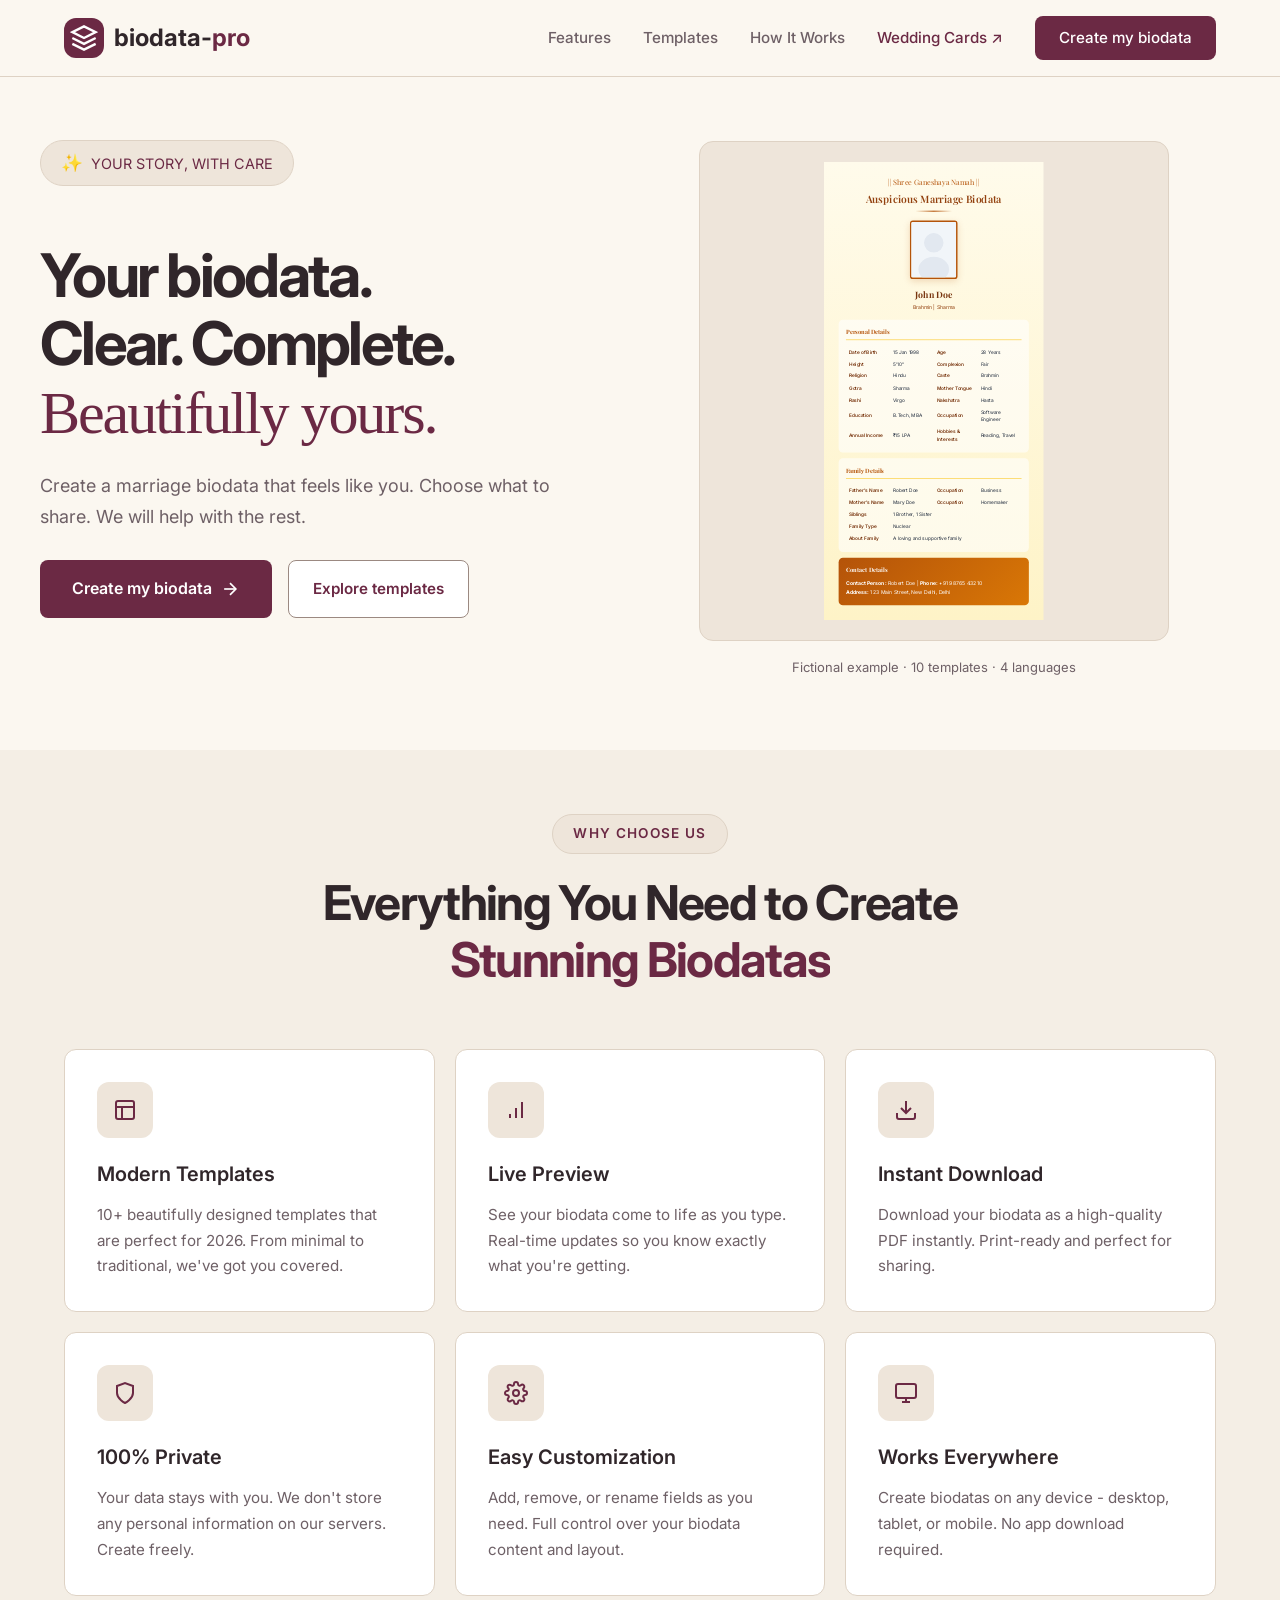
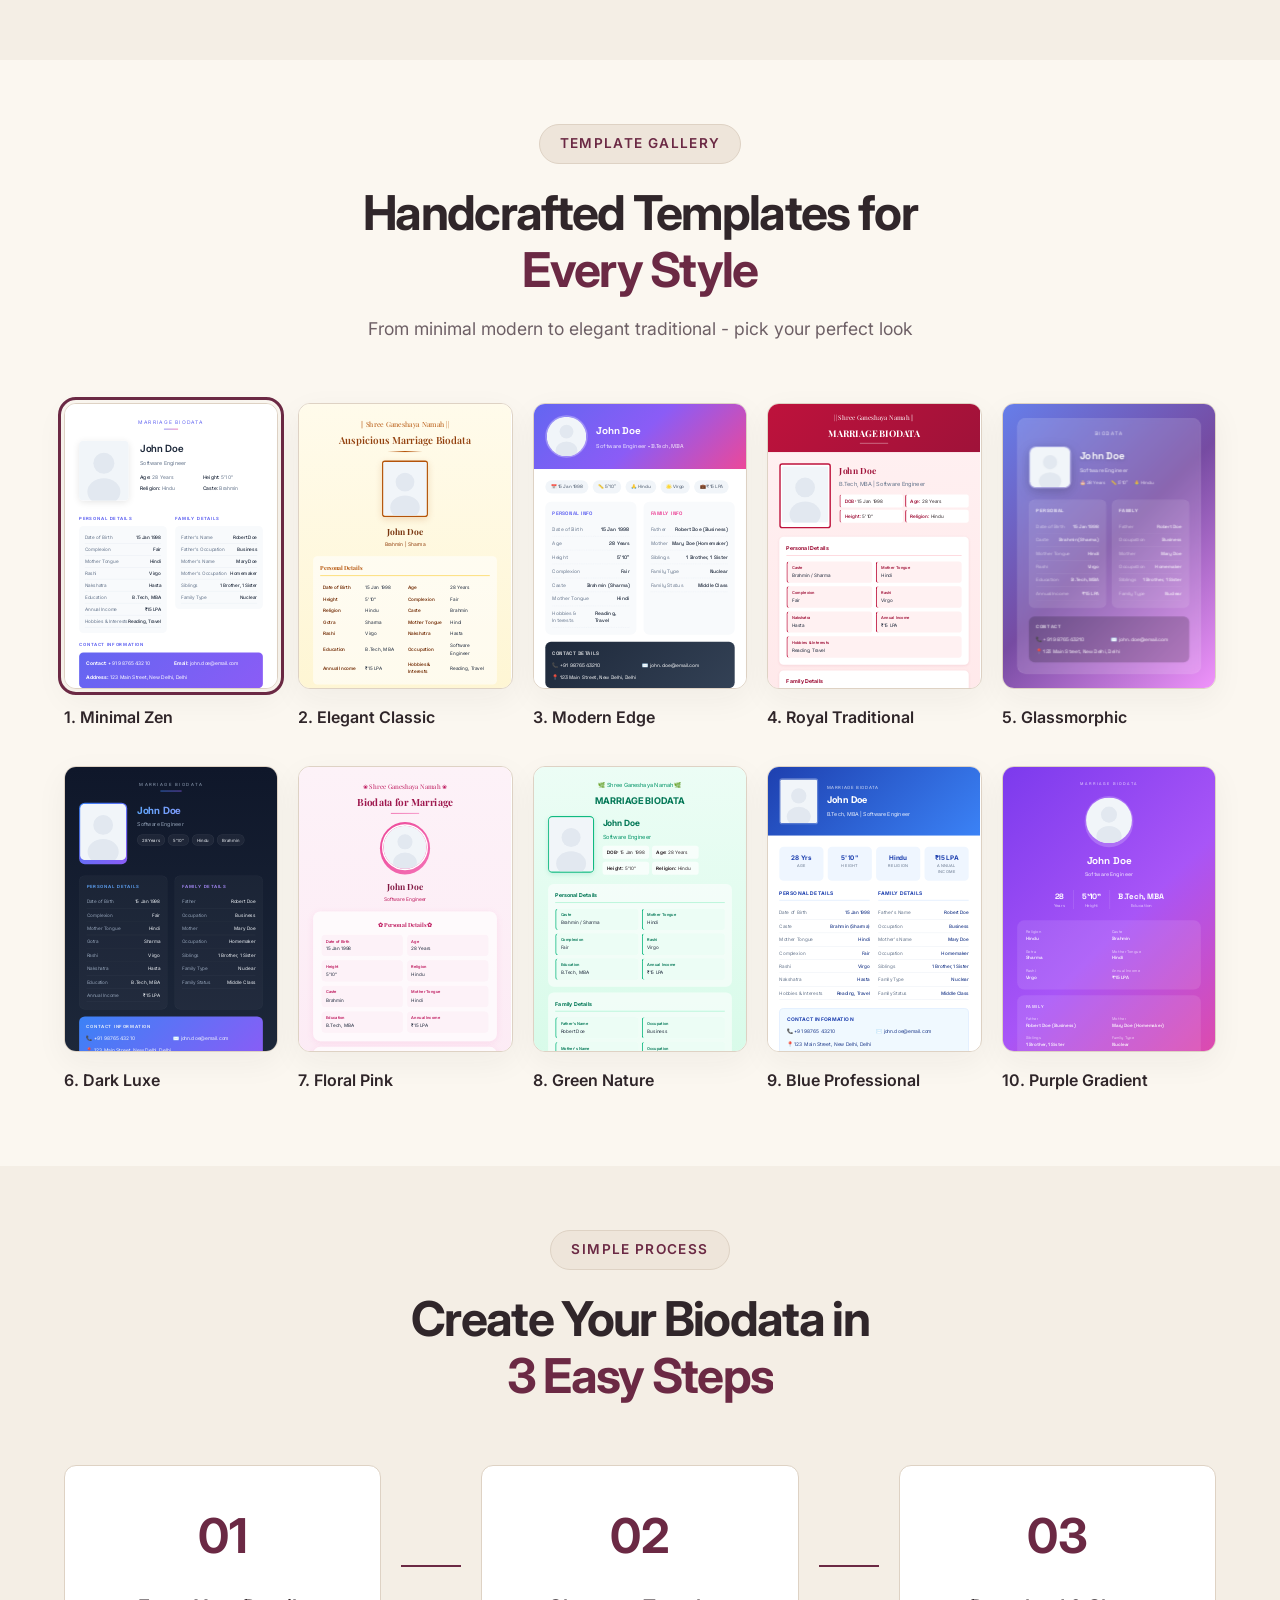
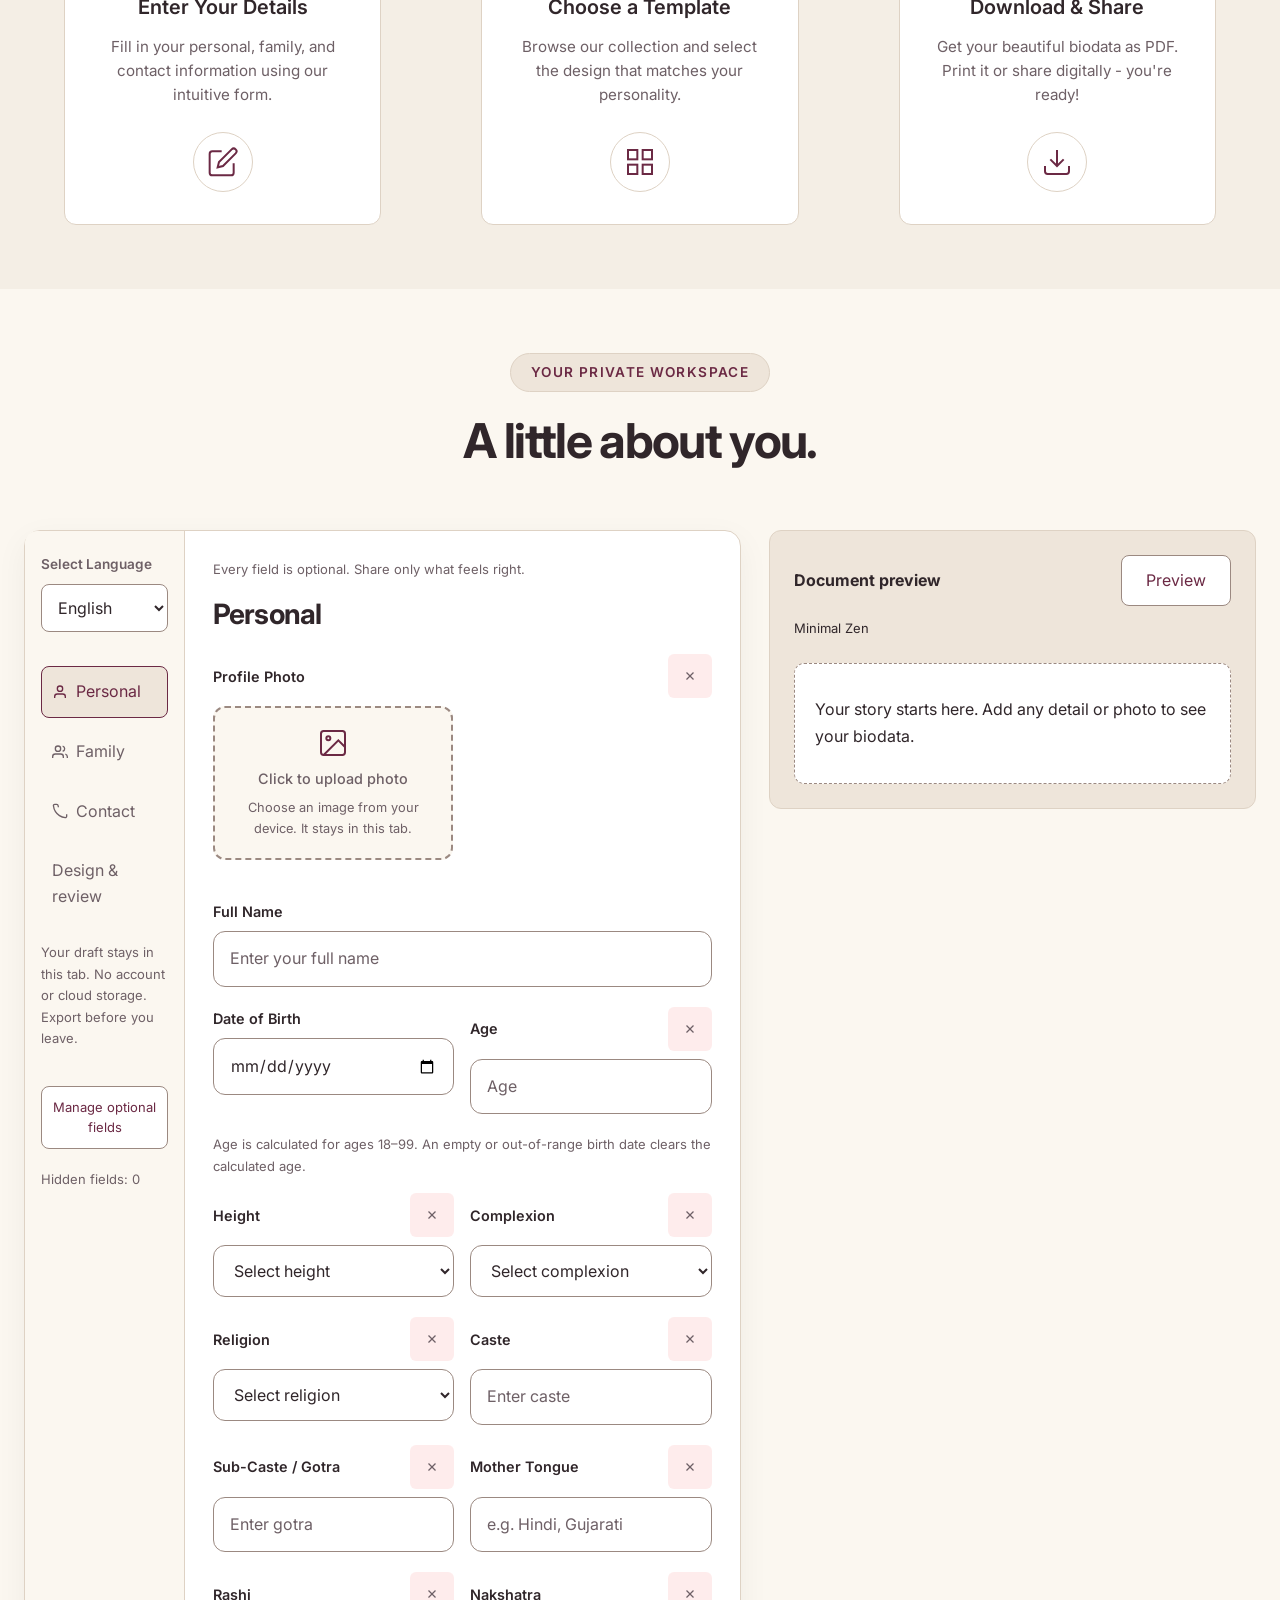
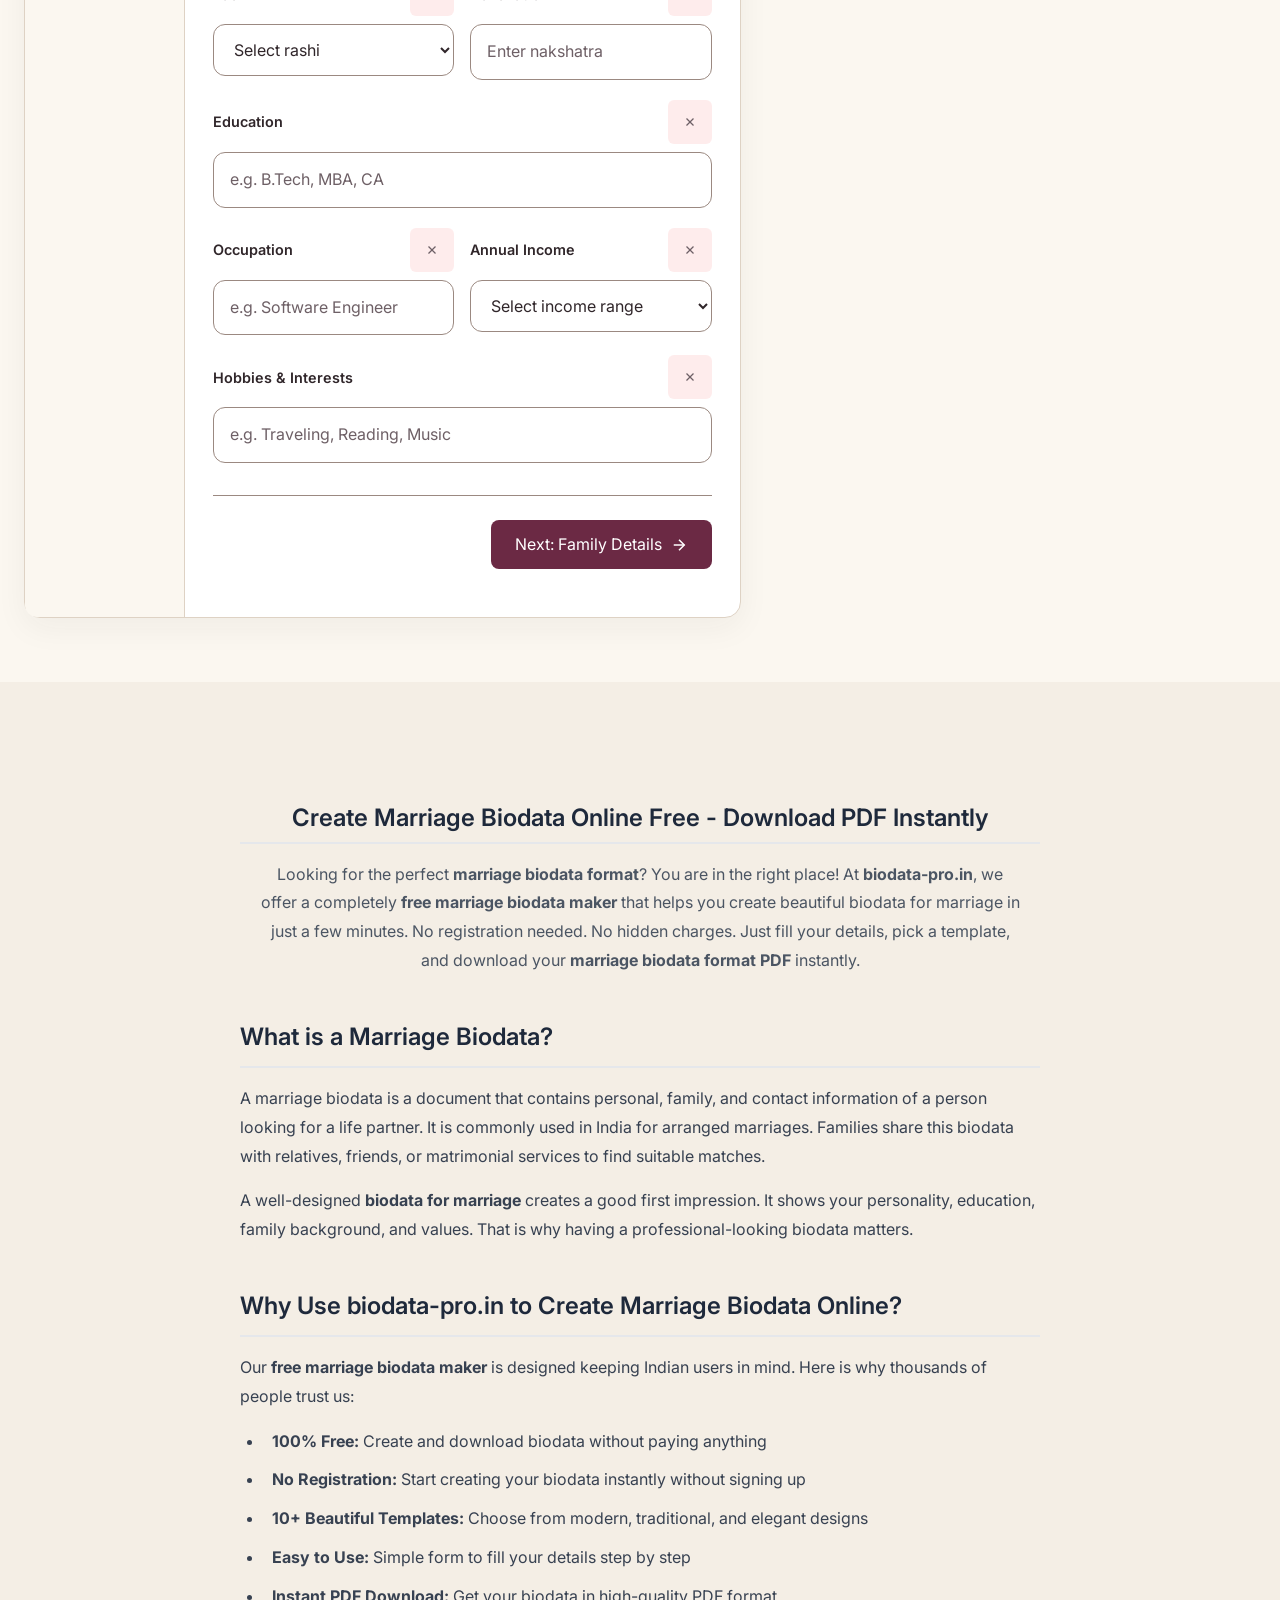
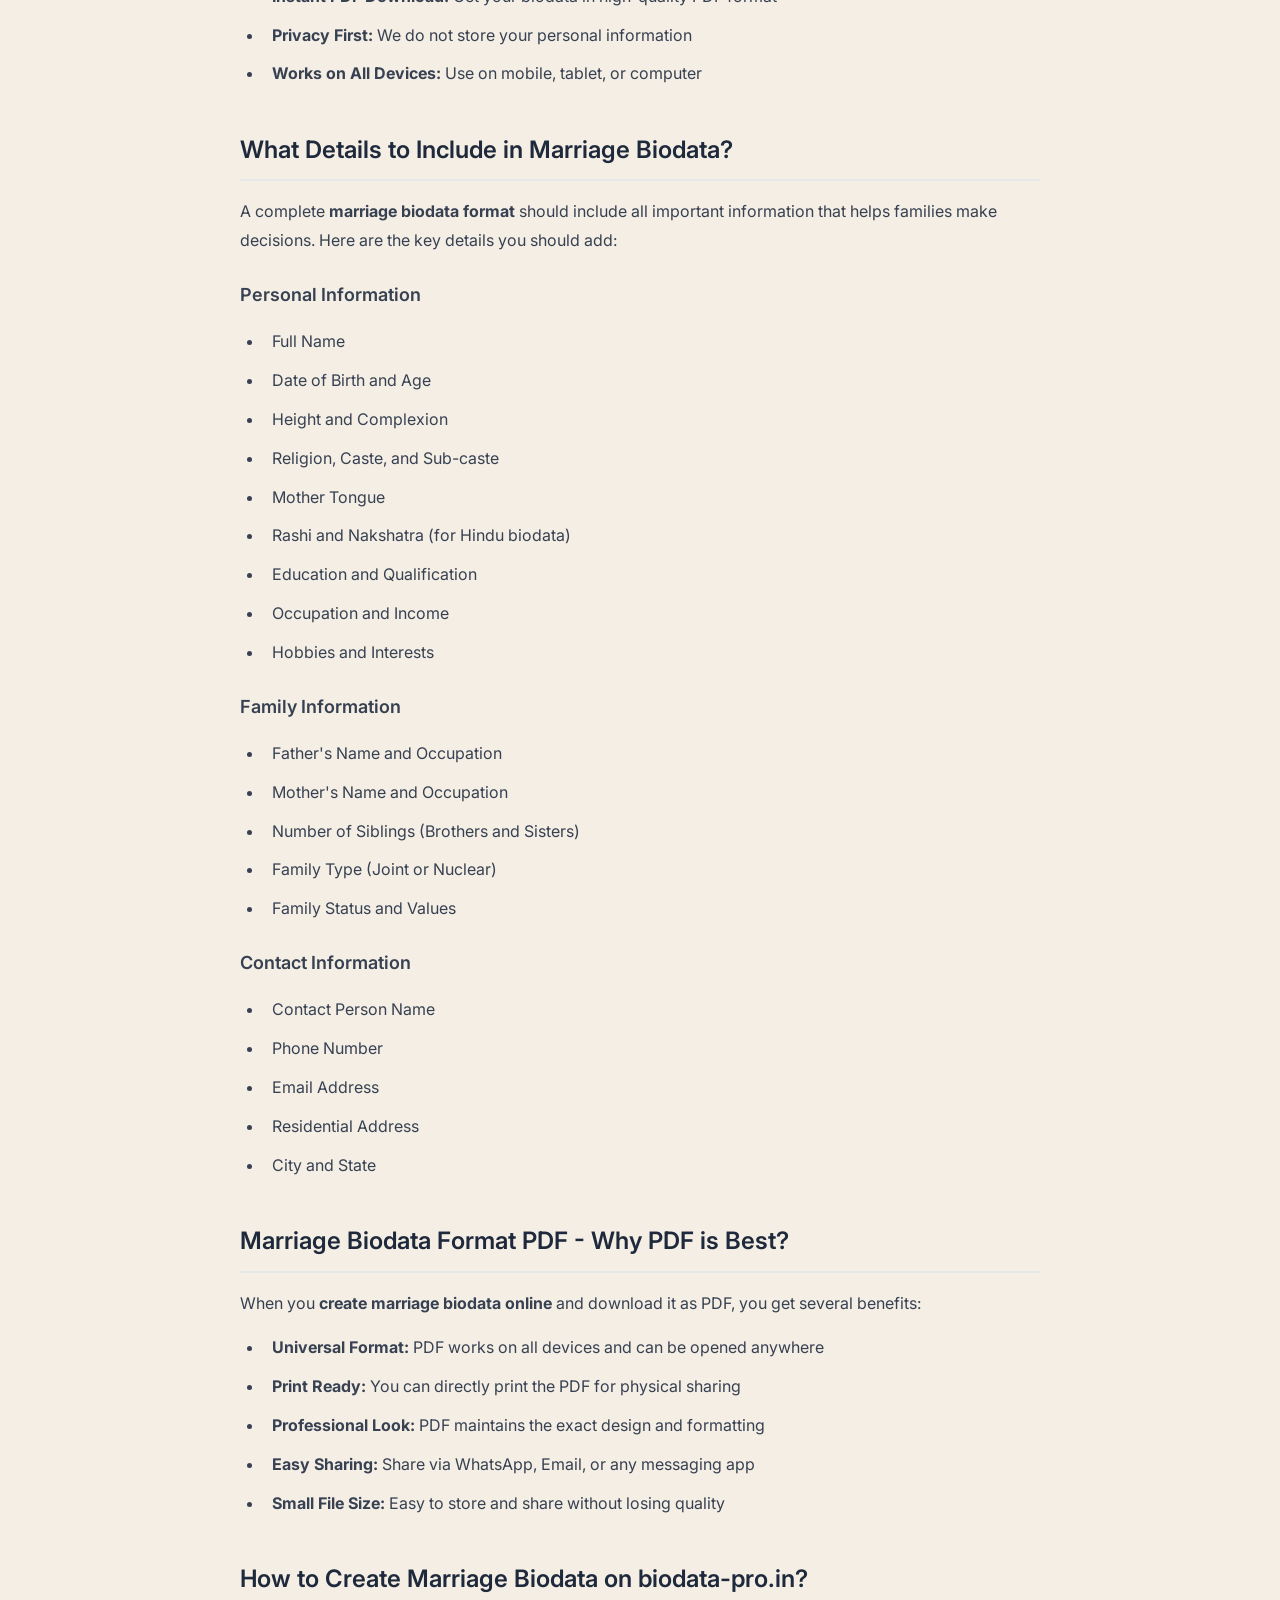
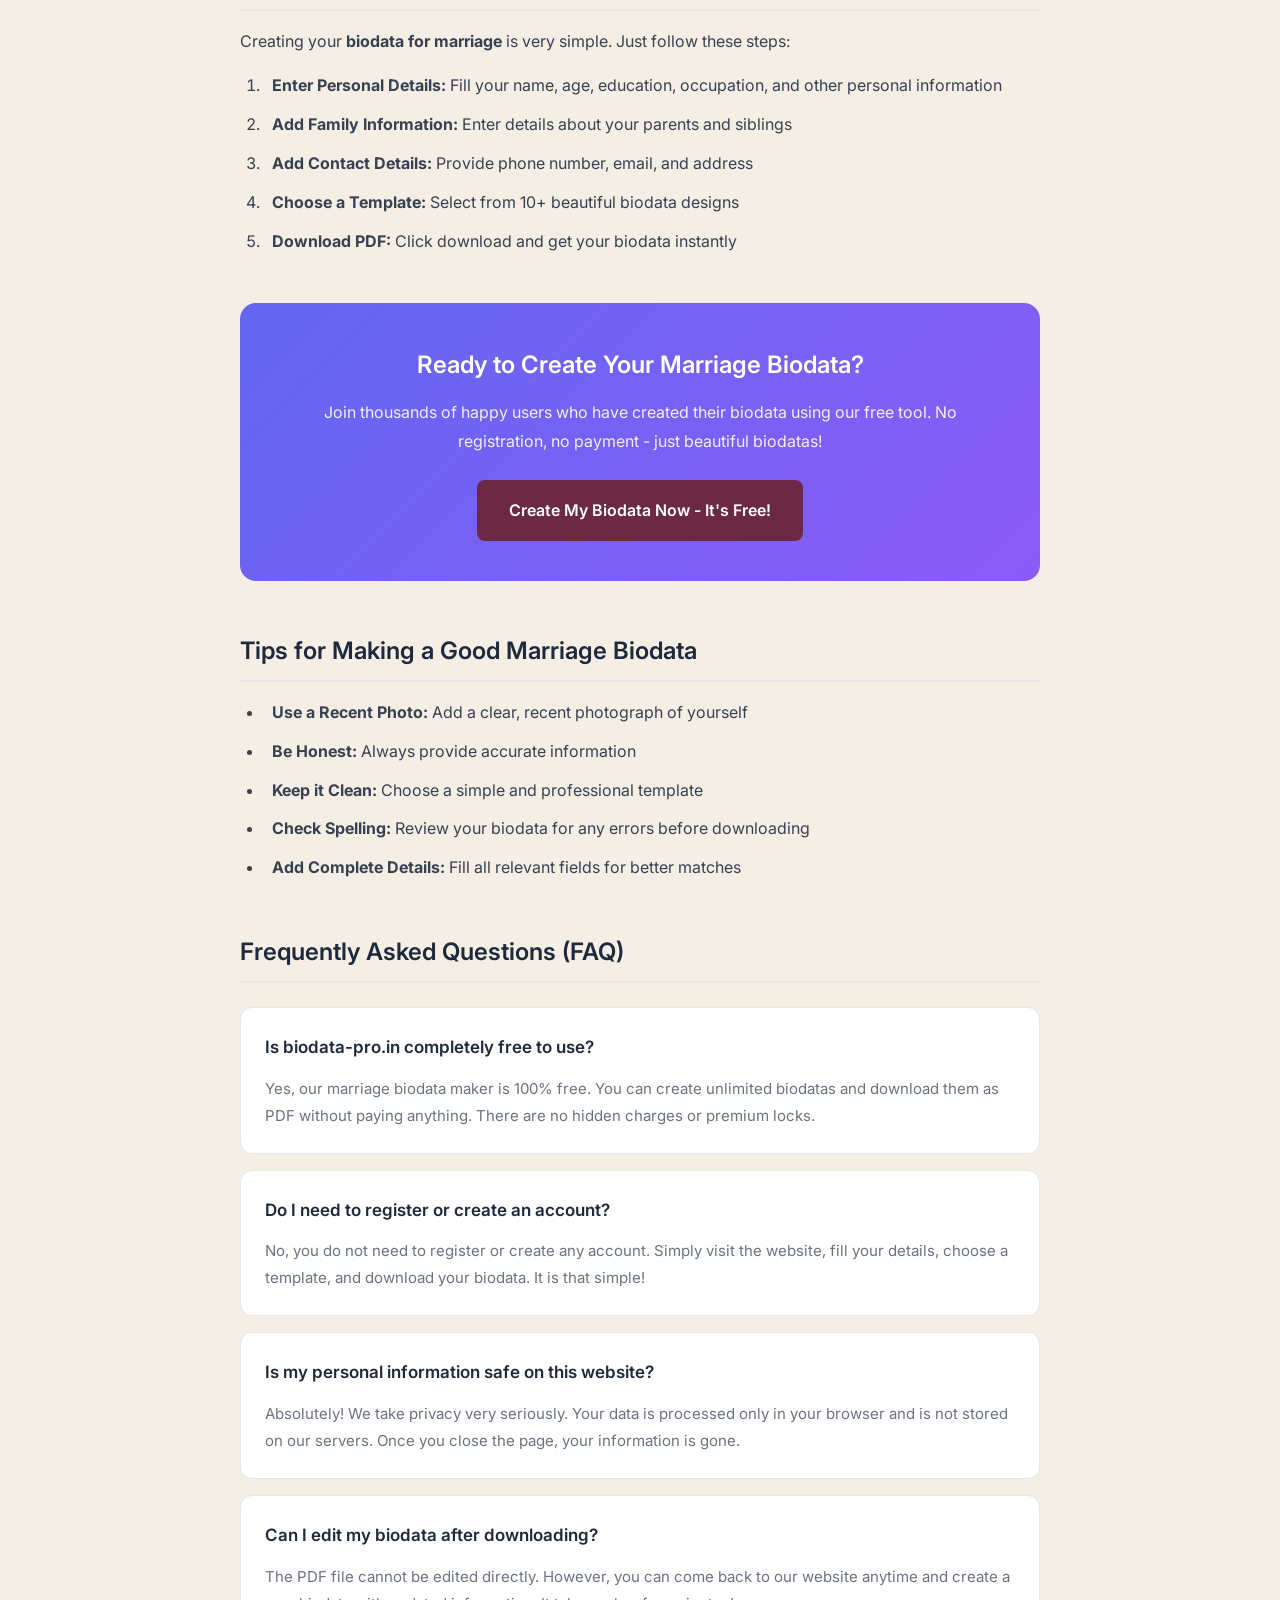
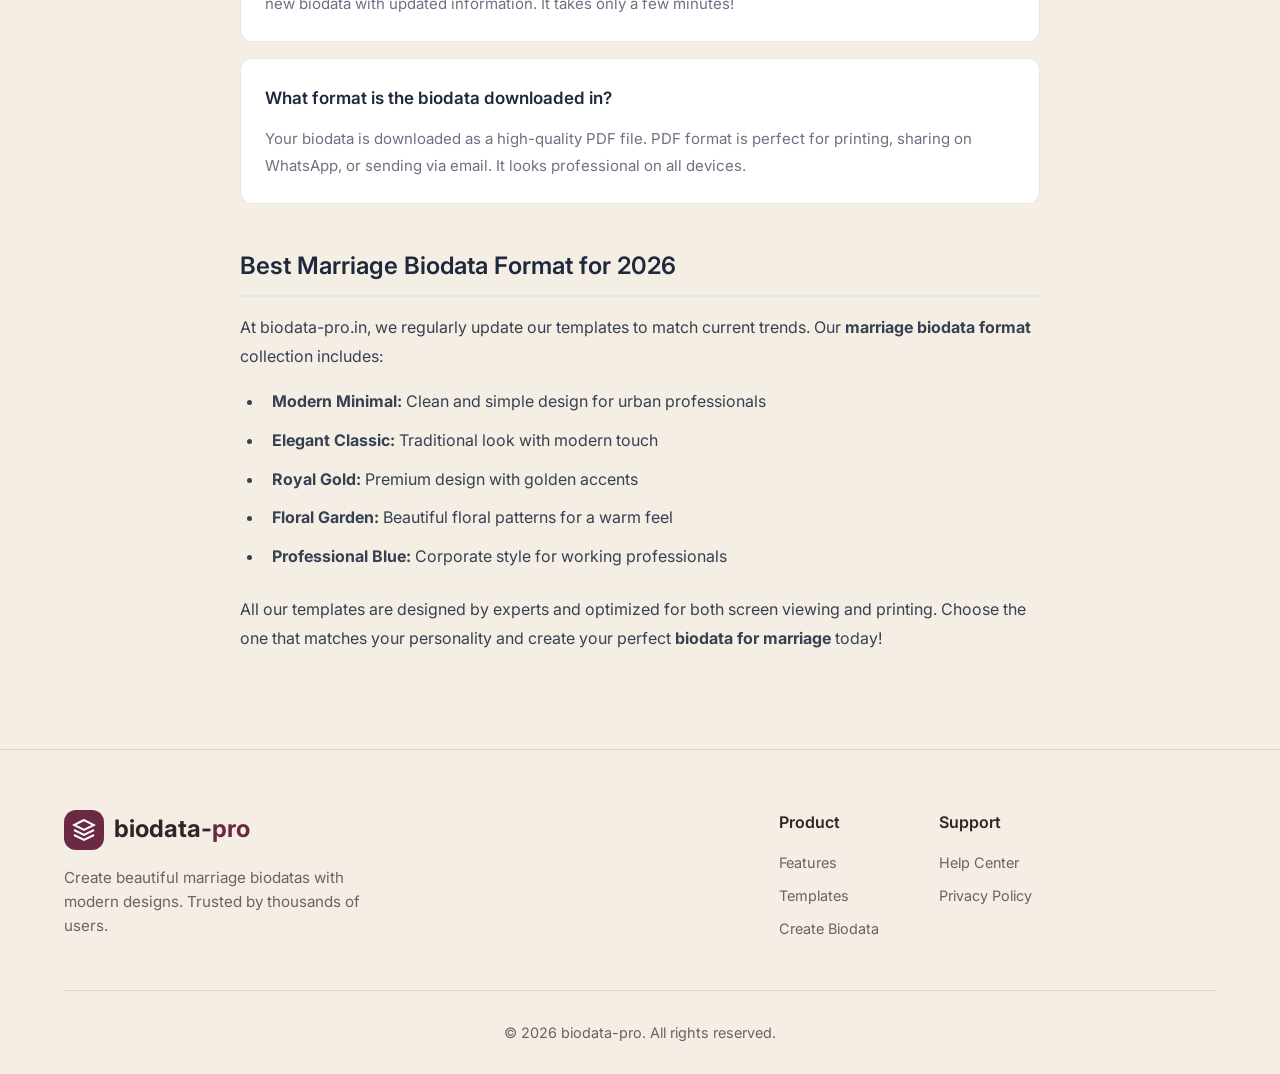
<file: index.html>
<!DOCTYPE html>
<html lang="en">
<head>
    <meta charset="UTF-8">
    <meta name="viewport" content="width=device-width, initial-scale=1.0">
    <!-- Google tag (gtag.js) -->
    <script async src="https://www.googletagmanager.com/gtag/js?id=G-VD3NJX5BDB"></script>
    <script>
        window.dataLayer = window.dataLayer || [];
        function gtag(){dataLayer.push(arguments);}
        gtag('js', new Date());

        gtag('config', 'G-VD3NJX5BDB');
    </script>
    
    <title>Marriage Biodata Format PDF | Free Biodata Maker Online</title>
    <meta name="description" content="Create marriage biodata online free. Download biodata for marriage in PDF format. 10+ templates, easy to use biodata maker at biodata-pro.in.">
    <meta name="keywords" content="marriage biodata format, create marriage biodata online, marriage biodata format pdf, biodata for marriage, free marriage biodata maker">
    <link rel="canonical" href="https://biodata-pro.in/">
    <meta property="og:type" content="website">
    <meta property="og:title" content="Marriage Biodata Format PDF | Free Biodata Maker Online">
    <meta property="og:description" content="Premium marriage biodata maker with 10+ modern templates, instant preview, and PDF download.">
    <meta property="og:url" content="https://biodata-pro.in/">
    <meta property="og:image" content="/assets/preview.png">
    <meta property="og:site_name" content="biodata-pro">
    <meta name="twitter:card" content="summary_large_image">
    <meta name="twitter:title" content="Marriage Biodata Format PDF | Free Biodata Maker Online">
    <meta name="twitter:description" content="Premium marriage biodata maker with 10+ modern templates, instant preview, and PDF download.">
    <meta name="twitter:image" content="/assets/preview.png">
    <meta name="twitter:site" content="@biodata_pro">
    
    <!-- Fonts -->
    <link rel="preconnect" href="https://fonts.googleapis.com">
    <link rel="preconnect" href="https://fonts.gstatic.com" crossorigin>
    <link href="https://fonts.googleapis.com/css2?family=Space+Grotesk:wght@300;400;500;600;700&family=Inter:wght@300;400;500;600;700&family=Playfair+Display:wght@400;500;600;700&display=swap" rel="stylesheet">
    
    <!-- Styles -->
    <link rel="stylesheet" href="./style.css">
    <link rel="stylesheet" href="./styles/clarity.css">
        <script type="application/ld+json">
        {
            "@context": "https://schema.org",
            "@graph": [
                {
                    "@type": "WebApplication",
                    "@id": "https://biodata-pro.in/#webapp",
                    "name": "biodata-pro Marriage Biodata Maker",
                    "url": "https://biodata-pro.in/",
                    "image": "https://biodata-pro.in/assets/preview.png",
                    "description": "Free marriage biodata maker with premium templates, live preview, and instant PDF download.",
                    "applicationCategory": "UtilityApplication",
                    "operatingSystem": "Web",
                    "keywords": [
                        "marriage biodata maker",
                        "marriage biodata format",
                        "create marriage biodata online",
                        "biodata for marriage"
                    ],
                    "creator": {
                        "@type": "Organization",
                        "name": "biodata-pro",
                        "url": "https://biodata-pro.in/"
                    },
                    "offers": {
                        "@type": "Offer",
                        "price": "0",
                        "priceCurrency": "INR"
                    },
                    "potentialAction": {
                        "@type": "UseAction",
                        "name": "Launch marriage biodata maker",
                        "target": {
                            "@type": "EntryPoint",
                            "urlTemplate": "https://biodata-pro.in/#create"
                        }
                    }
                },
                {
                    "@type": "FAQPage",
                    "@id": "https://biodata-pro.in/#faq",
                    "mainEntity": [
                        {
                            "@type": "Question",
                            "name": "Is biodata-pro.in completely free to use?",
                            "acceptedAnswer": {
                                "@type": "Answer",
                                "text": "Yes, our marriage biodata maker is 100% free with unlimited PDF downloads and no hidden charges."
                            }
                        },
                        {
                            "@type": "Question",
                            "name": "Do I need to register or create an account?",
                            "acceptedAnswer": {
                                "@type": "Answer",
                                "text": "No registration is required. Just open the marriage biodata maker, fill your details, and download the biodata."
                            }
                        },
                        {
                            "@type": "Question",
                            "name": "Is my personal information safe on this website?",
                            "acceptedAnswer": {
                                "@type": "Answer",
                                "text": "All information stays in your browser. We do not store any biodata details on our servers."
                            }
                        },
                        {
                            "@type": "Question",
                            "name": "Can I edit my biodata after downloading?",
                            "acceptedAnswer": {
                                "@type": "Answer",
                                "text": "You can return anytime to create a fresh biodata with updated details. The process takes only a few minutes."
                            }
                        },
                        {
                            "@type": "Question",
                            "name": "What format is the biodata downloaded in?",
                            "acceptedAnswer": {
                                "@type": "Answer",
                                "text": "Every biodata is delivered as a high-quality PDF that looks premium on print and digital screens."
                            }
                        }
                    ]
                },
                {
                    "@type": "HowTo",
                    "@id": "https://biodata-pro.in/#how-to",
                    "name": "How to create a marriage biodata online",
                    "description": "Follow three simple steps to build a premium marriage biodata maker PDF at biodata-pro.",
                    "totalTime": "PT5M",
                    "tool": [
                        {
                            "@type": "HowToTool",
                            "name": "biodata-pro marriage biodata maker"
                        }
                    ],
                    "supply": [
                        {
                            "@type": "HowToSupply",
                            "name": "Personal, family, and contact details"
                        }
                    ],
                    "step": [
                        {
                            "@type": "HowToStep",
                            "position": 1,
                            "name": "Enter your details",
                            "text": "Fill personal, family, and contact information using the guided marriage biodata form."
                        },
                        {
                            "@type": "HowToStep",
                            "position": 2,
                            "name": "Choose a template",
                            "text": "Browse 10+ minimal and modern layouts to find the biodata design that suits your style."
                        },
                        {
                            "@type": "HowToStep",
                            "position": 3,
                            "name": "Download & share",
                            "text": "Preview the biodata, download the PDF, and share it digitally or print it for meetings."
                        }
                    ]
                }
            ]
        }
        </script>
</head>
<body class="clarity">
    <a class="skip-link" href="#create" data-i18n="skip">Skip to biodata creator</a>
    <!-- Navigation -->
    <nav class="navbar">
        <div class="nav-container">
            <a href="#" class="nav-logo">
                <div class="logo-icon">
                    <svg width="28" height="28" viewBox="0 0 24 24" fill="none" stroke="currentColor" stroke-width="2">
                        <path d="M12 2L2 7l10 5 10-5-10-5z"/>
                        <path d="M2 17l10 5 10-5"/>
                        <path d="M2 12l10 5 10-5"/>
                    </svg>
                </div>
                <span>biodata-<span class="logo-accent">pro</span></span>
            </a>
            <div class="nav-links">
                <a href="#features">Features</a>
                <a href="#templates">Templates</a>
                <a href="#how-it-works">How It Works</a>
                <a href="./wedding-card.html" class="nav-link-special">Wedding Cards ↗</a>
                <a href="#create" class="nav-cta">Create Now</a>
            </div>
            <button class="mobile-menu-btn" id="mobileMenuBtn" aria-label="Toggle menu" aria-expanded="false" aria-controls="mobileMenu">
                <svg class="menu-icon" width="24" height="24" viewBox="0 0 24 24" fill="none" stroke="currentColor" stroke-width="2">
                    <line x1="3" y1="12" x2="21" y2="12"/>
                    <line x1="3" y1="6" x2="21" y2="6"/>
                    <line x1="3" y1="18" x2="21" y2="18"/>
                </svg>
                <svg class="close-icon" width="24" height="24" viewBox="0 0 24 24" fill="none" stroke="currentColor" stroke-width="2" style="display:none;">
                    <line x1="18" y1="6" x2="6" y2="18"/>
                    <line x1="6" y1="6" x2="18" y2="18"/>
                </svg>
            </button>
        </div>
        <!-- Mobile Menu Overlay -->
        <div class="mobile-menu" id="mobileMenu">
            <a href="#features" class="mobile-menu-link">Features</a>
            <a href="#templates" class="mobile-menu-link">Templates</a>
            <a href="#how-it-works" class="mobile-menu-link">How It Works</a>
            <a href="./wedding-card.html" class="mobile-menu-link" data-i18n="weddingCards">Wedding cards</a>
            <a href="./privacy.html" class="mobile-menu-link" data-i18n="privacy">Privacy</a>
            <a href="#create" class="mobile-menu-cta">Create Now</a>
        </div>
    </nav>

    <!-- Hero Section -->
    <section class="hero">
        <div class="hero-bg">
            <div class="gradient-orb orb-1"></div>
            <div class="gradient-orb orb-2"></div>
            <div class="gradient-orb orb-3"></div>
        </div>
        <div class="hero-container">
            <div class="hero-badge">
                <span class="badge-icon">✨</span>
                <span>Create Biodatas Today</span>
            </div>
            <h1 class="hero-title">
                Create Your <span class="gradient-text">Perfect</span><br>
                Marriage Biodata
            </h1>
            <p class="hero-subtitle">
                Design stunning, modern biodatas with our friendly templates. 
                Easy customization, live preview, instant PDF download.
            </p>
            <div class="hero-actions">
                <a href="#create" class="btn btn-primary btn-large">
                    <span>Create My Biodata</span>
                    <svg width="20" height="20" viewBox="0 0 24 24" fill="none" stroke="currentColor" stroke-width="2">
                        <path d="M5 12h14"/>
                        <path d="M12 5l7 7-7 7"/>
                    </svg>
                </a>
                <a href="#templates" class="btn btn-glass">
                    <span>View Templates</span>
                </a>
            </div>
            <!-- <div class="hero-stats">
                <div class="stat">
                    <span class="stat-number">50K+</span>
                    <span class="stat-label">Happy Users</span>
                </div>
                <div class="stat-divider"></div>
                <div class="stat">
                    <span class="stat-number">10+</span>
                    <span class="stat-label">Premium Templates</span>
                </div>
                <div class="stat-divider"></div>
                <div class="stat">
                    <span class="stat-number">4.9</span>
                    <span class="stat-label">User Rating</span>
                </div>
            </div> -->
        </div>
        <div class="hero-visual">
            <div class="hero-document-stage" aria-hidden="true"><div id="heroDocument"></div></div>
            <p class="demo-label" data-i18n="demoLabel">Fictional example · 10 templates · 4 languages</p>
        </div>
    </section>

    <!-- Features Section -->
    <section class="features" id="features">
        <div class="container">
            <div class="section-header">
                <span class="section-badge">Why Choose Us</span>
                <h2 class="section-title">Everything You Need to Create<br><span class="gradient-text">Stunning Biodatas</span></h2>
            </div>
            <div class="features-grid">
                <div class="feature-card">
                    <div class="feature-icon gradient-bg">
                        <svg width="24" height="24" viewBox="0 0 24 24" fill="none" stroke="currentColor" stroke-width="2">
                            <rect x="3" y="3" width="18" height="18" rx="2" ry="2"/>
                            <line x1="3" y1="9" x2="21" y2="9"/>
                            <line x1="9" y1="21" x2="9" y2="9"/>
                        </svg>
                    </div>
                    <h3>Modern Templates</h3>
                    <p>10+ beautifully designed templates that are perfect for 2026. From minimal to traditional, we've got you covered.</p>
                </div>
                <div class="feature-card">
                    <div class="feature-icon gradient-bg">
                        <svg width="24" height="24" viewBox="0 0 24 24" fill="none" stroke="currentColor" stroke-width="2">
                            <path d="M12 20V10"/>
                            <path d="M18 20V4"/>
                            <path d="M6 20v-4"/>
                        </svg>
                    </div>
                    <h3>Live Preview</h3>
                    <p>See your biodata come to life as you type. Real-time updates so you know exactly what you're getting.</p>
                </div>
                <div class="feature-card">
                    <div class="feature-icon gradient-bg">
                        <svg width="24" height="24" viewBox="0 0 24 24" fill="none" stroke="currentColor" stroke-width="2">
                            <path d="M21 15v4a2 2 0 0 1-2 2H5a2 2 0 0 1-2-2v-4"/>
                            <polyline points="7 10 12 15 17 10"/>
                            <line x1="12" y1="15" x2="12" y2="3"/>
                        </svg>
                    </div>
                    <h3>Instant Download</h3>
                    <p>Download your biodata as a high-quality PDF instantly. Print-ready and perfect for sharing.</p>
                </div>
                <div class="feature-card">
                    <div class="feature-icon gradient-bg">
                        <svg width="24" height="24" viewBox="0 0 24 24" fill="none" stroke="currentColor" stroke-width="2">
                            <path d="M12 22s8-4 8-10V5l-8-3-8 3v7c0 6 8 10 8 10z"/>
                        </svg>
                    </div>
                    <h3>100% Private</h3>
                    <p>Your data stays with you. We don't store any personal information on our servers. Create freely.</p>
                </div>
                <div class="feature-card">
                    <div class="feature-icon gradient-bg">
                        <svg width="24" height="24" viewBox="0 0 24 24" fill="none" stroke="currentColor" stroke-width="2">
                            <circle cx="12" cy="12" r="3"/>
                            <path d="M19.4 15a1.65 1.65 0 0 0 .33 1.82l.06.06a2 2 0 0 1 0 2.83 2 2 0 0 1-2.83 0l-.06-.06a1.65 1.65 0 0 0-1.82-.33 1.65 1.65 0 0 0-1 1.51V21a2 2 0 0 1-2 2 2 2 0 0 1-2-2v-.09A1.65 1.65 0 0 0 9 19.4a1.65 1.65 0 0 0-1.82.33l-.06.06a2 2 0 0 1-2.83 0 2 2 0 0 1 0-2.83l.06-.06a1.65 1.65 0 0 0 .33-1.82 1.65 1.65 0 0 0-1.51-1H3a2 2 0 0 1-2-2 2 2 0 0 1 2-2h.09A1.65 1.65 0 0 0 4.6 9a1.65 1.65 0 0 0-.33-1.82l-.06-.06a2 2 0 0 1 0-2.83 2 2 0 0 1 2.83 0l.06.06a1.65 1.65 0 0 0 1.82.33H9a1.65 1.65 0 0 0 1-1.51V3a2 2 0 0 1 2-2 2 2 0 0 1 2 2v.09a1.65 1.65 0 0 0 1 1.51 1.65 1.65 0 0 0 1.82-.33l.06-.06a2 2 0 0 1 2.83 0 2 2 0 0 1 0 2.83l-.06.06a1.65 1.65 0 0 0-.33 1.82V9a1.65 1.65 0 0 0 1.51 1H21a2 2 0 0 1 2 2 2 2 0 0 1-2 2h-.09a1.65 1.65 0 0 0-1.51 1z"/>
                        </svg>
                    </div>
                    <h3>Easy Customization</h3>
                    <p>Add, remove, or rename fields as you need. Full control over your biodata content and layout.</p>
                </div>
                <div class="feature-card">
                    <div class="feature-icon gradient-bg">
                        <svg width="24" height="24" viewBox="0 0 24 24" fill="none" stroke="currentColor" stroke-width="2">
                            <rect x="2" y="3" width="20" height="14" rx="2" ry="2"/>
                            <line x1="8" y1="21" x2="16" y2="21"/>
                            <line x1="12" y1="17" x2="12" y2="21"/>
                        </svg>
                    </div>
                    <h3>Works Everywhere</h3>
                    <p>Create biodatas on any device - desktop, tablet, or mobile. No app download required.</p>
                </div>
            </div>
        </div>
    </section>

    <div class="mobile-reorder-sections">
    <!-- Templates Preview Section -->
    <section class="templates-section" id="templates">
        <div class="container">
            <div class="section-header">
                <span class="section-badge">Template Gallery</span>
                <h2 class="section-title">Handcrafted Templates for<br><span class="gradient-text">Every Style</span></h2>
                <p class="section-desc">From minimal modern to elegant traditional - pick your perfect look</p>
            </div>
            <div class="templates-showcase">
                <div class="template-preview-grid" id="templateGallery">
                    <!-- Templates will be rendered by JavaScript -->
                </div>
            </div>
        </div>
    </section>

    <!-- How It Works Section -->
    <section class="how-it-works" id="how-it-works">
        <div class="container">
            <div class="section-header">
                <span class="section-badge">Simple Process</span>
                <h2 class="section-title">Create Your Biodata in<br><span class="gradient-text">3 Easy Steps</span></h2>
            </div>
            <div class="steps-container">
                <div class="step">
                    <div class="step-number">01</div>
                    <div class="step-content">
                        <h3>Enter Your Details</h3>
                        <p>Fill in your personal, family, and contact information using our intuitive form.</p>
                    </div>
                    <div class="step-icon">
                        <svg width="32" height="32" viewBox="0 0 24 24" fill="none" stroke="currentColor" stroke-width="1.5">
                            <path d="M11 4H4a2 2 0 0 0-2 2v14a2 2 0 0 0 2 2h14a2 2 0 0 0 2-2v-7"/>
                            <path d="M18.5 2.5a2.121 2.121 0 0 1 3 3L12 15l-4 1 1-4 9.5-9.5z"/>
                        </svg>
                    </div>
                </div>
                <div class="step-connector"></div>
                <div class="step">
                    <div class="step-number">02</div>
                    <div class="step-content">
                        <h3>Choose a Template</h3>
                        <p>Browse our collection and select the design that matches your personality.</p>
                    </div>
                    <div class="step-icon">
                        <svg width="32" height="32" viewBox="0 0 24 24" fill="none" stroke="currentColor" stroke-width="1.5">
                            <rect x="3" y="3" width="7" height="7"/>
                            <rect x="14" y="3" width="7" height="7"/>
                            <rect x="14" y="14" width="7" height="7"/>
                            <rect x="3" y="14" width="7" height="7"/>
                        </svg>
                    </div>
                </div>
                <div class="step-connector"></div>
                <div class="step">
                    <div class="step-number">03</div>
                    <div class="step-content">
                        <h3>Download & Share</h3>
                        <p>Get your beautiful biodata as PDF. Print it or share digitally - you're ready!</p>
                    </div>
                    <div class="step-icon">
                        <svg width="32" height="32" viewBox="0 0 24 24" fill="none" stroke="currentColor" stroke-width="1.5">
                            <path d="M21 15v4a2 2 0 0 1-2 2H5a2 2 0 0 1-2-2v-4"/>
                            <polyline points="7 10 12 15 17 10"/>
                            <line x1="12" y1="15" x2="12" y2="3"/>
                        </svg>
                    </div>
                </div>
            </div>
        </div>
    </section>

    <!-- Biodata Creator Section -->
    <section class="creator-section" id="create">
        <div class="container">
            <div class="section-header">
                <span class="section-badge">Let's Create</span>
                <h2 class="section-title">Start Building Your<br><span class="gradient-text">Perfect Biodata</span></h2>
            </div>
            <div class="creator-wrapper">
                <!-- Form Panel -->
                <div class="form-panel">
                    <div class="form-header">
                        <div class="language-control">
                            <label for="languageSelect" data-i18n="selectLanguage">Select Language</label>
                            <select id="languageSelect" aria-label="Select biodata language">
                                <option value="en">English</option>
                                <option value="hi">हिन्दी</option>
                                <option value="gu">ગુજરાતી</option>
                                <option value="mr">मराठी</option>
                            </select>
                        </div>
                        <div class="form-tabs">
                            <button class="form-tab active" data-tab="personal">
                                <svg width="16" height="16" viewBox="0 0 24 24" fill="none" stroke="currentColor" stroke-width="2">
                                    <path d="M20 21v-2a4 4 0 0 0-4-4H8a4 4 0 0 0-4 4v2"/>
                                    <circle cx="12" cy="7" r="4"/>
                                </svg>
                                <span>Personal</span>
                            </button>
                            <button class="form-tab" data-tab="family">
                                <svg width="16" height="16" viewBox="0 0 24 24" fill="none" stroke="currentColor" stroke-width="2">
                                    <path d="M17 21v-2a4 4 0 0 0-4-4H5a4 4 0 0 0-4 4v2"/>
                                    <circle cx="9" cy="7" r="4"/>
                                    <path d="M23 21v-2a4 4 0 0 0-3-3.87"/>
                                    <path d="M16 3.13a4 4 0 0 1 0 7.75"/>
                                </svg>
                                <span>Family</span>
                            </button>
                            <button class="form-tab" data-tab="contact">
                                <svg width="16" height="16" viewBox="0 0 24 24" fill="none" stroke="currentColor" stroke-width="2">
                                    <path d="M22 16.92v3a2 2 0 0 1-2.18 2 19.79 19.79 0 0 1-8.63-3.07 19.5 19.5 0 0 1-6-6 19.79 19.79 0 0 1-3.07-8.67A2 2 0 0 1 4.11 2h3a2 2 0 0 1 2 1.72 12.84 12.84 0 0 0 .7 2.81"/>
                                </svg>
                                <span>Contact</span>
                            </button>
                            <button type="button" class="form-tab" data-tab="review"><span data-i18n="review">Design &amp; review</span></button>
                        </div>
                        <p class="draft-notice" data-i18n="draftNotice">Your draft stays in this tab. No account or cloud storage. Export before you leave.</p>
                        <button type="button" id="manageFields" class="btn btn-outline" data-manage-fields data-i18n="manageFields">Manage optional fields</button>
                        <p id="hiddenCount" class="helper-text"></p>
                        <button type="button" class="btn btn-outline mobile-preview-button" data-preview data-i18n="preview">Preview</button>
                    </div>
                    
                    <form id="biodataForm" class="biodata-form" novalidate>
                        <p class="optional-hint" data-i18n="optionalHint">Every field is optional. Share only what feels right.</p>
                        <!-- Personal Details Tab -->
                        <div class="form-tab-content active" id="personalTab">
                            <div class="form-group photo-upload-group" data-field="photo">
                                <div class="field-label-row">
                                    <label for="photoInput">Profile Photo</label>
                                    <button type="button" class="field-remove-btn" title="Remove this field">
                                        <svg width="14" height="14" viewBox="0 0 24 24" fill="none" stroke="currentColor" stroke-width="2"><line x1="18" y1="6" x2="6" y2="18"/><line x1="6" y1="6" x2="18" y2="18"/></svg>
                                    </button>
                                </div>
                                <input type="file" id="photoInput" accept="image/*" hidden>
                                <button type="button" class="photo-upload" id="photoUploadArea" aria-describedby="photoError">
                                    <div class="photo-placeholder" id="photoPlaceholder">
                                        <svg width="32" height="32" viewBox="0 0 24 24" fill="none" stroke="currentColor" stroke-width="1.5">
                                            <rect x="3" y="3" width="18" height="18" rx="2" ry="2"/>
                                            <circle cx="8.5" cy="8.5" r="1.5"/>
                                            <polyline points="21 15 16 10 5 21"/>
                                        </svg>
                                        <span>Click to upload photo</span>
                                        <small data-i18n="imageHint">Choose an image from your device. It stays in this tab.</small>
                                    </div>
                                    <img id="photoPreview" class="photo-preview" alt="Preview" hidden>
                                </button>
                                <button type="button" id="removePhoto" class="btn btn-outline" data-i18n="clearPhoto" hidden>Remove photo</button>
                                <p id="photoError" class="field-error" role="alert"></p>
                            </div>
                            
                            <div class="form-row">
                                <div class="form-group" data-field="fullName">
                                    <label for="fullName">Full Name</label>
                                    <input type="text" id="fullName" placeholder="Enter your full name">
                                </div>
                            </div>
                            
                            <div class="form-row two-col">
                                <div class="form-group" data-field="dob">
                                    <label for="dob">Date of Birth</label>
                                    <input type="date" id="dob" aria-describedby="ageHint">
                                </div>
                                <div class="form-group" data-field="age">
                                    <div class="field-label-row">
                                        <label for="age">Age</label>
                                        <button type="button" class="field-remove-btn" title="Remove this field">
                                            <svg width="14" height="14" viewBox="0 0 24 24" fill="none" stroke="currentColor" stroke-width="2"><line x1="18" y1="6" x2="6" y2="18"/><line x1="6" y1="6" x2="18" y2="18"/></svg>
                                        </button>
                                    </div>
                                    <input type="number" id="age" placeholder="e.g. 25" min="18" max="99" aria-describedby="ageHint">
                                </div>
                            </div>
                            <p id="ageHint" class="helper-text" data-i18n="ageHint">Age is calculated for ages 18–99. An empty or out-of-range birth date clears the calculated age.</p>
                            
                            <div class="form-row two-col">
                                <div class="form-group" data-field="height">
                                    <div class="field-label-row">
                                        <label for="height">Height</label>
                                        <button type="button" class="field-remove-btn" title="Remove this field">
                                            <svg width="14" height="14" viewBox="0 0 24 24" fill="none" stroke="currentColor" stroke-width="2"><line x1="18" y1="6" x2="6" y2="18"/><line x1="6" y1="6" x2="18" y2="18"/></svg>
                                        </button>
                                    </div>
                                    <select id="height">
                                        <option value="">Select height</option>
                                        <option value="4'6&quot; (137 cm)">4'6" (137 cm)</option>
                                        <option value="4'7&quot; (140 cm)">4'7" (140 cm)</option>
                                        <option value="4'8&quot; (142 cm)">4'8" (142 cm)</option>
                                        <option value="4'9&quot; (145 cm)">4'9" (145 cm)</option>
                                        <option value="4'10&quot; (147 cm)">4'10" (147 cm)</option>
                                        <option value="4'11&quot; (150 cm)">4'11" (150 cm)</option>
                                        <option value="5'0&quot; (152 cm)">5'0" (152 cm)</option>
                                        <option value="5'1&quot; (155 cm)">5'1" (155 cm)</option>
                                        <option value="5'2&quot; (157 cm)">5'2" (157 cm)</option>
                                        <option value="5'3&quot; (160 cm)">5'3" (160 cm)</option>
                                        <option value="5'4&quot; (163 cm)">5'4" (163 cm)</option>
                                        <option value="5'5&quot; (165 cm)">5'5" (165 cm)</option>
                                        <option value="5'6&quot; (168 cm)">5'6" (168 cm)</option>
                                        <option value="5'7&quot; (170 cm)">5'7" (170 cm)</option>
                                        <option value="5'8&quot; (173 cm)">5'8" (173 cm)</option>
                                        <option value="5'9&quot; (175 cm)">5'9" (175 cm)</option>
                                        <option value="5'10&quot; (178 cm)">5'10" (178 cm)</option>
                                        <option value="5'11&quot; (180 cm)">5'11" (180 cm)</option>
                                        <option value="6'0&quot; (183 cm)">6'0" (183 cm)</option>
                                        <option value="6'1&quot; (185 cm)">6'1" (185 cm)</option>
                                        <option value="6'2&quot; (188 cm)">6'2" (188 cm)</option>
                                        <option value="6'3&quot; (191 cm)">6'3" (191 cm)</option>
                                        <option value="6'4&quot; (193 cm)">6'4" (193 cm)</option>
                                    </select>
                                </div>
                                <div class="form-group" data-field="complexion">
                                    <div class="field-label-row">
                                        <label for="complexion">Complexion</label>
                                        <button type="button" class="field-remove-btn" title="Remove this field">
                                            <svg width="14" height="14" viewBox="0 0 24 24" fill="none" stroke="currentColor" stroke-width="2"><line x1="18" y1="6" x2="6" y2="18"/><line x1="6" y1="6" x2="18" y2="18"/></svg>
                                        </button>
                                    </div>
                                    <select id="complexion">
                                        <option value="">Select complexion</option>
                                        <option value="Very Fair">Very Fair</option>
                                        <option value="Fair">Fair</option>
                                        <option value="Wheatish">Wheatish</option>
                                        <option value="Wheatish Brown">Wheatish Brown</option>
                                        <option value="Dark">Dark</option>
                                    </select>
                                </div>
                            </div>
                            
                            <div class="form-row two-col">
                                <div class="form-group" data-field="religion">
                                    <div class="field-label-row">
                                        <label for="religion">Religion</label>
                                        <button type="button" class="field-remove-btn" title="Remove this field">
                                            <svg width="14" height="14" viewBox="0 0 24 24" fill="none" stroke="currentColor" stroke-width="2"><line x1="18" y1="6" x2="6" y2="18"/><line x1="6" y1="6" x2="18" y2="18"/></svg>
                                        </button>
                                    </div>
                                    <select id="religion">
                                        <option value="">Select religion</option>
                                        <option value="Hindu">Hindu</option>
                                        <option value="Muslim">Muslim</option>
                                        <option value="Christian">Christian</option>
                                        <option value="Sikh">Sikh</option>
                                        <option value="Buddhist">Buddhist</option>
                                        <option value="Jain">Jain</option>
                                        <option value="Other">Other</option>
                                    </select>
                                </div>
                                <div class="form-group" data-field="caste">
                                    <div class="field-label-row">
                                        <label for="caste">Caste</label>
                                        <button type="button" class="field-remove-btn" title="Remove this field">
                                            <svg width="14" height="14" viewBox="0 0 24 24" fill="none" stroke="currentColor" stroke-width="2"><line x1="18" y1="6" x2="6" y2="18"/><line x1="6" y1="6" x2="18" y2="18"/></svg>
                                        </button>
                                    </div>
                                    <input type="text" id="caste" placeholder="Enter caste">
                                </div>
                            </div>
                            
                            <div class="form-row two-col">
                                <div class="form-group" data-field="subCaste">
                                    <div class="field-label-row">
                                        <label for="subCaste">Sub-Caste / Gotra</label>
                                        <button type="button" class="field-remove-btn" title="Remove this field">
                                            <svg width="14" height="14" viewBox="0 0 24 24" fill="none" stroke="currentColor" stroke-width="2"><line x1="18" y1="6" x2="6" y2="18"/><line x1="6" y1="6" x2="18" y2="18"/></svg>
                                        </button>
                                    </div>
                                    <input type="text" id="subCaste" placeholder="Enter gotra">
                                </div>
                                <div class="form-group" data-field="motherTongue">
                                    <div class="field-label-row">
                                        <label for="motherTongue">Mother Tongue</label>
                                        <button type="button" class="field-remove-btn" title="Remove this field">
                                            <svg width="14" height="14" viewBox="0 0 24 24" fill="none" stroke="currentColor" stroke-width="2"><line x1="18" y1="6" x2="6" y2="18"/><line x1="6" y1="6" x2="18" y2="18"/></svg>
                                        </button>
                                    </div>
                                    <input type="text" id="motherTongue" placeholder="e.g. Hindi, Gujarati">
                                </div>
                            </div>
                            
                            <div class="form-row two-col">
                                <div class="form-group" data-field="rashi">
                                    <div class="field-label-row">
                                        <label for="rashi">Rashi</label>
                                        <button type="button" class="field-remove-btn" title="Remove this field">
                                            <svg width="14" height="14" viewBox="0 0 24 24" fill="none" stroke="currentColor" stroke-width="2"><line x1="18" y1="6" x2="6" y2="18"/><line x1="6" y1="6" x2="18" y2="18"/></svg>
                                        </button>
                                    </div>
                                    <select id="rashi">
                                        <option value="">Select rashi</option>
                                        <option value="Mesh (Aries)">Mesh (Aries)</option>
                                        <option value="Vrishabh (Taurus)">Vrishabh (Taurus)</option>
                                        <option value="Mithun (Gemini)">Mithun (Gemini)</option>
                                        <option value="Kark (Cancer)">Kark (Cancer)</option>
                                        <option value="Singh (Leo)">Singh (Leo)</option>
                                        <option value="Kanya (Virgo)">Kanya (Virgo)</option>
                                        <option value="Tula (Libra)">Tula (Libra)</option>
                                        <option value="Vrishchik (Scorpio)">Vrishchik (Scorpio)</option>
                                        <option value="Dhanu (Sagittarius)">Dhanu (Sagittarius)</option>
                                        <option value="Makar (Capricorn)">Makar (Capricorn)</option>
                                        <option value="Kumbh (Aquarius)">Kumbh (Aquarius)</option>
                                        <option value="Meen (Pisces)">Meen (Pisces)</option>
                                    </select>
                                </div>
                                <div class="form-group" data-field="nakshatra">
                                    <div class="field-label-row">
                                        <label for="nakshatra">Nakshatra</label>
                                        <button type="button" class="field-remove-btn" title="Remove this field">
                                            <svg width="14" height="14" viewBox="0 0 24 24" fill="none" stroke="currentColor" stroke-width="2"><line x1="18" y1="6" x2="6" y2="18"/><line x1="6" y1="6" x2="18" y2="18"/></svg>
                                        </button>
                                    </div>
                                    <input type="text" id="nakshatra" placeholder="Enter nakshatra">
                                </div>
                            </div>
                            
                            <div class="form-row">
                                <div class="form-group" data-field="education">
                                    <div class="field-label-row">
                                        <label for="education">Education</label>
                                        <button type="button" class="field-remove-btn" title="Remove this field">
                                            <svg width="14" height="14" viewBox="0 0 24 24" fill="none" stroke="currentColor" stroke-width="2"><line x1="18" y1="6" x2="6" y2="18"/><line x1="6" y1="6" x2="18" y2="18"/></svg>
                                        </button>
                                    </div>
                                    <input type="text" id="education" placeholder="e.g. B.Tech, MBA, CA">
                                </div>
                            </div>
                            
                            <div class="form-row two-col">
                                <div class="form-group" data-field="occupation">
                                    <div class="field-label-row">
                                        <label for="occupation">Occupation</label>
                                        <button type="button" class="field-remove-btn" title="Remove this field">
                                            <svg width="14" height="14" viewBox="0 0 24 24" fill="none" stroke="currentColor" stroke-width="2"><line x1="18" y1="6" x2="6" y2="18"/><line x1="6" y1="6" x2="18" y2="18"/></svg>
                                        </button>
                                    </div>
                                    <input type="text" id="occupation" placeholder="e.g. Software Engineer">
                                </div>
                                <div class="form-group" data-field="income">
                                    <div class="field-label-row">
                                        <label for="income">Annual Income</label>
                                        <button type="button" class="field-remove-btn" title="Remove this field">
                                            <svg width="14" height="14" viewBox="0 0 24 24" fill="none" stroke="currentColor" stroke-width="2"><line x1="18" y1="6" x2="6" y2="18"/><line x1="6" y1="6" x2="18" y2="18"/></svg>
                                        </button>
                                    </div>
                                    <select id="income">
                                        <option value="">Select income range</option>
                                        <option value="Below ₹2 Lakhs">Below ₹2 Lakhs</option>
                                        <option value="₹2-5 Lakhs">₹2-5 Lakhs</option>
                                        <option value="₹5-10 Lakhs">₹5-10 Lakhs</option>
                                        <option value="₹10-15 Lakhs">₹10-15 Lakhs</option>
                                        <option value="₹15-25 Lakhs">₹15-25 Lakhs</option>
                                        <option value="₹25-50 Lakhs">₹25-50 Lakhs</option>
                                        <option value="₹50 Lakhs - 1 Crore">₹50 Lakhs - 1 Crore</option>
                                        <option value="Above ₹1 Crore">Above ₹1 Crore</option>
                                    </select>
                                </div>
                            </div>
                            
                            <div class="form-row">
                                <div class="form-group" data-field="hobbies">
                                    <div class="field-label-row">
                                        <label for="hobbies">Hobbies & Interests</label>
                                        <button type="button" class="field-remove-btn" title="Remove this field">
                                            <svg width="14" height="14" viewBox="0 0 24 24" fill="none" stroke="currentColor" stroke-width="2"><line x1="18" y1="6" x2="6" y2="18"/><line x1="6" y1="6" x2="18" y2="18"/></svg>
                                        </button>
                                    </div>
                                    <input type="text" id="hobbies" placeholder="e.g. Traveling, Reading, Music">
                                </div>
                            </div>
                            
                            <!-- Personal Tab Navigation -->
                            <div class="form-tab-nav">
                                <div></div>
                                <button type="button" class="btn btn-primary btn-nav-next" data-next="family">
                                    <span>Next: Family Details</span>
                                    <svg width="18" height="18" viewBox="0 0 24 24" fill="none" stroke="currentColor" stroke-width="2">
                                        <path d="M5 12h14"/>
                                        <path d="M12 5l7 7-7 7"/>
                                    </svg>
                                </button>
                            </div>
                        </div>
                        
                        <!-- Family Details Tab -->
                        <div class="form-tab-content" id="familyTab">
                            <div class="form-row two-col">
                                <div class="form-group" data-field="fatherName">
                                    <div class="field-label-row">
                                        <label for="fatherName">Father's Name</label>
                                        <button type="button" class="field-remove-btn" title="Remove this field">
                                            <svg width="14" height="14" viewBox="0 0 24 24" fill="none" stroke="currentColor" stroke-width="2"><line x1="18" y1="6" x2="6" y2="18"/><line x1="6" y1="6" x2="18" y2="18"/></svg>
                                        </button>
                                    </div>
                                    <input type="text" id="fatherName" placeholder="Enter father's name">
                                </div>
                                <div class="form-group" data-field="fatherOccupation">
                                    <div class="field-label-row">
                                        <label for="fatherOccupation">Father's Occupation</label>
                                        <button type="button" class="field-remove-btn" title="Remove this field">
                                            <svg width="14" height="14" viewBox="0 0 24 24" fill="none" stroke="currentColor" stroke-width="2"><line x1="18" y1="6" x2="6" y2="18"/><line x1="6" y1="6" x2="18" y2="18"/></svg>
                                        </button>
                                    </div>
                                    <input type="text" id="fatherOccupation" placeholder="e.g. Business, Retired">
                                </div>
                            </div>
                            
                            <div class="form-row two-col">
                                <div class="form-group" data-field="motherName">
                                    <div class="field-label-row">
                                        <label for="motherName">Mother's Name</label>
                                        <button type="button" class="field-remove-btn" title="Remove this field">
                                            <svg width="14" height="14" viewBox="0 0 24 24" fill="none" stroke="currentColor" stroke-width="2"><line x1="18" y1="6" x2="6" y2="18"/><line x1="6" y1="6" x2="18" y2="18"/></svg>
                                        </button>
                                    </div>
                                    <input type="text" id="motherName" placeholder="Enter mother's name">
                                </div>
                                <div class="form-group" data-field="motherOccupation">
                                    <div class="field-label-row">
                                        <label for="motherOccupation">Mother's Occupation</label>
                                        <button type="button" class="field-remove-btn" title="Remove this field">
                                            <svg width="14" height="14" viewBox="0 0 24 24" fill="none" stroke="currentColor" stroke-width="2"><line x1="18" y1="6" x2="6" y2="18"/><line x1="6" y1="6" x2="18" y2="18"/></svg>
                                        </button>
                                    </div>
                                    <input type="text" id="motherOccupation" placeholder="e.g. Homemaker, Teacher">
                                </div>
                            </div>
                            
                            <div class="form-row">
                                <div class="form-group" data-field="siblings">
                                    <div class="field-label-row">
                                        <label for="siblings">Siblings</label>
                                        <button type="button" class="field-remove-btn" title="Remove this field">
                                            <svg width="14" height="14" viewBox="0 0 24 24" fill="none" stroke="currentColor" stroke-width="2"><line x1="18" y1="6" x2="6" y2="18"/><line x1="6" y1="6" x2="18" y2="18"/></svg>
                                        </button>
                                    </div>
                                    <input type="text" id="siblings" placeholder="e.g. 1 Elder Brother (Married), 1 Younger Sister">
                                </div>
                            </div>
                            
                            <div class="form-row two-col">
                                <div class="form-group" data-field="familyType">
                                    <div class="field-label-row">
                                        <label for="familyType">Family Type</label>
                                        <button type="button" class="field-remove-btn" title="Remove this field">
                                            <svg width="14" height="14" viewBox="0 0 24 24" fill="none" stroke="currentColor" stroke-width="2"><line x1="18" y1="6" x2="6" y2="18"/><line x1="6" y1="6" x2="18" y2="18"/></svg>
                                        </button>
                                    </div>
                                    <select id="familyType">
                                        <option value="">Select family type</option>
                                        <option value="Joint Family">Joint Family</option>
                                        <option value="Nuclear Family">Nuclear Family</option>
                                    </select>
                                </div>
                                <div class="form-group" data-field="familyStatus">
                                    <div class="field-label-row">
                                        <label for="familyStatus">Family Status</label>
                                        <button type="button" class="field-remove-btn" title="Remove this field">
                                            <svg width="14" height="14" viewBox="0 0 24 24" fill="none" stroke="currentColor" stroke-width="2"><line x1="18" y1="6" x2="6" y2="18"/><line x1="6" y1="6" x2="18" y2="18"/></svg>
                                        </button>
                                    </div>
                                    <select id="familyStatus">
                                        <option value="">Select family status</option>
                                        <option value="Middle Class">Middle Class</option>
                                        <option value="Upper Middle Class">Upper Middle Class</option>
                                        <option value="Rich / Affluent">Rich / Affluent</option>
                                    </select>
                                </div>
                            </div>
                            
                            <div class="form-row">
                                <div class="form-group" data-field="aboutFamily">
                                    <div class="field-label-row">
                                        <label for="aboutFamily">About Family</label>
                                        <button type="button" class="field-remove-btn" title="Remove this field">
                                            <svg width="14" height="14" viewBox="0 0 24 24" fill="none" stroke="currentColor" stroke-width="2"><line x1="18" y1="6" x2="6" y2="18"/><line x1="6" y1="6" x2="18" y2="18"/></svg>
                                        </button>
                                    </div>
                                    <textarea id="aboutFamily" rows="4" placeholder="Write about your family values, traditions, etc."></textarea>
                                </div>
                            </div>
                            
                            <!-- Family Tab Navigation -->
                            <div class="form-tab-nav">
                                <button type="button" class="btn btn-outline btn-nav-prev" data-prev="personal">
                                    <svg width="18" height="18" viewBox="0 0 24 24" fill="none" stroke="currentColor" stroke-width="2">
                                        <path d="M19 12H5"/>
                                        <path d="M12 19l-7-7 7-7"/>
                                    </svg>
                                    <span>Previous</span>
                                </button>
                                <button type="button" class="btn btn-primary btn-nav-next" data-next="contact">
                                    <span>Next: Contact Details</span>
                                    <svg width="18" height="18" viewBox="0 0 24 24" fill="none" stroke="currentColor" stroke-width="2">
                                        <path d="M5 12h14"/>
                                        <path d="M12 5l7 7-7 7"/>
                                    </svg>
                                </button>
                            </div>
                        </div>
                        
                        <!-- Contact Details Tab -->
                        <div class="form-tab-content" id="contactTab">
                            <div class="form-row">
                                <div class="form-group" data-field="contactPerson">
                                    <div class="field-label-row">
                                        <label for="contactPerson">Contact Person</label>
                                        <button type="button" class="field-remove-btn" title="Remove this field">
                                            <svg width="14" height="14" viewBox="0 0 24 24" fill="none" stroke="currentColor" stroke-width="2"><line x1="18" y1="6" x2="6" y2="18"/><line x1="6" y1="6" x2="18" y2="18"/></svg>
                                        </button>
                                    </div>
                                    <input type="text" id="contactPerson" placeholder="e.g. Father, Self">
                                </div>
                            </div>
                            
                            <div class="form-row two-col">
                                <div class="form-group" data-field="contactNumber">
                                    <label for="contactNumber">Contact Number</label>
                                     <input type="tel"
                                         id="contactNumber"
                                         placeholder="+91 98765 43210"
                                         inputmode="tel"
                                         maxlength="15">
                                </div>
                                <div class="form-group" data-field="email">
                                    <div class="field-label-row">
                                        <label for="email">Email (Optional)</label>
                                        <button type="button" class="field-remove-btn" title="Remove this field">
                                            <svg width="14" height="14" viewBox="0 0 24 24" fill="none" stroke="currentColor" stroke-width="2"><line x1="18" y1="6" x2="6" y2="18"/><line x1="6" y1="6" x2="18" y2="18"/></svg>
                                        </button>
                                    </div>
                                     <input type="email"
                                         id="email"
                                         placeholder="email@example.com"
                                         inputmode="email">
                                </div>
                            </div>
                            
                            <div class="form-row">
                                <div class="form-group" data-field="address">
                                    <div class="field-label-row">
                                        <label for="address">Address</label>
                                        <button type="button" class="field-remove-btn" title="Remove this field">
                                            <svg width="14" height="14" viewBox="0 0 24 24" fill="none" stroke="currentColor" stroke-width="2"><line x1="18" y1="6" x2="6" y2="18"/><line x1="6" y1="6" x2="18" y2="18"/></svg>
                                        </button>
                                    </div>
                                    <textarea id="address" rows="3" placeholder="Full residential address"></textarea>
                                </div>
                            </div>
                            
                            <div class="form-row two-col">
                                <div class="form-group" data-field="city">
                                    <div class="field-label-row">
                                        <label for="city">City</label>
                                        <button type="button" class="field-remove-btn" title="Remove this field">
                                            <svg width="14" height="14" viewBox="0 0 24 24" fill="none" stroke="currentColor" stroke-width="2"><line x1="18" y1="6" x2="6" y2="18"/><line x1="6" y1="6" x2="18" y2="18"/></svg>
                                        </button>
                                    </div>
                                    <input type="text" id="city" placeholder="e.g. Mumbai">
                                </div>
                                <div class="form-group" data-field="state">
                                    <div class="field-label-row">
                                        <label for="state">State</label>
                                        <button type="button" class="field-remove-btn" title="Remove this field">
                                            <svg width="14" height="14" viewBox="0 0 24 24" fill="none" stroke="currentColor" stroke-width="2"><line x1="18" y1="6" x2="6" y2="18"/><line x1="6" y1="6" x2="18" y2="18"/></svg>
                                        </button>
                                    </div>
                                    <input type="text" id="state" placeholder="e.g. Maharashtra">
                                </div>
                            </div>
                            
                            <!-- Contact Tab Navigation -->
                            <div class="form-tab-nav">
                                <button type="button" class="btn btn-outline btn-nav-prev" data-prev="family">
                                    <svg width="18" height="18" viewBox="0 0 24 24" fill="none" stroke="currentColor" stroke-width="2">
                                        <path d="M19 12H5"/>
                                        <path d="M12 19l-7-7 7-7"/>
                                    </svg>
                                    <span>Previous</span>
                                </button>
                                <button type="button" id="previewBtn" class="btn btn-primary btn-large">
                                    <svg width="18" height="18" viewBox="0 0 24 24" fill="none" stroke="currentColor" stroke-width="2">
                                        <path d="M1 12s4-8 11-8 11 8 11 8-4 8-11 8-11-8-11-8z"/>
                                        <circle cx="12" cy="12" r="3"/>
                                    </svg>
                                    <span>Preview Templates</span>
                                </button>
                            </div>
                        </div>
                        <div class="form-tab-content" id="reviewTab" hidden>
                            <p data-i18n="reviewHelp">Choose a design, check your details and included fields, then export.</p>
                            <div id="reviewTemplates" class="review-templates"></div>
                            <button type="button" class="btn btn-outline" data-manage-fields data-i18n="manageFields">Manage optional fields</button>
                            <div class="form-tab-nav">
                                <button type="button" class="btn btn-outline" data-prev="contact" data-i18n="previous">Previous</button>
                                <button type="button" class="btn btn-primary" data-preview data-i18n="preview">Preview</button>
                            </div>
                            <button type="button" class="btn btn-primary" data-export><span data-i18n="downloadPdf">Download PDF</span></button>
                        </div>
                        <p id="creatorStatus" class="creator-status" role="status" aria-live="polite"></p>
                    </form>
                </div>
                <aside class="live-preview" aria-labelledby="documentPreviewTitle">
                    <div class="preview-toolbar"><h3 id="documentPreviewTitle" data-i18n="documentPreview">Document preview</h3><button type="button" class="btn btn-outline" data-preview data-i18n="preview">Preview</button></div>
                    <p id="selectedTemplateName"></p>
                    <p class="empty-draft" data-i18n="emptyDraft">Your story starts here. Add any detail or photo to see your biodata.</p>
                    <div id="inlinePreviewFrame" class="document-frame"><div id="inlinePaper" class="biodata-paper" hidden></div></div>
                </aside>
            </div>
        </div>
    </section>
    </div>

    <!-- Template Modal -->
    <dialog id="templateModal" class="modal" aria-labelledby="previewDialogTitle">
        <div class="modal-content">
            <div class="modal-header">
                <h3 id="previewDialogTitle" data-i18n="documentPreview">Document preview</h3>
                <button type="button" class="modal-close" id="closeModal" aria-label="Back to editing">
                    <svg width="24" height="24" viewBox="0 0 24 24" fill="none" stroke="currentColor" stroke-width="2">
                        <line x1="18" y1="6" x2="6" y2="18"/>
                        <line x1="6" y1="6" x2="18" y2="18"/>
                    </svg>
                </button>
            </div>
            
            <div class="modal-body">
                <!-- Sidebar: Template Selector -->
                <div class="template-sidebar">
                    <div class="sidebar-title">
                        <svg width="18" height="18" viewBox="0 0 24 24" fill="none" stroke="currentColor" stroke-width="2">
                            <rect x="3" y="3" width="7" height="7"/>
                            <rect x="14" y="3" width="7" height="7"/>
                            <rect x="14" y="14" width="7" height="7"/>
                            <rect x="3" y="14" width="7" height="7"/>
                        </svg>
                        <span>Templates</span>
                    </div>
                    <div id="templateThumbnails" class="template-thumbs">
                        <!-- Populated by JS -->
                    </div>
                </div>
                
                <!-- Main: Preview Area -->
                <div class="preview-main">
                    <p class="empty-draft" data-i18n="emptyDraft">Your story starts here. Add any detail or photo to see your biodata.</p>
                    <div class="preview-wrapper">
                        <div class="preview-scale" id="previewScale">
                            <div id="biodataPaper" class="biodata-paper">
                            <!-- Template preview rendered by JS -->
                            </div>
                        </div>
                    </div>
                    
                    <div class="preview-actions">
                        <button type="button" id="downloadBtn" class="btn btn-primary btn-large" data-export>
                            <svg width="18" height="18" viewBox="0 0 24 24" fill="none" stroke="currentColor" stroke-width="2">
                                <path d="M21 15v4a2 2 0 0 1-2 2H5a2 2 0 0 1-2-2v-4"/>
                                <polyline points="7 10 12 15 17 10"/>
                                <line x1="12" y1="15" x2="12" y2="3"/>
                            </svg>
                            <span>Download PDF</span>
                        </button>
                        <p data-export-status role="status" aria-live="polite"></p>
                    </div>
                </div>
            </div>
        </div>
    </dialog>
    <dialog id="fieldDialog" aria-labelledby="fieldDialogTitle" aria-describedby="fieldDialogHelp">
        <div class="dialog-heading"><h2 id="fieldDialogTitle" data-i18n="manageFields">Manage optional fields</h2><button type="button" id="closeFields" class="btn btn-outline" data-i18n="close">Close</button></div>
        <p id="fieldDialogHelp" data-i18n="fieldHelp">Choose what to include. Hiding a field keeps its value in this tab.</p>
        <button type="button" id="includeAll" class="btn btn-outline" data-i18n="includeAll">Include all fields</button>
        <div id="fieldChoices"></div>
    </dialog>

    <!-- SEO Content Section -->
    <section class="seo-content" id="about">
        <div class="container">
            <article class="seo-article">
                <h2 class="seo-main-title">Create Marriage Biodata Online Free - Download PDF Instantly</h2>
                
                <p class="seo-intro">Looking for the perfect <strong>marriage biodata format</strong>? You are in the right place! At <strong>biodata-pro.in</strong>, we offer a completely <strong>free marriage biodata maker</strong> that helps you create beautiful biodata for marriage in just a few minutes. No registration needed. No hidden charges. Just fill your details, pick a template, and download your <strong>marriage biodata format PDF</strong> instantly.</p>

                <h2>What is a Marriage Biodata?</h2>
                <p>A marriage biodata is a document that contains personal, family, and contact information of a person looking for a life partner. It is commonly used in India for arranged marriages. Families share this biodata with relatives, friends, or matrimonial services to find suitable matches.</p>
                <p>A well-designed <strong>biodata for marriage</strong> creates a good first impression. It shows your personality, education, family background, and values. That is why having a professional-looking biodata matters.</p>

                <h2>Why Use biodata-pro.in to Create Marriage Biodata Online?</h2>
                <p>Our <strong>free marriage biodata maker</strong> is designed keeping Indian users in mind. Here is why thousands of people trust us:</p>
                <ul class="seo-list">
                    <li><strong>100% Free:</strong> Create and download biodata without paying anything</li>
                    <li><strong>No Registration:</strong> Start creating your biodata instantly without signing up</li>
                    <li><strong>10+ Beautiful Templates:</strong> Choose from modern, traditional, and elegant designs</li>
                    <li><strong>Easy to Use:</strong> Simple form to fill your details step by step</li>
                    <li><strong>Instant PDF Download:</strong> Get your biodata in high-quality PDF format</li>
                    <li><strong>Privacy First:</strong> We do not store your personal information</li>
                    <li><strong>Works on All Devices:</strong> Use on mobile, tablet, or computer</li>
                </ul>

                <h2>What Details to Include in Marriage Biodata?</h2>
                <p>A complete <strong>marriage biodata format</strong> should include all important information that helps families make decisions. Here are the key details you should add:</p>
                
                <h3>Personal Information</h3>
                <ul class="seo-list">
                    <li>Full Name</li>
                    <li>Date of Birth and Age</li>
                    <li>Height and Complexion</li>
                    <li>Religion, Caste, and Sub-caste</li>
                    <li>Mother Tongue</li>
                    <li>Rashi and Nakshatra (for Hindu biodata)</li>
                    <li>Education and Qualification</li>
                    <li>Occupation and Income</li>
                    <li>Hobbies and Interests</li>
                </ul>

                <h3>Family Information</h3>
                <ul class="seo-list">
                    <li>Father's Name and Occupation</li>
                    <li>Mother's Name and Occupation</li>
                    <li>Number of Siblings (Brothers and Sisters)</li>
                    <li>Family Type (Joint or Nuclear)</li>
                    <li>Family Status and Values</li>
                </ul>

                <h3>Contact Information</h3>
                <ul class="seo-list">
                    <li>Contact Person Name</li>
                    <li>Phone Number</li>
                    <li>Email Address</li>
                    <li>Residential Address</li>
                    <li>City and State</li>
                </ul>

                <h2>Marriage Biodata Format PDF - Why PDF is Best?</h2>
                <p>When you <strong>create marriage biodata online</strong> and download it as PDF, you get several benefits:</p>
                <ul class="seo-list">
                    <li><strong>Universal Format:</strong> PDF works on all devices and can be opened anywhere</li>
                    <li><strong>Print Ready:</strong> You can directly print the PDF for physical sharing</li>
                    <li><strong>Professional Look:</strong> PDF maintains the exact design and formatting</li>
                    <li><strong>Easy Sharing:</strong> Share via WhatsApp, Email, or any messaging app</li>
                    <li><strong>Small File Size:</strong> Easy to store and share without losing quality</li>
                </ul>

                <h2>How to Create Marriage Biodata on biodata-pro.in?</h2>
                <p>Creating your <strong>biodata for marriage</strong> is very simple. Just follow these steps:</p>
                <ol class="seo-list numbered">
                    <li><strong>Enter Personal Details:</strong> Fill your name, age, education, occupation, and other personal information</li>
                    <li><strong>Add Family Information:</strong> Enter details about your parents and siblings</li>
                    <li><strong>Add Contact Details:</strong> Provide phone number, email, and address</li>
                    <li><strong>Choose a Template:</strong> Select from 10+ beautiful biodata designs</li>
                    <li><strong>Download PDF:</strong> Click download and get your biodata instantly</li>
                </ol>

                <div class="seo-cta-box">
                    <h3>Ready to Create Your Marriage Biodata?</h3>
                    <p>Join thousands of happy users who have created their biodata using our free tool. No registration, no payment - just beautiful biodatas!</p>
                    <a href="#create" class="btn btn-primary btn-large">Create My Biodata Now - It's Free!</a>
                </div>

                <h2>Tips for Making a Good Marriage Biodata</h2>
                <ul class="seo-list">
                    <li><strong>Use a Recent Photo:</strong> Add a clear, recent photograph of yourself</li>
                    <li><strong>Be Honest:</strong> Always provide accurate information</li>
                    <li><strong>Keep it Clean:</strong> Choose a simple and professional template</li>
                    <li><strong>Check Spelling:</strong> Review your biodata for any errors before downloading</li>
                    <li><strong>Add Complete Details:</strong> Fill all relevant fields for better matches</li>
                </ul>

                <h2 class="faq-title">Frequently Asked Questions (FAQ)</h2>
                <div class="faq-section">
                    <div class="faq-item">
                        <h3>Is biodata-pro.in completely free to use?</h3>
                        <p>Yes, our marriage biodata maker is 100% free. You can create unlimited biodatas and download them as PDF without paying anything. There are no hidden charges or premium locks.</p>
                    </div>
                    <div class="faq-item">
                        <h3>Do I need to register or create an account?</h3>
                        <p>No, you do not need to register or create any account. Simply visit the website, fill your details, choose a template, and download your biodata. It is that simple!</p>
                    </div>
                    <div class="faq-item">
                        <h3>Is my personal information safe on this website?</h3>
                        <p>Absolutely! We take privacy very seriously. Your data is processed only in your browser and is not stored on our servers. Once you close the page, your information is gone.</p>
                    </div>
                    <div class="faq-item">
                        <h3>Can I edit my biodata after downloading?</h3>
                        <p>The PDF file cannot be edited directly. However, you can come back to our website anytime and create a new biodata with updated information. It takes only a few minutes!</p>
                    </div>
                    <div class="faq-item">
                        <h3>What format is the biodata downloaded in?</h3>
                        <p>Your biodata is downloaded as a high-quality PDF file. PDF format is perfect for printing, sharing on WhatsApp, or sending via email. It looks professional on all devices.</p>
                    </div>
                </div>

                <h2>Best Marriage Biodata Format for 2026</h2>
                <p>At biodata-pro.in, we regularly update our templates to match current trends. Our <strong>marriage biodata format</strong> collection includes:</p>
                <ul class="seo-list">
                    <li><strong>Modern Minimal:</strong> Clean and simple design for urban professionals</li>
                    <li><strong>Elegant Classic:</strong> Traditional look with modern touch</li>
                    <li><strong>Royal Gold:</strong> Premium design with golden accents</li>
                    <li><strong>Floral Garden:</strong> Beautiful floral patterns for a warm feel</li>
                    <li><strong>Professional Blue:</strong> Corporate style for working professionals</li>
                </ul>
                <p>All our templates are designed by experts and optimized for both screen viewing and printing. Choose the one that matches your personality and create your perfect <strong>biodata for marriage</strong> today!</p>

            </article>
        </div>
    </section>

    <!-- Footer -->
    <footer class="footer">
        <div class="container">
            <div class="footer-content">
                <div class="footer-brand">
                    <a href="#" class="nav-logo">
                        <div class="logo-icon">
                            <svg width="24" height="24" viewBox="0 0 24 24" fill="none" stroke="currentColor" stroke-width="2">
                                <path d="M12 2L2 7l10 5 10-5-10-5z"/>
                                <path d="M2 17l10 5 10-5"/>
                                <path d="M2 12l10 5 10-5"/>
                            </svg>
                        </div>
                        <span>biodata-<span class="logo-accent">pro</span></span>
                    </a>
                    <p>Create beautiful marriage biodatas with modern designs. Trusted by thousands of users.</p>
                </div>
                <div class="footer-links">
                    <div class="footer-column">
                        <h4>Product</h4>
                        <a href="#features">Features</a>
                        <a href="#templates">Templates</a>
                        <a href="#create">Create Biodata</a>
                    </div>
                    <div class="footer-column">
                        <h4>Support</h4>
                        <a href="#about">Help Center</a>
                        <a href="privacy.html">Privacy Policy</a>
                    </div>
                </div>
            </div>
            <div class="footer-bottom">
                <p>&copy; 2026 biodata-pro. All rights reserved.</p>
            </div>
        </div>
    </footer>

    <script type="module" src="./script.js"></script>
</body>
</html>
</file>
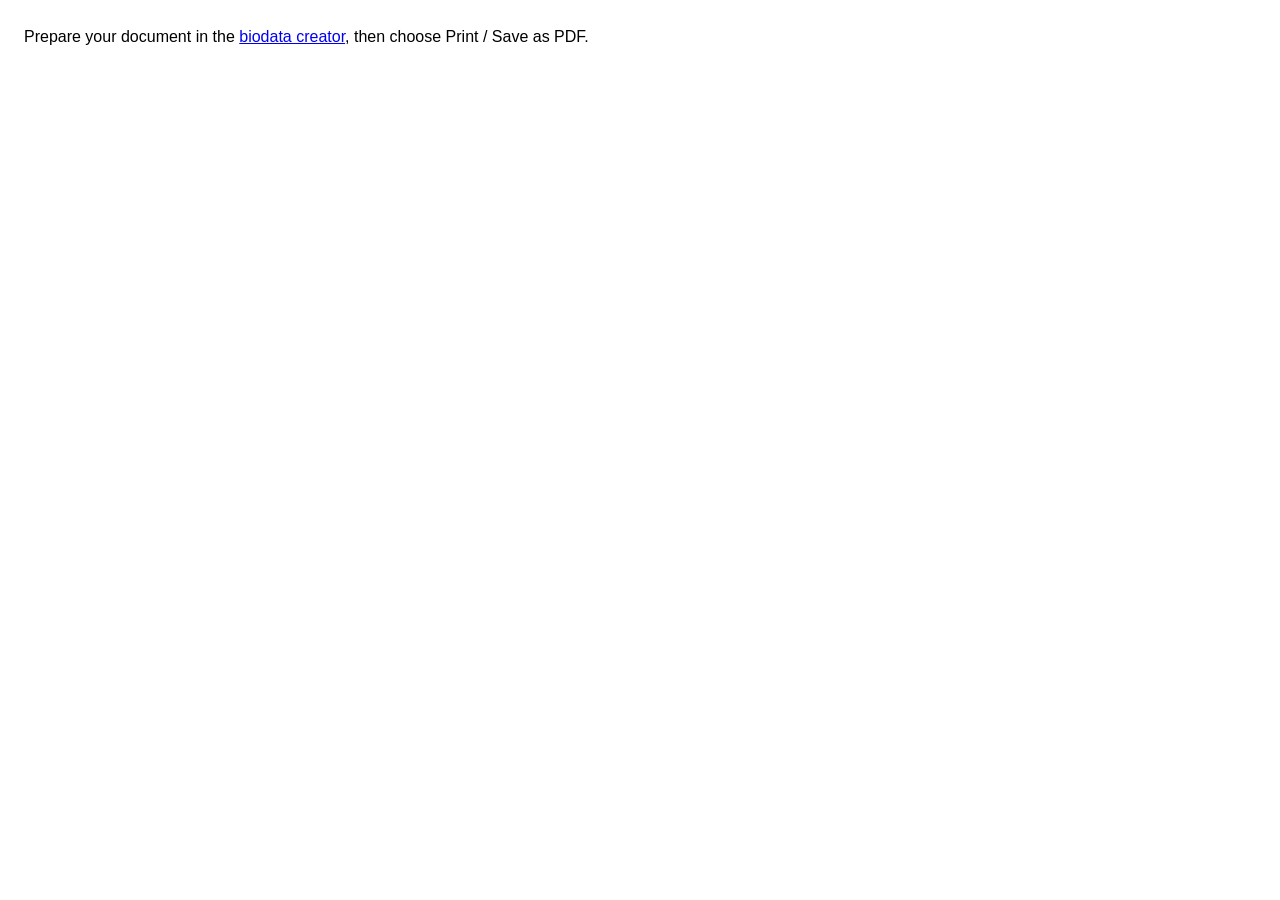
<file: Marriage-Biodata.html>
<!doctype html>
<html lang="en">
<head>
    <meta charset="utf-8">
    <meta name="viewport" content="width=device-width, initial-scale=1">
    <meta name="robots" content="noindex">
    <title>Marriage-Biodata</title>
    <style>
        * {
            box-sizing: border-box;
            margin: 0;
            padding: 0;
            -webkit-print-color-adjust: exact !important;
            print-color-adjust: exact !important;
        }
        html, body { font-family: 'Inter', 'Nirmala UI', sans-serif; background: #fff; }
        @page { margin: 0; size: A4 portrait; }
        .biodata-wrapper { position: relative; width: 210mm; margin: 0 auto; }
        .persistent-watermark {
            position: absolute; right: 12px; bottom: 8px; z-index: 100;
            opacity: .85; font-size: 9px; font-weight: 500; color: #888;
            background: rgba(255,255,255,.95); padding: 3px 8px;
            border-radius: 4px; white-space: nowrap; letter-spacing: .3px;
        }
        .persistent-watermark a { color: #0070f3; text-decoration: none; }
        #printInstructions { padding: 24px; line-height: 1.6; }
    </style>
</head>
<body>
    <p id="printInstructions">Prepare your document in the <a href="./index.html#create">biodata creator</a>, then choose Print / Save as PDF.</p>
    <div class="biodata-wrapper"></div>
</body>
</html>
</file>
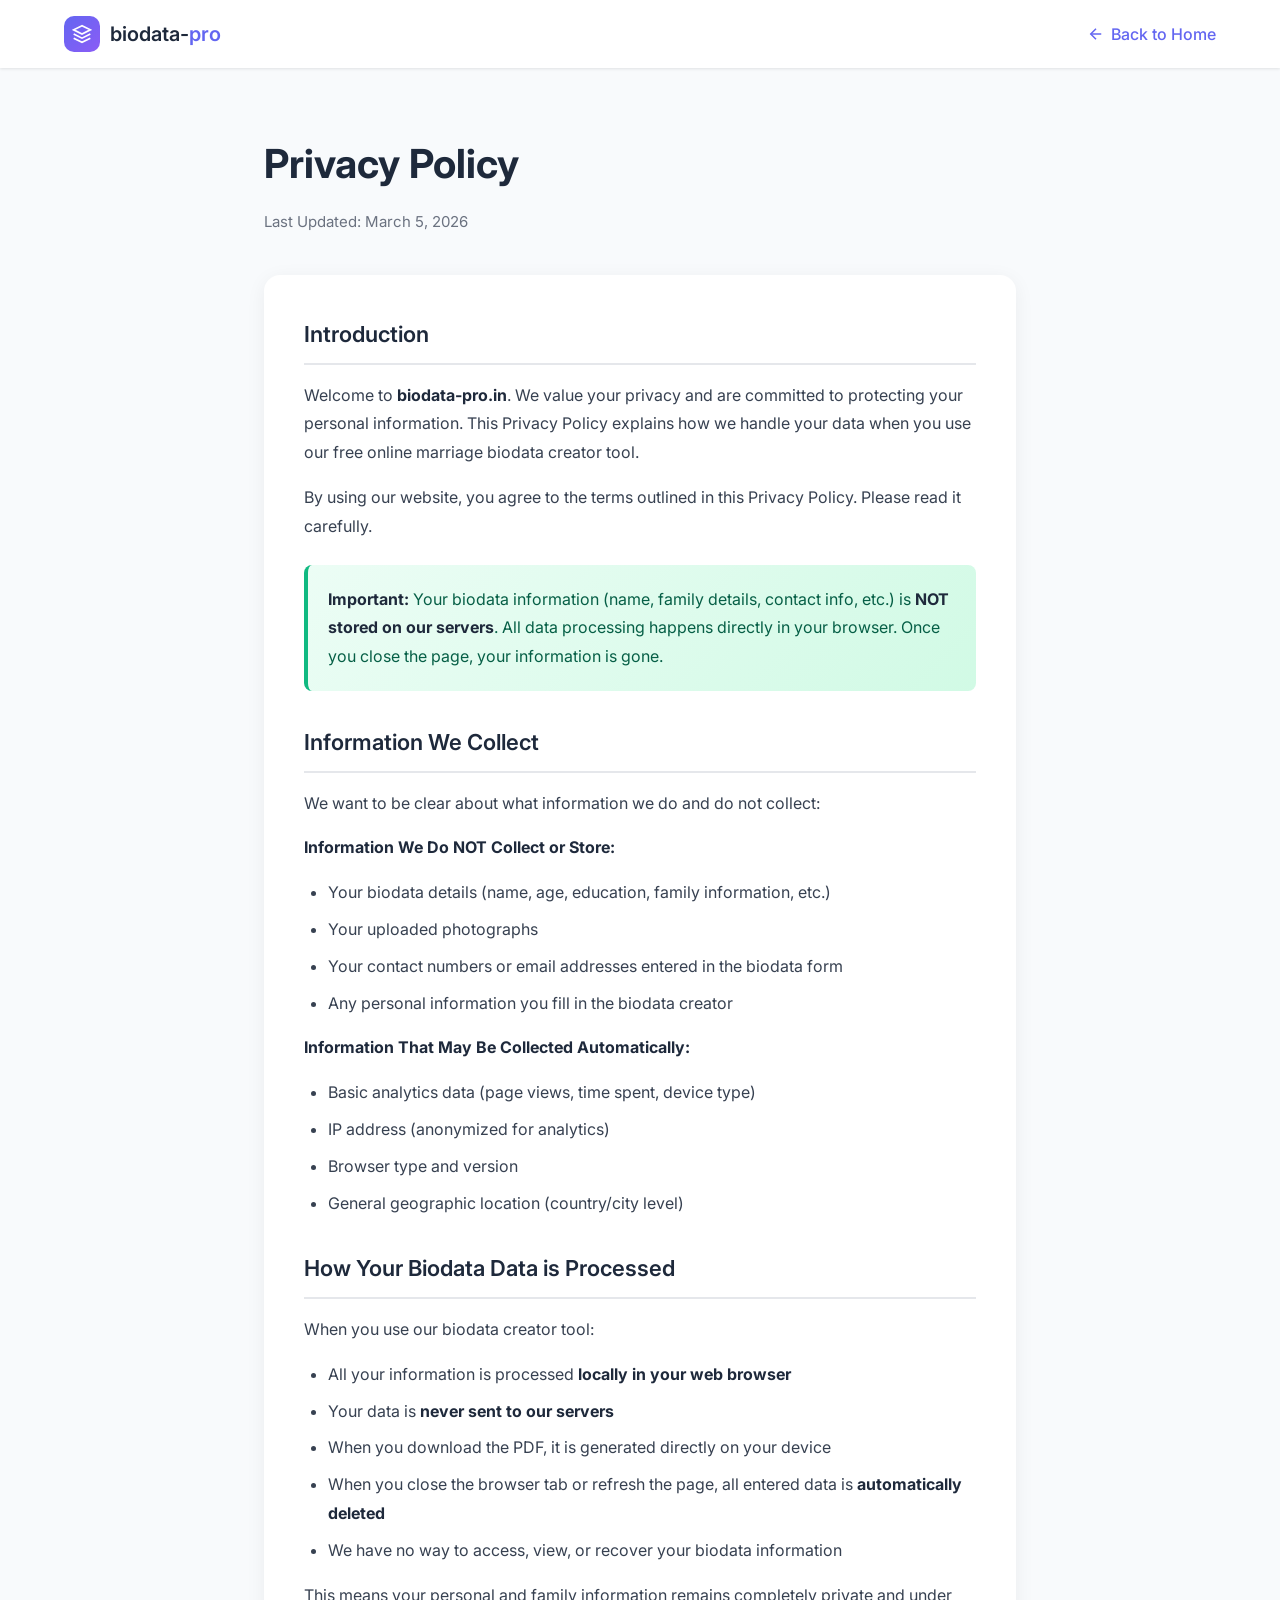
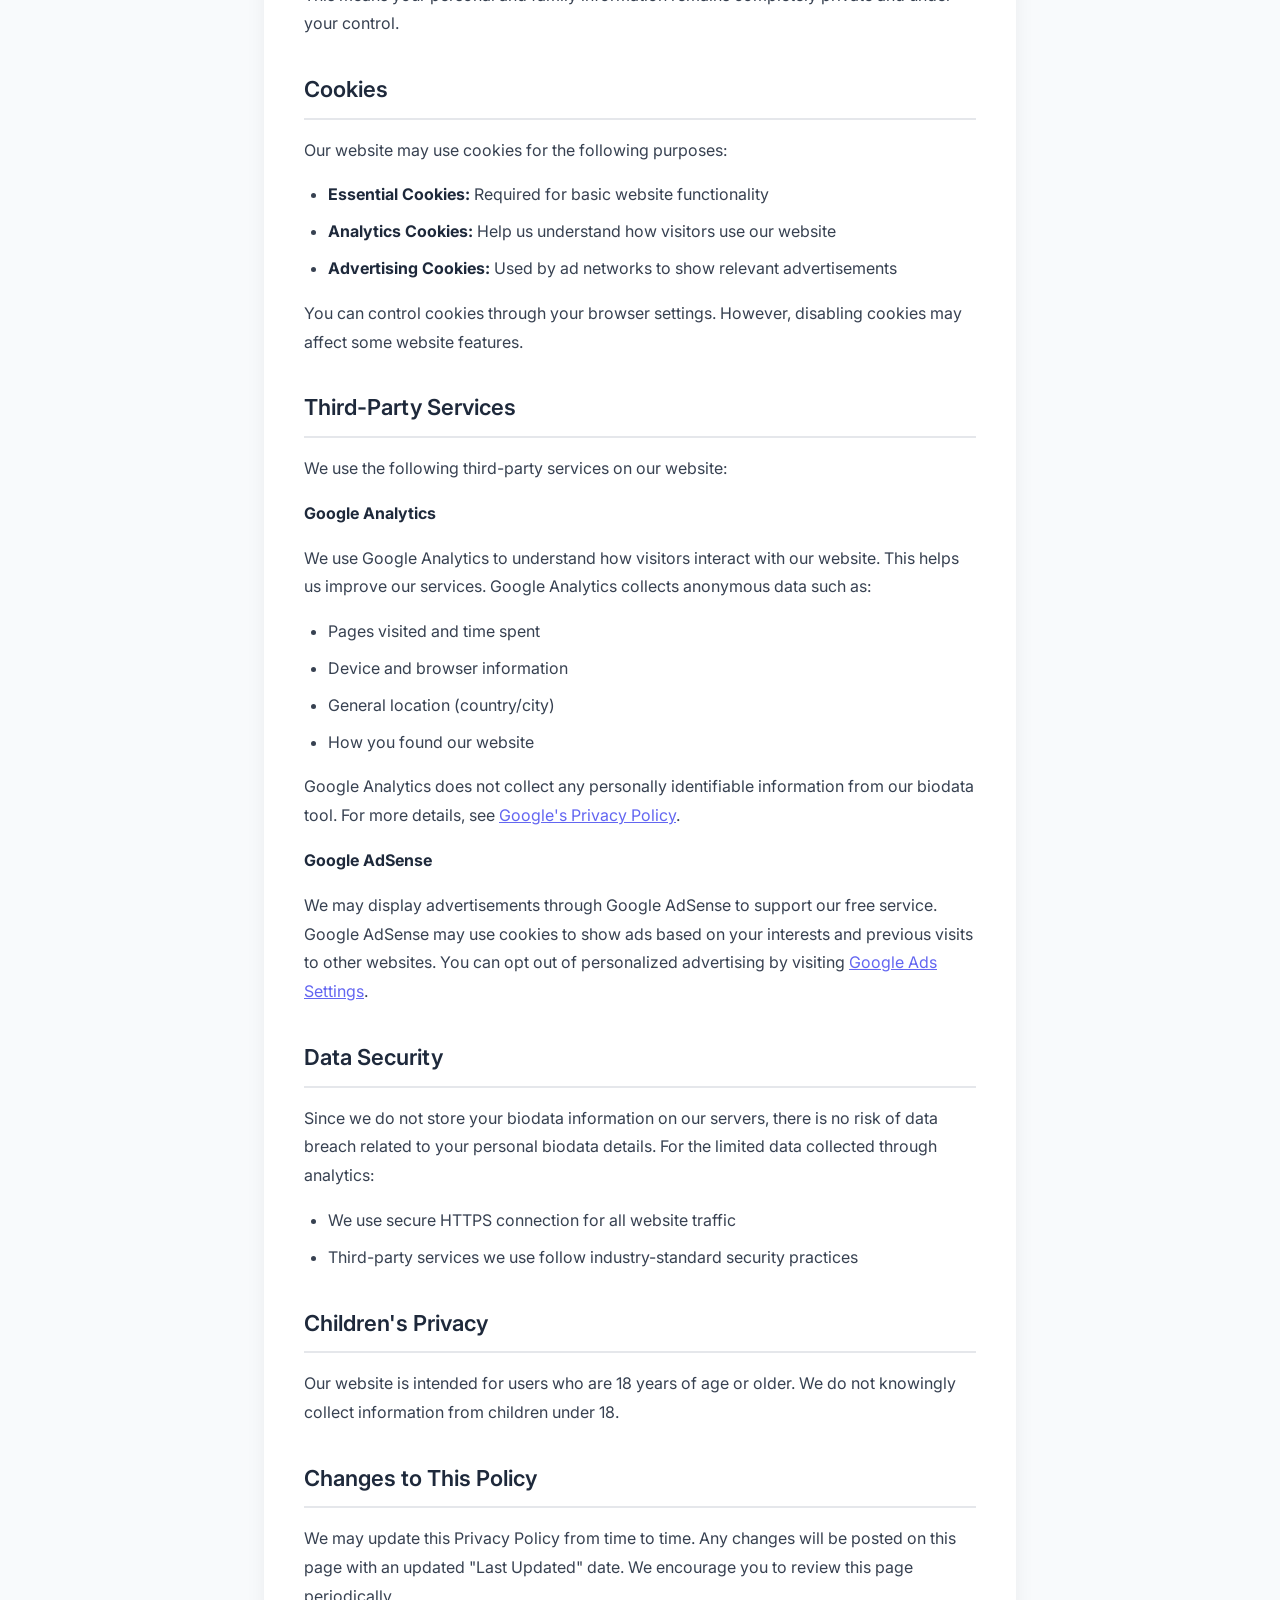
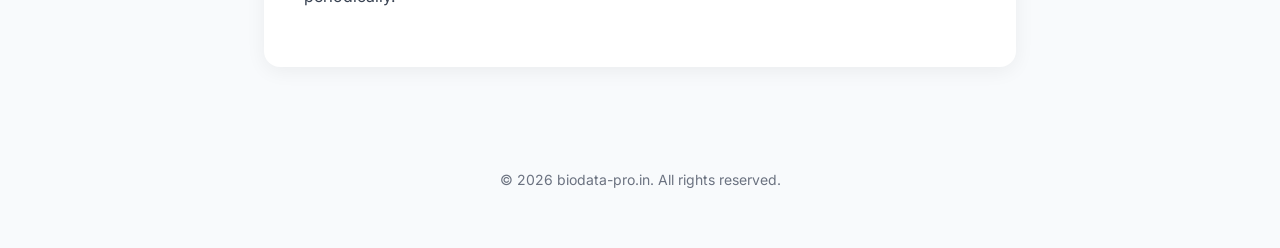
<file: privacy.html>
<!DOCTYPE html>
<html lang="en">
<head>
    <meta charset="UTF-8">
    <meta name="viewport" content="width=device-width, initial-scale=1.0">
    <!-- Google tag (gtag.js) -->
    <script async src="https://www.googletagmanager.com/gtag/js?id=G-VD3NJX5BDB"></script>
    <script>
        window.dataLayer = window.dataLayer || [];
        function gtag(){dataLayer.push(arguments);}
        gtag('js', new Date());

        gtag('config', 'G-VD3NJX5BDB');
    </script>
    <title>Privacy Policy | biodata-pro.in</title>
    <meta name="description" content="Privacy Policy for biodata-pro.in - Learn how we protect your data and privacy while using our free marriage biodata maker.">
    <link rel="canonical" href="https://biodata-pro.in/privacy.html">
    
    <!-- Fonts -->
    <link rel="preconnect" href="https://fonts.googleapis.com">
    <link rel="preconnect" href="https://fonts.gstatic.com" crossorigin>
    <link href="https://fonts.googleapis.com/css2?family=Inter:wght@300;400;500;600;700&display=swap" rel="stylesheet">
    
    <style>
        * {
            margin: 0;
            padding: 0;
            box-sizing: border-box;
        }
        
        body {
            font-family: 'Inter', -apple-system, BlinkMacSystemFont, sans-serif;
            line-height: 1.8;
            color: #374151;
            background: #f8fafc;
        }
        
        .navbar {
            background: white;
            padding: 16px 0;
            box-shadow: 0 1px 3px rgba(0,0,0,0.1);
            position: sticky;
            top: 0;
            z-index: 100;
        }
        
        .nav-container {
            max-width: 1200px;
            margin: 0 auto;
            padding: 0 24px;
            display: flex;
            align-items: center;
            justify-content: space-between;
        }
        
        .nav-logo {
            display: flex;
            align-items: center;
            gap: 10px;
            text-decoration: none;
            font-size: 1.25rem;
            font-weight: 600;
            color: #1e293b;
        }
        
        .logo-icon {
            width: 36px;
            height: 36px;
            background: linear-gradient(135deg, #6366f1, #8b5cf6);
            border-radius: 10px;
            display: flex;
            align-items: center;
            justify-content: center;
        }
        
        .logo-icon svg {
            stroke: white;
        }
        
        .logo-accent {
            color: #6366f1;
        }
        
        .back-link {
            color: #6366f1;
            text-decoration: none;
            font-weight: 500;
            display: flex;
            align-items: center;
            gap: 6px;
        }
        
        .back-link:hover {
            text-decoration: underline;
        }
        
        .container {
            max-width: 800px;
            margin: 0 auto;
            padding: 60px 24px;
        }
        
        .page-title {
            font-size: 2.5rem;
            font-weight: 700;
            color: #1e293b;
            margin-bottom: 8px;
        }
        
        .last-updated {
            color: #6b7280;
            font-size: 0.9375rem;
            margin-bottom: 40px;
        }
        
        .content {
            background: white;
            border-radius: 16px;
            padding: 40px;
            box-shadow: 0 4px 20px rgba(0,0,0,0.06);
        }
        
        h2 {
            font-size: 1.375rem;
            font-weight: 600;
            color: #1e293b;
            margin: 32px 0 16px 0;
            padding-bottom: 8px;
            border-bottom: 2px solid #e5e7eb;
        }
        
        h2:first-child {
            margin-top: 0;
        }
        
        p {
            margin-bottom: 16px;
        }
        
        ul {
            margin: 16px 0;
            padding-left: 24px;
        }
        
        li {
            margin-bottom: 8px;
        }
        
        strong {
            color: #1e293b;
        }
        
        a {
            color: #6366f1;
        }
        
        .highlight-box {
            background: linear-gradient(135deg, #ecfdf5 0%, #d1fae5 100%);
            border-left: 4px solid #10b981;
            padding: 20px;
            border-radius: 8px;
            margin: 24px 0;
        }
        
        .highlight-box p {
            margin: 0;
            color: #065f46;
        }
        
        .contact-box {
            background: #f3f4f6;
            padding: 24px;
            border-radius: 12px;
            margin-top: 24px;
        }
        
        .contact-box p {
            margin: 0;
        }
        
        .footer {
            text-align: center;
            padding: 40px 24px;
            color: #6b7280;
            font-size: 0.875rem;
        }
        
        @media (max-width: 768px) {
            .page-title {
                font-size: 1.75rem;
            }
            
            .content {
                padding: 24px;
            }
            
            h2 {
                font-size: 1.25rem;
            }
        }
    </style>
</head>
<body>
    <!-- Navigation -->
    <nav class="navbar">
        <div class="nav-container">
            <a href="/" class="nav-logo">
                <div class="logo-icon">
                    <svg width="20" height="20" viewBox="0 0 24 24" fill="none" stroke="currentColor" stroke-width="2">
                        <path d="M12 2L2 7l10 5 10-5-10-5z"/>
                        <path d="M2 17l10 5 10-5"/>
                        <path d="M2 12l10 5 10-5"/>
                    </svg>
                </div>
                <span>biodata-<span class="logo-accent">pro</span></span>
            </a>
            <a href="/" class="back-link">
                <svg width="18" height="18" viewBox="0 0 24 24" fill="none" stroke="currentColor" stroke-width="2">
                    <path d="M19 12H5"/>
                    <path d="M12 19l-7-7 7-7"/>
                </svg>
                Back to Home
            </a>
        </div>
    </nav>

    <div class="container">
        <h1 class="page-title">Privacy Policy</h1>
        <p class="last-updated">Last Updated: March 5, 2026</p>
        
        <div class="content">
            <h2>Introduction</h2>
            <p>Welcome to <strong>biodata-pro.in</strong>. We value your privacy and are committed to protecting your personal information. This Privacy Policy explains how we handle your data when you use our free online marriage biodata creator tool.</p>
            <p>By using our website, you agree to the terms outlined in this Privacy Policy. Please read it carefully.</p>

            <div class="highlight-box">
                <p><strong>Important:</strong> Your biodata information (name, family details, contact info, etc.) is <strong>NOT stored on our servers</strong>. All data processing happens directly in your browser. Once you close the page, your information is gone.</p>
            </div>

            <h2>Information We Collect</h2>
            <p>We want to be clear about what information we do and do not collect:</p>
            
            <p><strong>Information We Do NOT Collect or Store:</strong></p>
            <ul>
                <li>Your biodata details (name, age, education, family information, etc.)</li>
                <li>Your uploaded photographs</li>
                <li>Your contact numbers or email addresses entered in the biodata form</li>
                <li>Any personal information you fill in the biodata creator</li>
            </ul>
            
            <p><strong>Information That May Be Collected Automatically:</strong></p>
            <ul>
                <li>Basic analytics data (page views, time spent, device type)</li>
                <li>IP address (anonymized for analytics)</li>
                <li>Browser type and version</li>
                <li>General geographic location (country/city level)</li>
            </ul>

            <h2>How Your Biodata Data is Processed</h2>
            <p>When you use our biodata creator tool:</p>
            <ul>
                <li>All your information is processed <strong>locally in your web browser</strong></li>
                <li>Your data is <strong>never sent to our servers</strong></li>
                <li>When you download the PDF, it is generated directly on your device</li>
                <li>When you close the browser tab or refresh the page, all entered data is <strong>automatically deleted</strong></li>
                <li>We have no way to access, view, or recover your biodata information</li>
            </ul>
            <p>This means your personal and family information remains completely private and under your control.</p>

            <h2>Cookies</h2>
            <p>Our website may use cookies for the following purposes:</p>
            <ul>
                <li><strong>Essential Cookies:</strong> Required for basic website functionality</li>
                <li><strong>Analytics Cookies:</strong> Help us understand how visitors use our website</li>
                <li><strong>Advertising Cookies:</strong> Used by ad networks to show relevant advertisements</li>
            </ul>
            <p>You can control cookies through your browser settings. However, disabling cookies may affect some website features.</p>

            <h2>Third-Party Services</h2>
            <p>We use the following third-party services on our website:</p>
            
            <p><strong>Google Analytics</strong></p>
            <p>We use Google Analytics to understand how visitors interact with our website. This helps us improve our services. Google Analytics collects anonymous data such as:</p>
            <ul>
                <li>Pages visited and time spent</li>
                <li>Device and browser information</li>
                <li>General location (country/city)</li>
                <li>How you found our website</li>
            </ul>
            <p>Google Analytics does not collect any personally identifiable information from our biodata tool. For more details, see <a href="https://policies.google.com/privacy" target="_blank" rel="noopener noreferrer">Google's Privacy Policy</a>.</p>
            
            <p><strong>Google AdSense</strong></p>
            <p>We may display advertisements through Google AdSense to support our free service. Google AdSense may use cookies to show ads based on your interests and previous visits to other websites. You can opt out of personalized advertising by visiting <a href="https://www.google.com/settings/ads" target="_blank" rel="noopener noreferrer">Google Ads Settings</a>.</p>

            <h2>Data Security</h2>
            <p>Since we do not store your biodata information on our servers, there is no risk of data breach related to your personal biodata details. For the limited data collected through analytics:</p>
            <ul>
                <li>We use secure HTTPS connection for all website traffic</li>
                <li>Third-party services we use follow industry-standard security practices</li>
            </ul>

            <h2>Children's Privacy</h2>
            <p>Our website is intended for users who are 18 years of age or older. We do not knowingly collect information from children under 18.</p>

            <h2>Changes to This Policy</h2>
            <p>We may update this Privacy Policy from time to time. Any changes will be posted on this page with an updated "Last Updated" date. We encourage you to review this page periodically.</p>

            
        </div>
    </div>

    <footer class="footer">
        <p>&copy; 2026 biodata-pro.in. All rights reserved.</p>
    </footer>
</body>
</html>
</file>
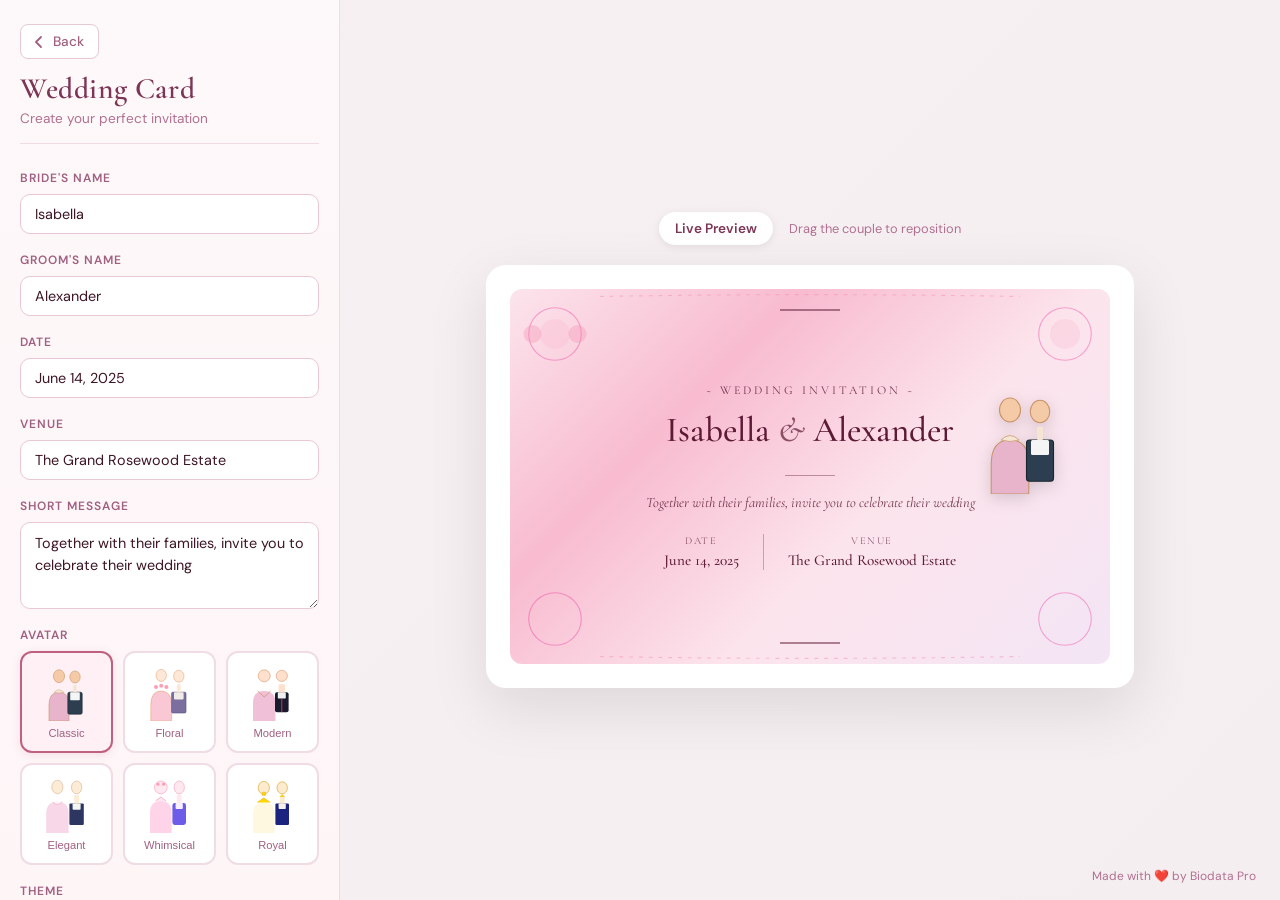
<file: wedding-card.html>
<!DOCTYPE html>
<html lang="en">
<head>
    <meta charset="UTF-8">
    <meta name="viewport" content="width=device-width, initial-scale=1.0">
    <title>Wedding Card Creator | Biodata Pro</title>
    <link rel="preconnect" href="https://fonts.googleapis.com">
    <link rel="preconnect" href="https://fonts.gstatic.com" crossorigin>
    <link href="https://fonts.googleapis.com/css2?family=Cormorant+Garamond:ital,wght@0,400;0,500;0,600;0,700;1,400&family=DM+Sans:wght@400;500;600&family=Playfair+Display:ital,wght@0,400;0,500;0,600;0,700;1,400&family=Great+Vibes&display=swap" rel="stylesheet">
    <script src="https://html2canvas.hertzen.com/dist/html2canvas.min.js"></script>
    <style>
        * { margin: 0; padding: 0; box-sizing: border-box; }
        
        body {
            font-family: 'DM Sans', sans-serif;
            background: #faf7f5;
            min-height: 100vh;
            color: #3d1525;
        }

        /* App Layout */
        .app-root {
            display: flex;
            min-height: 100vh;
        }

        /* Sidebar */
        .sidebar {
            width: 340px;
            min-width: 320px;
            height: 100vh;
            overflow-y: auto;
            background: linear-gradient(180deg, #fdf8f9 0%, #fef5f7 100%);
            border-right: 1px solid #f0dce4;
            padding: 24px 20px 40px;
            display: flex;
            flex-direction: column;
            gap: 18px;
        }

        .sidebar::-webkit-scrollbar { width: 5px; }
        .sidebar::-webkit-scrollbar-track { background: transparent; }
        .sidebar::-webkit-scrollbar-thumb { background: #e8c8d4; border-radius: 4px; }

        /* Sidebar Header */
        .sidebar-header {
            padding-bottom: 16px;
            border-bottom: 1px solid #f0dce4;
            margin-bottom: 8px;
        }

        .back-btn {
            display: inline-flex;
            align-items: center;
            gap: 6px;
            margin-bottom: 12px;
            padding: 8px 14px 8px 10px;
            border: 1px solid #e8c8d4;
            border-radius: 8px;
            background: white;
            color: #a06080;
            font-family: 'DM Sans', sans-serif;
            font-size: 0.85rem;
            font-weight: 500;
            cursor: pointer;
            text-decoration: none;
            transition: all 0.15s;
        }

        .back-btn:hover {
            background: #fff0f5;
            border-color: #c06080;
            color: #7d3555;
        }

        .sidebar-title {
            font-family: 'Cormorant Garamond', serif;
            font-size: 1.85rem;
            font-weight: 600;
            color: #7d3555;
            letter-spacing: 0.02em;
        }

        .sidebar-subtitle {
            font-size: 0.85rem;
            color: #b07090;
            margin-top: 4px;
        }

        /* Sections */
        .section {
            display: flex;
            flex-direction: column;
            gap: 8px;
        }

        .field-label {
            font-size: 0.75rem;
            font-weight: 600;
            text-transform: uppercase;
            letter-spacing: 0.08em;
            color: #a06080;
        }

        .field-input {
            font-family: 'DM Sans', sans-serif;
            font-size: 0.9rem;
            padding: 10px 14px;
            border: 1px solid #e8c8d4;
            border-radius: 10px;
            background: white;
            color: #3d1525;
            outline: none;
            transition: all 0.15s;
            width: 100%;
        }

        .field-input:focus {
            border-color: #c06080;
            box-shadow: 0 0 0 3px rgba(192, 96, 128, 0.12);
        }

        .field-textarea {
            resize: vertical;
            min-height: 80px;
            line-height: 1.5;
        }

        /* Avatar Grid */
        .avatar-grid {
            display: grid;
            grid-template-columns: repeat(3, 1fr);
            gap: 10px;
        }

        .avatar-btn {
            display: flex;
            flex-direction: column;
            align-items: center;
            gap: 6px;
            padding: 12px 8px;
            border: 2px solid #f0dce4;
            border-radius: 12px;
            background: white;
            cursor: pointer;
            transition: all 0.2s;
        }

        .avatar-btn:hover {
            border-color: #e0b0c4;
            background: #fff8fa;
        }

        .avatar-btn.active {
            border-color: #c06080;
            background: #fef0f5;
            box-shadow: 0 2px 8px rgba(192, 96, 128, 0.15);
        }

        .avatar-btn svg {
            width: 48px;
            height: 56px;
        }

        .avatar-label {
            font-size: 0.7rem;
            color: #a06080;
            font-weight: 500;
        }

        /* Theme Grid */
        .theme-grid {
            display: grid;
            grid-template-columns: repeat(4, 1fr);
            gap: 10px;
        }

        .theme-btn {
            height: 52px;
            border: 2px solid transparent;
            border-radius: 10px;
            cursor: pointer;
            position: relative;
            overflow: hidden;
            transition: all 0.2s;
        }

        .theme-btn:hover {
            transform: scale(1.05);
        }

        .theme-btn.active {
            border-color: #7d3555;
            box-shadow: 0 4px 12px rgba(125, 53, 85, 0.25);
        }

        .theme-label {
            position: absolute;
            bottom: 4px;
            left: 0;
            right: 0;
            font-size: 0.65rem;
            font-weight: 600;
            text-align: center;
            color: white;
            text-shadow: 0 1px 2px rgba(0,0,0,0.5);
        }

        /* Font Grid */
        .font-grid {
            display: grid;
            grid-template-columns: repeat(3, 1fr);
            gap: 10px;
        }

        .font-btn {
            padding: 10px;
            border: 2px solid #f0dce4;
            border-radius: 10px;
            background: white;
            cursor: pointer;
            font-size: 0.9rem;
            color: #5d3a4a;
            transition: all 0.2s;
        }

        .font-btn:hover {
            border-color: #e0b0c4;
        }

        .font-btn.active {
            border-color: #c06080;
            background: #fef0f5;
        }

        /* Download Button */
        .download-btn {
            margin-top: 10px;
            padding: 14px 24px;
            background: linear-gradient(135deg, #c06080 0%, #9d4a6a 100%);
            color: white;
            border: none;
            border-radius: 12px;
            font-family: 'DM Sans', sans-serif;
            font-size: 0.95rem;
            font-weight: 600;
            cursor: pointer;
            transition: all 0.2s;
            display: flex;
            align-items: center;
            justify-content: center;
            gap: 8px;
        }

        .download-btn:hover {
            transform: translateY(-2px);
            box-shadow: 0 8px 20px rgba(192, 96, 128, 0.35);
        }

        .download-btn:disabled {
            opacity: 0.7;
            cursor: not-allowed;
            transform: none;
        }

        /* Canvas Area */
        .canvas-area {
            flex: 1;
            display: flex;
            flex-direction: column;
            align-items: center;
            justify-content: center;
            padding: 32px;
            background: linear-gradient(135deg, #f7f0f3 0%, #f5eef1 100%);
            min-width: 0;
            overflow: auto;
        }

        .canvas-header {
            display: flex;
            align-items: center;
            gap: 16px;
            margin-bottom: 20px;
        }

        .canvas-hint {
            font-size: 0.85rem;
            font-weight: 600;
            color: #7d3555;
            background: white;
            padding: 8px 16px;
            border-radius: 20px;
            box-shadow: 0 2px 8px rgba(0,0,0,0.08);
        }

        .canvas-drag-hint {
            font-size: 0.8rem;
            color: #b07090;
        }

        /* Card Wrapper */
        .card-wrapper {
            background: white;
            padding: 24px;
            border-radius: 20px;
            box-shadow: 0 20px 60px rgba(0, 0, 0, 0.1);
        }

        /* Wedding Card */
        #wedding-card {
            width: 600px;
            height: 375px;
            position: relative;
            border-radius: 12px;
            overflow: hidden;
            user-select: none;
        }

        .card-decoration {
            position: absolute;
            top: 0;
            left: 0;
            width: 100%;
            height: 100%;
            pointer-events: none;
        }

        .card-content {
            position: absolute;
            inset: 0;
            display: flex;
            flex-direction: column;
            align-items: center;
            justify-content: center;
            text-align: center;
            padding: 30px;
        }

        .card-top-line {
            position: absolute;
            top: 20px;
            left: 50%;
            transform: translateX(-50%);
            width: 60px;
            height: 2px;
            border-top: 2px solid currentColor;
            opacity: 0.5;
        }

        .card-eyebrow {
            font-size: 0.75rem;
            letter-spacing: 0.25em;
            text-transform: uppercase;
            margin-bottom: 12px;
            opacity: 0.85;
        }

        .card-names {
            font-size: 2.2rem;
            font-weight: 500;
            margin-bottom: 8px;
            line-height: 1.2;
        }

        .card-ampersand {
            opacity: 0.7;
            font-style: italic;
        }

        .card-divider {
            width: 50px;
            height: 1px;
            margin: 16px 0;
            border-top: 1px solid currentColor;
            opacity: 0.4;
        }

        .card-message {
            font-size: 0.9rem;
            max-width: 380px;
            line-height: 1.5;
            margin-bottom: 20px;
            opacity: 0.85;
            font-style: italic;
        }

        .card-details {
            display: flex;
            align-items: center;
            gap: 24px;
        }

        .card-detail-item {
            display: flex;
            flex-direction: column;
            gap: 4px;
        }

        .card-detail-label {
            font-size: 0.65rem;
            letter-spacing: 0.15em;
            text-transform: uppercase;
            opacity: 0.7;
        }

        .card-detail-value {
            font-size: 0.95rem;
            font-weight: 500;
        }

        .card-detail-divider {
            width: 1px;
            height: 36px;
            opacity: 0.3;
        }

        .card-bottom-line {
            position: absolute;
            bottom: 20px;
            left: 50%;
            transform: translateX(-50%);
            width: 60px;
            height: 2px;
            border-top: 2px solid currentColor;
            opacity: 0.5;
        }

        /* Avatar on Card */
        .card-avatar {
            position: absolute;
            cursor: grab;
            transition: transform 0.1s;
            filter: drop-shadow(0 4px 8px rgba(0,0,0,0.15));
        }

        .card-avatar:active {
            cursor: grabbing;
            transform: scale(1.05);
        }

        /* Theme Styles */
        .theme-floral {
            background: linear-gradient(135deg, #fce4ec 0%, #f8bbd0 30%, #fce4ec 60%, #f3e5f5 100%);
        }

        .theme-minimal {
            background: linear-gradient(135deg, #fafafa 0%, #f5f5f5 50%, #eeeeee 100%);
        }

        .theme-gold {
            background: linear-gradient(135deg, #1a1a2e 0%, #16213e 40%, #0f3460 100%);
        }

        .theme-pastel {
            background: linear-gradient(135deg, #e8f5e9 0%, #e3f2fd 35%, #fce4ec 65%, #fff3e0 100%);
        }

        /* Footer */
        .app-footer {
            position: absolute;
            bottom: 16px;
            right: 24px;
            font-size: 0.75rem;
            color: #b07090;
        }

        /* Mobile View Toggle */
        .mobile-view-toggle {
            display: none;
            position: fixed;
            bottom: 20px;
            left: 50%;
            transform: translateX(-50%);
            z-index: 100;
            background: linear-gradient(135deg, #c06080 0%, #9d4a6a 100%);
            color: white;
            border: none;
            border-radius: 50px;
            padding: 14px 28px;
            font-family: 'DM Sans', sans-serif;
            font-size: 0.9rem;
            font-weight: 600;
            cursor: pointer;
            box-shadow: 0 8px 24px rgba(192, 96, 128, 0.4);
            transition: all 0.2s;
        }

        .mobile-view-toggle:hover {
            transform: translateX(-50%) translateY(-2px);
            box-shadow: 0 12px 32px rgba(192, 96, 128, 0.5);
        }

        .mobile-view-toggle svg {
            vertical-align: middle;
            margin-right: 8px;
        }

        /* Mobile Responsive */
        @media (max-width: 1024px) {
            .app-root {
                flex-direction: column;
                position: relative;
            }
            .sidebar {
                width: 100%;
                height: auto;
                max-height: none;
                padding-bottom: 100px;
            }
            .canvas-area {
                padding: 20px;
                padding-bottom: 100px;
                display: none;
            }
            .canvas-area.mobile-show {
                display: flex;
            }
            .sidebar.mobile-hide {
                display: none;
            }
            #wedding-card {
                width: 100%;
                max-width: 500px;
                height: auto;
                aspect-ratio: 8/5;
            }
            .card-names {
                font-size: 1.5rem;
            }
            .card-message {
                font-size: 0.8rem;
            }
            .card-detail-value {
                font-size: 0.85rem;
            }
            .mobile-view-toggle {
                display: flex;
                align-items: center;
            }
            .card-avatar svg {
                width: 70px;
                height: 82px;
            }
            .app-footer {
                display: none;
            }
            .canvas-header {
                flex-direction: column;
                gap: 8px;
            }
        }

        @media (max-width: 480px) {
            .sidebar {
                padding: 16px 14px 100px;
            }
            .avatar-grid {
                grid-template-columns: repeat(3, 1fr);
                gap: 6px;
            }
            .avatar-btn {
                padding: 8px 4px;
            }
            .avatar-btn svg {
                width: 36px;
                height: 42px;
            }
            .theme-grid {
                grid-template-columns: repeat(4, 1fr);
                gap: 6px;
            }
            .theme-btn {
                height: 44px;
            }
            .font-grid {
                grid-template-columns: repeat(3, 1fr);
                gap: 6px;
            }
            .font-btn {
                padding: 8px 4px;
                font-size: 0.8rem;
            }
            #wedding-card {
                max-width: 100%;
            }
            .card-names {
                font-size: 1.2rem;
            }
            .card-eyebrow {
                font-size: 0.65rem;
            }
            .card-content {
                padding: 16px;
            }
            .card-avatar svg {
                width: 55px;
                height: 65px;
            }
        }
    </style>
</head>
<body>
    <div class="app-root">
        <!-- Mobile View Toggle Button -->
        <button class="mobile-view-toggle" id="mobileViewToggle">
            <svg width="18" height="18" viewBox="0 0 24 24" fill="none" stroke="currentColor" stroke-width="2">
                <rect x="3" y="3" width="18" height="18" rx="2" ry="2"/>
                <circle cx="8.5" cy="8.5" r="1.5"/>
                <polyline points="21,15 16,10 5,21"/>
            </svg>
            Show Preview
        </button>

        <!-- Sidebar -->
        <div class="sidebar" id="sidebar">
            <div class="sidebar-header">
                <a href="./index.html" class="back-btn">
                    <svg width="16" height="16" viewBox="0 0 16 16" fill="none">
                        <path d="M10 3L5 8L10 13" stroke="currentColor" stroke-width="1.8" stroke-linecap="round" stroke-linejoin="round"/>
                    </svg>
                    Back
                </a>
                <h1 class="sidebar-title">Wedding Card</h1>
                <p class="sidebar-subtitle">Create your perfect invitation</p>
            </div>

            <div class="section">
                <label class="field-label">Bride's Name</label>
                <input class="field-input" id="brideName" value="Isabella" placeholder="Bride's name">
            </div>

            <div class="section">
                <label class="field-label">Groom's Name</label>
                <input class="field-input" id="groomName" value="Alexander" placeholder="Groom's name">
            </div>

            <div class="section">
                <label class="field-label">Date</label>
                <input class="field-input" id="weddingDate" value="June 14, 2025" placeholder="e.g. June 14, 2025">
            </div>

            <div class="section">
                <label class="field-label">Venue</label>
                <input class="field-input" id="venue" value="The Grand Rosewood Estate" placeholder="Venue name">
            </div>

            <div class="section">
                <label class="field-label">Short Message</label>
                <textarea class="field-input field-textarea" id="message" placeholder="A short message for guests" rows="3">Together with their families, invite you to celebrate their wedding</textarea>
            </div>

            <div class="section">
                <label class="field-label">Avatar</label>
                <div class="avatar-grid">
                    <button class="avatar-btn active" data-avatar="1">
                        <svg viewBox="0 0 120 140" xmlns="http://www.w3.org/2000/svg">
                            <ellipse cx="40" cy="28" rx="14" ry="16" fill="#f5cba7" stroke="#c9956a" stroke-width="1.5"/>
                            <path d="M15 100 Q15 68 40 68 Q65 68 65 100 L65 140 L15 140Z" fill="#e8b4cb" stroke="#c9956a" stroke-width="1.5"/>
                            <path d="M28 68 Q40 56 52 68 Q40 72 28 68Z" fill="#f5e6d3" stroke="#c9956a" stroke-width="1"/>
                            <ellipse cx="80" cy="30" rx="13" ry="15" fill="#f5cba7" stroke="#c9956a" stroke-width="1.5"/>
                            <rect x="62" y="68" width="36" height="55" rx="4" fill="#2c3e50" stroke="#1a252f" stroke-width="1.5"/>
                            <rect x="68" y="68" width="24" height="20" rx="2" fill="#f5f5f5"/>
                            <rect x="76" y="50" width="8" height="18" rx="2" fill="#f5e6d3"/>
                        </svg>
                        <span class="avatar-label">Classic</span>
                    </button>
                    <button class="avatar-btn" data-avatar="2">
                        <svg viewBox="0 0 120 140" xmlns="http://www.w3.org/2000/svg">
                            <ellipse cx="38" cy="26" rx="13" ry="15" fill="#fde8d8" stroke="#e8a87c" stroke-width="1.5"/>
                            <path d="M12 100 Q12 65 38 65 Q64 65 64 100 L64 140 L12 140Z" fill="#f9c8d4" stroke="#e8a87c" stroke-width="1.5"/>
                            <circle cx="25" cy="55" r="5" fill="#ff9eb5"/>
                            <circle cx="38" cy="52" r="5" fill="#ff9eb5"/>
                            <circle cx="51" cy="55" r="5" fill="#ff9eb5"/>
                            <ellipse cx="82" cy="28" rx="13" ry="15" fill="#fde8d8" stroke="#e8a87c" stroke-width="1.5"/>
                            <rect x="64" y="68" width="36" height="52" rx="3" fill="#7b6fa0" stroke="#5a5080" stroke-width="1.5"/>
                            <rect x="70" y="68" width="24" height="18" rx="2" fill="#f0ede8"/>
                            <rect x="77" y="48" width="10" height="20" rx="2" fill="#fde8d8"/>
                        </svg>
                        <span class="avatar-label">Floral</span>
                    </button>
                    <button class="avatar-btn" data-avatar="3">
                        <svg viewBox="0 0 120 140" xmlns="http://www.w3.org/2000/svg">
                            <circle cx="38" cy="27" r="15" fill="#ffe0cc" stroke="#d4956a" stroke-width="1.5"/>
                            <path d="M10 140 L10 95 Q10 65 38 65 Q66 65 66 95 L66 140Z" fill="#f0c0d8"/>
                            <path d="M22 65 L38 80 L54 65" fill="none" stroke="#d4956a" stroke-width="2"/>
                            <circle cx="82" cy="27" r="14" fill="#ffe0cc" stroke="#d4956a" stroke-width="1.5"/>
                            <rect x="65" y="68" width="34" height="50" rx="5" fill="#1a1a2e"/>
                            <rect x="72" y="68" width="20" height="16" rx="2" fill="#f0f0f0"/>
                            <line x1="82" y1="84" x2="82" y2="118" stroke="#e94560" stroke-width="2"/>
                            <rect x="74" y="48" width="16" height="20" rx="3" fill="#ffe0cc"/>
                        </svg>
                        <span class="avatar-label">Modern</span>
                    </button>
                    <button class="avatar-btn" data-avatar="4">
                        <svg viewBox="0 0 120 140" xmlns="http://www.w3.org/2000/svg">
                            <ellipse cx="36" cy="25" rx="14" ry="17" fill="#fcebd5" stroke="#c8906a" stroke-width="1"/>
                            <path d="M8 140 L8 92 Q8 62 36 62 Q64 62 64 92 L64 140Z" fill="#f8d7e8"/>
                            <path d="M24 62 Q36 75 48 62" fill="#fff5f8" stroke="#e8a0c0" stroke-width="1.5"/>
                            <ellipse cx="84" cy="26" rx="13" ry="16" fill="#fcebd5" stroke="#c8906a" stroke-width="1"/>
                            <rect x="66" y="66" width="36" height="54" rx="3" fill="#2d3561"/>
                            <rect x="74" y="66" width="20" height="16" rx="2" fill="#f5f5f0"/>
                            <rect x="78" y="45" width="12" height="21" rx="2" fill="#fcebd5"/>
                        </svg>
                        <span class="avatar-label">Elegant</span>
                    </button>
                    <button class="avatar-btn" data-avatar="5">
                        <svg viewBox="0 0 120 140" xmlns="http://www.w3.org/2000/svg">
                            <circle cx="37" cy="26" r="16" fill="#ffe8f0" stroke="#f4a0c0" stroke-width="1.5"/>
                            <path d="M10 140 L10 90 Q10 60 37 60 Q64 60 64 90 L64 140Z" fill="#ffd4e8"/>
                            <path d="M24 60 L37 50 L50 60" stroke="#f4a0c0" stroke-width="2" fill="#ffe8f0"/>
                            <circle cx="30" cy="18" r="4" fill="#ff9eb5"/>
                            <circle cx="44" cy="18" r="4" fill="#ff9eb5"/>
                            <ellipse cx="83" cy="26" rx="13" ry="16" fill="#ffe8f0" stroke="#f4a0c0" stroke-width="1.5"/>
                            <rect x="66" y="65" width="34" height="55" rx="6" fill="#6c5ce7"/>
                            <rect x="74" y="65" width="18" height="15" rx="2" fill="#f8f0ff"/>
                            <rect x="77" y="44" width="12" height="21" rx="4" fill="#ffe8f0"/>
                        </svg>
                        <span class="avatar-label">Whimsical</span>
                    </button>
                    <button class="avatar-btn" data-avatar="6">
                        <svg viewBox="0 0 120 140" xmlns="http://www.w3.org/2000/svg">
                            <ellipse cx="37" cy="27" rx="14" ry="16" fill="#fdebd0" stroke="#d4a017" stroke-width="1.5"/>
                            <path d="M10 140 L10 92 Q10 64 37 64 Q64 64 64 92 L64 140Z" fill="#fff8e1"/>
                            <path d="M20 64 L37 52 L54 64" fill="#ffd700" stroke="#d4a017" stroke-width="1"/>
                            <rect x="33" y="38" width="8" height="8" rx="1" fill="#ffd700" stroke="#d4a017" stroke-width="1"/>
                            <ellipse cx="83" cy="27" rx="13" ry="15" fill="#fdebd0" stroke="#d4a017" stroke-width="1.5"/>
                            <rect x="66" y="66" width="34" height="54" rx="3" fill="#1a237e"/>
                            <rect x="74" y="66" width="18" height="14" rx="2" fill="#f5f0e8"/>
                            <rect x="77" y="46" width="12" height="20" rx="2" fill="#fdebd0"/>
                            <path d="M77 50 L83 44 L89 50" fill="#ffd700" stroke="#d4a017" stroke-width="1"/>
                        </svg>
                        <span class="avatar-label">Royal</span>
                    </button>
                </div>
            </div>

            <div class="section">
                <label class="field-label">Theme</label>
                <div class="theme-grid">
                    <button class="theme-btn active theme-floral" data-theme="floral">
                        <span class="theme-label">Floral</span>
                    </button>
                    <button class="theme-btn theme-minimal" data-theme="minimal">
                        <span class="theme-label" style="color:#555;">Minimal</span>
                    </button>
                    <button class="theme-btn theme-gold" data-theme="gold">
                        <span class="theme-label" style="color:#ffd700;">Gold</span>
                    </button>
                    <button class="theme-btn theme-pastel" data-theme="pastel">
                        <span class="theme-label" style="color:#7986cb;">Pastel</span>
                    </button>
                </div>
            </div>

            <div class="section">
                <label class="field-label">Font</label>
                <div class="font-grid">
                    <button class="font-btn active" data-font="cormorant" style="font-family: 'Cormorant Garamond', serif;">Cormorant</button>
                    <button class="font-btn" data-font="playfair" style="font-family: 'Playfair Display', serif;">Playfair</button>
                    <button class="font-btn" data-font="script" style="font-family: 'Great Vibes', cursive;">Script</button>
                </div>
            </div>

            <button class="download-btn" id="downloadBtn">
                <svg width="18" height="18" viewBox="0 0 24 24" fill="none" stroke="currentColor" stroke-width="2">
                    <path d="M21 15v4a2 2 0 0 1-2 2H5a2 2 0 0 1-2-2v-4"/>
                    <polyline points="7,10 12,15 17,10"/>
                    <line x1="12" y1="15" x2="12" y2="3"/>
                </svg>
                Download as PNG
            </button>
        </div>

        <!-- Canvas Area -->
        <div class="canvas-area" id="canvasArea">
            <div class="canvas-header">
                <span class="canvas-hint">Live Preview</span>
                <span class="canvas-drag-hint">Drag the couple to reposition</span>
            </div>

            <div class="card-wrapper">
                <div id="wedding-card" class="theme-floral">
                    <!-- Decoration SVG -->
                    <svg class="card-decoration" viewBox="0 0 800 500" xmlns="http://www.w3.org/2000/svg" id="decorationSvg">
                        <!-- Floral decoration (default) -->
                    </svg>

                    <!-- Card Content -->
                    <div class="card-content" id="cardContent" style="font-family: 'Cormorant Garamond', serif; color: #5d1a35;">
                        <div class="card-top-line"></div>
                        <p class="card-eyebrow" id="cardEyebrow">~ Wedding Invitation ~</p>
                        <h2 class="card-names">
                            <span id="cardBride">Isabella</span>
                            <span class="card-ampersand"> & </span>
                            <span id="cardGroom">Alexander</span>
                        </h2>
                        <div class="card-divider"></div>
                        <p class="card-message" id="cardMessage">Together with their families, invite you to celebrate their wedding</p>
                        <div class="card-details">
                            <div class="card-detail-item">
                                <span class="card-detail-label">Date</span>
                                <span class="card-detail-value" id="cardDate">June 14, 2025</span>
                            </div>
                            <div class="card-detail-divider" style="background: currentColor;"></div>
                            <div class="card-detail-item">
                                <span class="card-detail-label">Venue</span>
                                <span class="card-detail-value" id="cardVenue">The Grand Rosewood Estate</span>
                            </div>
                        </div>
                        <div class="card-bottom-line"></div>
                    </div>

                    <!-- Draggable Avatar -->
                    <div class="card-avatar" id="cardAvatar" style="right: 40px; top: 100px;">
                        <svg viewBox="0 0 120 140" xmlns="http://www.w3.org/2000/svg" width="90" height="105" id="avatarSvg">
                            <ellipse cx="40" cy="28" rx="14" ry="16" fill="#f5cba7" stroke="#c9956a" stroke-width="1.5"/>
                            <path d="M15 100 Q15 68 40 68 Q65 68 65 100 L65 140 L15 140Z" fill="#e8b4cb" stroke="#c9956a" stroke-width="1.5"/>
                            <path d="M28 68 Q40 56 52 68 Q40 72 28 68Z" fill="#f5e6d3" stroke="#c9956a" stroke-width="1"/>
                            <ellipse cx="80" cy="30" rx="13" ry="15" fill="#f5cba7" stroke="#c9956a" stroke-width="1.5"/>
                            <rect x="62" y="68" width="36" height="55" rx="4" fill="#2c3e50" stroke="#1a252f" stroke-width="1.5"/>
                            <rect x="68" y="68" width="24" height="20" rx="2" fill="#f5f5f5"/>
                            <rect x="76" y="50" width="8" height="18" rx="2" fill="#f5e6d3"/>
                        </svg>
                    </div>
                </div>
            </div>

            <p class="app-footer">Made with ❤️ by Biodata Pro</p>
        </div>
    </div>

    <script>
        // Theme configurations
        const THEMES = {
            floral: {
                background: 'linear-gradient(135deg, #fce4ec 0%, #f8bbd0 30%, #fce4ec 60%, #f3e5f5 100%)',
                accent: '#c06080',
                textColor: '#5d1a35',
                decoration: `<circle cx="60" cy="60" r="35" fill="none" stroke="#e91e8c" stroke-width="1.5" opacity="0.35"/>
                    <circle cx="60" cy="60" r="20" fill="#f8bbd0" opacity="0.35"/>
                    <circle cx="30" cy="60" r="12" fill="#f48fb1" opacity="0.35"/>
                    <circle cx="90" cy="60" r="12" fill="#f48fb1" opacity="0.35"/>
                    <circle cx="740" cy="60" r="35" fill="none" stroke="#e91e8c" stroke-width="1.5" opacity="0.35"/>
                    <circle cx="740" cy="60" r="20" fill="#f8bbd0" opacity="0.35"/>
                    <circle cx="60" cy="440" r="35" fill="none" stroke="#e91e8c" stroke-width="1.5" opacity="0.35"/>
                    <circle cx="740" cy="440" r="35" fill="none" stroke="#e91e8c" stroke-width="1.5" opacity="0.35"/>
                    <path d="M120 10 Q400 5 680 10" stroke="#f48fb1" stroke-width="1.5" fill="none" stroke-dasharray="5,8" opacity="0.5"/>
                    <path d="M120 490 Q400 495 680 490" stroke="#f48fb1" stroke-width="1.5" fill="none" stroke-dasharray="5,8" opacity="0.5"/>`
            },
            minimal: {
                background: 'linear-gradient(135deg, #fafafa 0%, #f5f5f5 50%, #eeeeee 100%)',
                accent: '#555',
                textColor: '#222',
                decoration: `<rect x="20" y="20" width="760" height="460" rx="4" fill="none" stroke="#bbb" stroke-width="1.5" opacity="0.4"/>
                    <rect x="30" y="30" width="740" height="440" rx="3" fill="none" stroke="#ddd" stroke-width="1" opacity="0.4"/>
                    <circle cx="400" cy="250" r="80" fill="none" stroke="#ddd" stroke-width="1" opacity="0.3"/>`
            },
            gold: {
                background: 'linear-gradient(135deg, #1a1a2e 0%, #16213e 40%, #0f3460 100%)',
                accent: '#ffd700',
                textColor: '#ffd700',
                decoration: `<rect x="15" y="15" width="770" height="470" rx="3" fill="none" stroke="#ffd700" stroke-width="1.5" opacity="0.5"/>
                    <rect x="25" y="25" width="750" height="450" rx="2" fill="none" stroke="#b8860b" stroke-width="0.8" opacity="0.5"/>
                    <path d="M15 15 L50 15 M15 15 L15 50" stroke="#ffd700" stroke-width="2.5" opacity="0.7"/>
                    <path d="M785 15 L750 15 M785 15 L785 50" stroke="#ffd700" stroke-width="2.5" opacity="0.7"/>
                    <path d="M15 485 L50 485 M15 485 L15 450" stroke="#ffd700" stroke-width="2.5" opacity="0.7"/>
                    <path d="M785 485 L750 485 M785 485 L785 450" stroke="#ffd700" stroke-width="2.5" opacity="0.7"/>
                    <circle cx="400" cy="250" r="90" fill="none" stroke="#ffd700" stroke-width="0.8" stroke-dasharray="4,6" opacity="0.4"/>`
            },
            pastel: {
                background: 'linear-gradient(135deg, #e8f5e9 0%, #e3f2fd 35%, #fce4ec 65%, #fff3e0 100%)',
                accent: '#7986cb',
                textColor: '#3949ab',
                decoration: `<circle cx="100" cy="100" r="60" fill="#b2dfdb" opacity="0.3"/>
                    <circle cx="700" cy="100" r="50" fill="#f8bbd0" opacity="0.3"/>
                    <circle cx="100" cy="400" r="50" fill="#fff9c4" opacity="0.3"/>
                    <circle cx="700" cy="400" r="60" fill="#c5cae9" opacity="0.3"/>
                    <path d="M150 15 Q400 0 650 15" stroke="#ce93d8" stroke-width="1.5" fill="none" opacity="0.5"/>
                    <path d="M150 485 Q400 500 650 485" stroke="#ce93d8" stroke-width="1.5" fill="none" opacity="0.5"/>`
            }
        };

        const FONTS = {
            cormorant: "'Cormorant Garamond', serif",
            playfair: "'Playfair Display', serif",
            script: "'Great Vibes', cursive"
        };

        let currentTheme = 'floral';
        let currentFont = 'cormorant';
        let selectedAvatar = 1;

        // Elements
        const weddingCard = document.getElementById('wedding-card');
        const cardContent = document.getElementById('cardContent');
        const decorationSvg = document.getElementById('decorationSvg');
        const cardAvatar = document.getElementById('cardAvatar');
        const avatarSvg = document.getElementById('avatarSvg');

        // Input elements
        const brideInput = document.getElementById('brideName');
        const groomInput = document.getElementById('groomName');
        const dateInput = document.getElementById('weddingDate');
        const venueInput = document.getElementById('venue');
        const messageInput = document.getElementById('message');

        // Preview elements
        const cardBride = document.getElementById('cardBride');
        const cardGroom = document.getElementById('cardGroom');
        const cardDate = document.getElementById('cardDate');
        const cardVenue = document.getElementById('cardVenue');
        const cardMessage = document.getElementById('cardMessage');

        // Live preview updates
        brideInput.addEventListener('input', () => cardBride.textContent = brideInput.value || 'Bride');
        groomInput.addEventListener('input', () => cardGroom.textContent = groomInput.value || 'Groom');
        dateInput.addEventListener('input', () => cardDate.textContent = dateInput.value || 'Date TBD');
        venueInput.addEventListener('input', () => cardVenue.textContent = venueInput.value || 'Venue TBD');
        messageInput.addEventListener('input', () => cardMessage.textContent = messageInput.value || 'Together with their families');

        // Theme selection
        document.querySelectorAll('.theme-btn').forEach(btn => {
            btn.addEventListener('click', () => {
                document.querySelectorAll('.theme-btn').forEach(b => b.classList.remove('active'));
                btn.classList.add('active');
                currentTheme = btn.dataset.theme;
                applyTheme();
            });
        });

        function applyTheme() {
            const theme = THEMES[currentTheme];
            weddingCard.style.background = theme.background;
            cardContent.style.color = theme.textColor;
            decorationSvg.innerHTML = theme.decoration;
        }

        // Font selection
        document.querySelectorAll('.font-btn').forEach(btn => {
            btn.addEventListener('click', () => {
                document.querySelectorAll('.font-btn').forEach(b => b.classList.remove('active'));
                btn.classList.add('active');
                currentFont = btn.dataset.font;
                cardContent.style.fontFamily = FONTS[currentFont];
            });
        });

        // Avatar selection
        document.querySelectorAll('.avatar-btn').forEach(btn => {
            btn.addEventListener('click', () => {
                document.querySelectorAll('.avatar-btn').forEach(b => b.classList.remove('active'));
                btn.classList.add('active');
                selectedAvatar = parseInt(btn.dataset.avatar);
                const svgContent = btn.querySelector('svg').innerHTML;
                avatarSvg.innerHTML = svgContent;
            });
        });

        // Avatar dragging
        let isDragging = false;
        let dragOffset = { x: 0, y: 0 };

        cardAvatar.addEventListener('mousedown', (e) => {
            isDragging = true;
            const rect = cardAvatar.getBoundingClientRect();
            dragOffset.x = e.clientX - rect.left;
            dragOffset.y = e.clientY - rect.top;
            cardAvatar.style.cursor = 'grabbing';
        });

        document.addEventListener('mousemove', (e) => {
            if (!isDragging) return;
            const cardRect = weddingCard.getBoundingClientRect();
            let x = e.clientX - cardRect.left - dragOffset.x;
            let y = e.clientY - cardRect.top - dragOffset.y;
            
            // Bounds checking
            x = Math.max(0, Math.min(cardRect.width - 90, x));
            y = Math.max(0, Math.min(cardRect.height - 105, y));
            
            cardAvatar.style.left = x + 'px';
            cardAvatar.style.top = y + 'px';
            cardAvatar.style.right = 'auto';
        });

        document.addEventListener('mouseup', () => {
            isDragging = false;
            cardAvatar.style.cursor = 'grab';
        });

        // Touch support for mobile
        cardAvatar.addEventListener('touchstart', (e) => {
            isDragging = true;
            const touch = e.touches[0];
            const rect = cardAvatar.getBoundingClientRect();
            dragOffset.x = touch.clientX - rect.left;
            dragOffset.y = touch.clientY - rect.top;
        });

        document.addEventListener('touchmove', (e) => {
            if (!isDragging) return;
            e.preventDefault();
            const touch = e.touches[0];
            const cardRect = weddingCard.getBoundingClientRect();
            let x = touch.clientX - cardRect.left - dragOffset.x;
            let y = touch.clientY - cardRect.top - dragOffset.y;
            
            x = Math.max(0, Math.min(cardRect.width - 90, x));
            y = Math.max(0, Math.min(cardRect.height - 105, y));
            
            cardAvatar.style.left = x + 'px';
            cardAvatar.style.top = y + 'px';
            cardAvatar.style.right = 'auto';
        }, { passive: false });

        document.addEventListener('touchend', () => {
            isDragging = false;
        });

        // Download functionality
        document.getElementById('downloadBtn').addEventListener('click', async () => {
            const btn = document.getElementById('downloadBtn');
            btn.disabled = true;
            btn.innerHTML = '<svg width="18" height="18" viewBox="0 0 24 24" fill="none" stroke="currentColor" stroke-width="2"><circle cx="12" cy="12" r="10"/><path d="M12 6v6l4 2"/></svg> Exporting...';

            try {
                const canvas = await html2canvas(weddingCard, {
                    scale: 2,
                    useCORS: true,
                    backgroundColor: null
                });
                
                const link = document.createElement('a');
                const bride = brideInput.value || 'bride';
                const groom = groomInput.value || 'groom';
                link.download = `wedding-card-${bride}-${groom}.png`.toLowerCase().replace(/\s+/g, '-');
                link.href = canvas.toDataURL('image/png');
                link.click();
            } catch (err) {
                console.error('Download failed:', err);
                alert('Download failed. Please try again.');
            } finally {
                btn.disabled = false;
                btn.innerHTML = '<svg width="18" height="18" viewBox="0 0 24 24" fill="none" stroke="currentColor" stroke-width="2"><path d="M21 15v4a2 2 0 0 1-2 2H5a2 2 0 0 1-2-2v-4"/><polyline points="7,10 12,15 17,10"/><line x1="12" y1="15" x2="12" y2="3"/></svg> Download as PNG';
            }
        });

        // Initialize theme
        applyTheme();

        // Mobile View Toggle
        const mobileViewToggle = document.getElementById('mobileViewToggle');
        const sidebar = document.getElementById('sidebar');
        const canvasArea = document.getElementById('canvasArea');
        let showingPreview = false;

        function updateMobileToggle() {
            if (window.innerWidth <= 1024) {
                if (showingPreview) {
                    sidebar.classList.add('mobile-hide');
                    canvasArea.classList.add('mobile-show');
                    mobileViewToggle.innerHTML = `
                        <svg width="18" height="18" viewBox="0 0 24 24" fill="none" stroke="currentColor" stroke-width="2">
                            <path d="M11 4H4a2 2 0 0 0-2 2v14a2 2 0 0 0 2 2h14a2 2 0 0 0 2-2v-7"/>
                            <path d="M18.5 2.5a2.121 2.121 0 0 1 3 3L12 15l-4 1 1-4 9.5-9.5z"/>
                        </svg>
                        Edit Details
                    `;
                } else {
                    sidebar.classList.remove('mobile-hide');
                    canvasArea.classList.remove('mobile-show');
                    mobileViewToggle.innerHTML = `
                        <svg width="18" height="18" viewBox="0 0 24 24" fill="none" stroke="currentColor" stroke-width="2">
                            <rect x="3" y="3" width="18" height="18" rx="2" ry="2"/>
                            <circle cx="8.5" cy="8.5" r="1.5"/>
                            <polyline points="21,15 16,10 5,21"/>
                        </svg>
                        Show Preview
                    `;
                }
            } else {
                // Reset for desktop
                sidebar.classList.remove('mobile-hide');
                canvasArea.classList.remove('mobile-show');
            }
        }

        mobileViewToggle.addEventListener('click', function() {
            showingPreview = !showingPreview;
            updateMobileToggle();
        });

        // Handle window resize
        window.addEventListener('resize', function() {
            if (window.innerWidth > 1024) {
                showingPreview = false;
            }
            updateMobileToggle();
        });

        // Initialize
        updateMobileToggle();
    </script>
</body>
</html>
</file>
<file: style.css>
/* ============================================
   biodata-pro - Premium Gen-Z Friendly Styles
   Modern, Clean, 2026-Ready Design
   ============================================ */

/* CSS Variables */
:root {
    /* Premium Color Palette */
    --primary: #6366f1;
    --primary-dark: #4f46e5;
    --primary-light: #818cf8;
    --primary-glow: rgba(99, 102, 241, 0.4);
    
    --secondary: #f472b6;
    --secondary-dark: #ec4899;
    
    --accent: #06b6d4;
    --accent-glow: rgba(6, 182, 212, 0.3);
    
    /* Gradient Colors */
    --gradient-1: linear-gradient(135deg, #667eea 0%, #764ba2 100%);
    --gradient-2: linear-gradient(135deg, #f093fb 0%, #f5576c 100%);
    --gradient-3: linear-gradient(135deg, #4facfe 0%, #00f2fe 100%);
    --gradient-text: linear-gradient(135deg, #667eea 0%, #f093fb 50%, #f5576c 100%);
    --gradient-hero: linear-gradient(180deg, #0f0f23 0%, #1a1a3e 50%, #0f0f23 100%);
    
    /* Background Colors */
    --bg-dark: #0a0a1a;
    --bg-darker: #050510;
    --bg-card: rgba(255, 255, 255, 0.03);
    --bg-card-hover: rgba(255, 255, 255, 0.06);
    --bg-glass: rgba(255, 255, 255, 0.05);
    
    /* Light Mode Form Colors */
    --bg-form: #ffffff;
    --bg-input: #f8fafc;
    --bg-input-focus: #ffffff;
    
    /* Text Colors */
    --text-primary: #ffffff;
    --text-secondary: rgba(255, 255, 255, 0.7);
    --text-muted: rgba(255, 255, 255, 0.5);
    --text-dark: #1e293b;
    --text-dark-secondary: #64748b;
    
    /* Border Colors */
    --border-light: rgba(255, 255, 255, 0.1);
    --border-lighter: rgba(255, 255, 255, 0.05);
    --border-form: #e2e8f0;
    
    /* Spacing */
    --container-max: 1200px;
    --section-padding: 100px;
    
    /* Typography */
    --font-primary: 'Space Grotesk', -apple-system, sans-serif;
    --font-secondary: 'Inter', -apple-system, sans-serif;
    --font-serif: 'Playfair Display', Georgia, serif;
    
    /* Effects */
    --radius-sm: 8px;
    --radius-md: 12px;
    --radius-lg: 20px;
    --radius-xl: 28px;
    --shadow-glow: 0 0 40px var(--primary-glow);
    --shadow-card: 0 8px 32px rgba(0, 0, 0, 0.3);
    --transition: all 0.3s cubic-bezier(0.4, 0, 0.2, 1);
}

/* Reset & Base */
*, *::before, *::after {
    box-sizing: border-box;
    margin: 0;
    padding: 0;
}

html {
    scroll-behavior: smooth;
}

body {
    font-family: var(--font-secondary);
    background: var(--bg-dark);
    color: var(--text-primary);
    line-height: 1.6;
    overflow-x: hidden;
    -webkit-font-smoothing: antialiased;
}

/* Container */
.container {
    max-width: var(--container-max);
    margin: 0 auto;
    padding: 0 24px;
}

/* ============================================
   Navigation
   ============================================ */
.navbar {
    position: fixed;
    top: 0;
    left: 0;
    right: 0;
    z-index: 1000;
    padding: 16px 0;
    background: rgba(10, 10, 26, 0.8);
    backdrop-filter: blur(20px);
    border-bottom: 1px solid var(--border-light);
}

.nav-container {
    max-width: var(--container-max);
    margin: 0 auto;
    padding: 0 24px;
    display: flex;
    align-items: center;
    justify-content: space-between;
}

.nav-logo {
    display: flex;
    align-items: center;
    gap: 10px;
    text-decoration: none;
    font-family: var(--font-primary);
    font-size: 1.5rem;
    font-weight: 700;
    color: var(--text-primary);
}

.logo-icon {
    width: 40px;
    height: 40px;
    background: var(--gradient-1);
    border-radius: var(--radius-md);
    display: flex;
    align-items: center;
    justify-content: center;
}

.logo-icon svg {
    color: white;
}

.logo-accent {
    background: var(--gradient-text);
    -webkit-background-clip: text;
    -webkit-text-fill-color: transparent;
    background-clip: text;
}

.nav-links {
    display: flex;
    align-items: center;
    gap: 32px;
}

.nav-links a {
    text-decoration: none;
    color: var(--text-secondary);
    font-size: 0.95rem;
    font-weight: 500;
    transition: var(--transition);
}

.nav-links a:hover {
    color: var(--text-primary);
}

.nav-link-special {
    color: var(--accent) !important;
    display: inline-flex;
    align-items: center;
    gap: 4px;
}

.nav-link-special:hover {
    color: var(--primary) !important;
}

.nav-cta {
    background: var(--gradient-1);
    padding: 10px 24px !important;
    border-radius: var(--radius-lg);
    color: white !important;
}

.nav-cta:hover {
    box-shadow: var(--shadow-glow);
    transform: translateY(-2px);
}

.mobile-menu-btn {
    display: none;
    background: none;
    border: none;
    color: var(--text-primary);
    cursor: pointer;
    padding: 8px;
    z-index: 1002;
}

/* Mobile Menu Overlay */
.mobile-menu {
    display: none;
    position: fixed;
    top: 70px;
    left: 0;
    right: 0;
    bottom: 0;
    background: rgba(10, 10, 26, 0.98);
    backdrop-filter: blur(20px);
    flex-direction: column;
    align-items: center;
    justify-content: flex-start;
    padding-top: 40px;
    gap: 8px;
    z-index: 1001;
    opacity: 0;
    transform: translateY(-20px);
    transition: opacity 0.3s ease, transform 0.3s ease;
}

.mobile-menu.active {
    display: flex;
    opacity: 1;
    transform: translateY(0);
}

.mobile-menu-link {
    display: block;
    padding: 16px 32px;
    font-size: 1.1rem;
    font-weight: 500;
    color: var(--text-secondary);
    text-decoration: none;
    transition: var(--transition);
    width: 100%;
    text-align: center;
    border-bottom: 1px solid var(--border-light);
}

.mobile-menu-link:hover,
.mobile-menu-link:active {
    color: var(--text-primary);
    background: var(--bg-glass);
}

.mobile-link-special {
    color: var(--accent) !important;
}

.mobile-link-special:hover {
    color: var(--primary) !important;
}

.mobile-menu-cta {
    display: inline-block;
    margin-top: 20px;
    padding: 14px 40px;
    background: var(--gradient-1);
    color: white;
    text-decoration: none;
    border-radius: var(--radius-lg);
    font-weight: 600;
    font-size: 1rem;
}

.mobile-menu-cta:hover {
    box-shadow: var(--shadow-glow);
}

/* ============================================
   Buttons
   ============================================ */
.btn {
    display: inline-flex;
    align-items: center;
    justify-content: center;
    gap: 8px;
    padding: 12px 24px;
    border-radius: var(--radius-lg);
    font-family: var(--font-primary);
    font-weight: 600;
    font-size: 0.95rem;
    text-decoration: none;
    border: none;
    cursor: pointer;
    transition: var(--transition);
}

.btn-primary {
    background: var(--gradient-1);
    color: white;
    box-shadow: 0 4px 20px rgba(99, 102, 241, 0.3);
}

.btn-primary:hover {
    transform: translateY(-2px);
    box-shadow: 0 6px 30px rgba(99, 102, 241, 0.5);
}

.btn-glass {
    background: var(--bg-glass);
    color: var(--text-primary);
    border: 1px solid var(--border-light);
    backdrop-filter: blur(10px);
}

.btn-glass:hover {
    background: var(--bg-card-hover);
    border-color: var(--primary);
}

.btn-large {
    padding: 16px 32px;
    font-size: 1rem;
}

/* ============================================
   Hero Section
   ============================================ */
.hero {
    min-height: 100vh;
    padding: 140px 24px 80px;
    display: flex;
    align-items: center;
    position: relative;
    overflow: hidden;
}

.hero-bg {
    position: absolute;
    inset: 0;
    overflow: hidden;
}

.gradient-orb {
    position: absolute;
    border-radius: 50%;
    filter: blur(80px);
    opacity: 0.5;
}

.orb-1 {
    width: 600px;
    height: 600px;
    background: var(--primary);
    top: -200px;
    right: -200px;
    animation: float 8s ease-in-out infinite;
}

.orb-2 {
    width: 400px;
    height: 400px;
    background: var(--secondary);
    bottom: -100px;
    left: -100px;
    animation: float 10s ease-in-out infinite reverse;
}

.orb-3 {
    width: 300px;
    height: 300px;
    background: var(--accent);
    top: 50%;
    left: 50%;
    transform: translate(-50%, -50%);
    animation: float 12s ease-in-out infinite;
}

@keyframes float {
    0%, 100% { transform: translate(0, 0); }
    33% { transform: translate(30px, -30px); }
    66% { transform: translate(-20px, 20px); }
}

.hero-container {
    max-width: var(--container-max);
    margin: 0 auto;
    text-align: center;
    position: relative;
    z-index: 1;
}

.hero-badge {
    display: inline-flex;
    align-items: center;
    gap: 8px;
    background: var(--bg-glass);
    border: 1px solid var(--border-light);
    padding: 8px 20px;
    border-radius: 50px;
    font-size: 0.9rem;
    color: var(--text-secondary);
    margin-bottom: 32px;
    backdrop-filter: blur(10px);
}

.badge-icon {
    font-size: 1.1rem;
}

.hero-title {
    font-family: var(--font-primary);
    font-size: clamp(2.5rem, 6vw, 4.5rem);
    font-weight: 700;
    line-height: 1.1;
    margin-bottom: 24px;
    letter-spacing: -0.02em;
}

.gradient-text {
    background: var(--gradient-text);
    -webkit-background-clip: text;
    -webkit-text-fill-color: transparent;
    background-clip: text;
}

.hero-subtitle {
    font-size: 1.25rem;
    color: var(--text-secondary);
    max-width: 600px;
    margin: 0 auto 40px;
    line-height: 1.7;
}

.hero-actions {
    display: flex;
    gap: 16px;
    justify-content: center;
    flex-wrap: wrap;
    margin-bottom: 60px;
}

.hero-stats {
    display: flex;
    align-items: center;
    justify-content: center;
    gap: 32px;
    flex-wrap: wrap;
}

.stat {
    text-align: center;
}

.stat-number {
    display: block;
    font-family: var(--font-primary);
    font-size: 2rem;
    font-weight: 700;
    background: var(--gradient-text);
    -webkit-background-clip: text;
    -webkit-text-fill-color: transparent;
    background-clip: text;
}

.stat-label {
    font-size: 0.9rem;
    color: var(--text-muted);
}

.stat-divider {
    width: 1px;
    height: 40px;
    background: var(--border-light);
}

/* Hero Visual */
.hero-visual {
    position: absolute;
    right: 5%;
    top: 50%;
    transform: translateY(-50%);
    z-index: 0;
    display: none;
}

@media (min-width: 1200px) {
    .hero-visual {
        display: block;
    }
    
    .hero-container {
        text-align: left;
        max-width: 60%;
        margin: 0 0 0 5%;
    }
    
    .hero-actions,
    .hero-stats {
        justify-content: flex-start;
    }
}

.preview-cards {
    position: relative;
    width: 300px;
    height: 400px;
}

.preview-card {
    position: absolute;
    width: 200px;
    height: 280px;
    background: var(--bg-card);
    border: 1px solid var(--border-light);
    border-radius: var(--radius-lg);
    padding: 16px;
    backdrop-filter: blur(10px);
    box-shadow: var(--shadow-card);
    transition: var(--transition);
}

.card-1 {
    top: 0;
    left: 0;
    z-index: 3;
    animation: cardFloat 6s ease-in-out infinite;
}

.card-2 {
    top: 40px;
    left: 60px;
    z-index: 2;
    animation: cardFloat 6s ease-in-out 0.5s infinite;
}

.card-3 {
    top: 80px;
    left: 120px;
    z-index: 1;
    animation: cardFloat 6s ease-in-out 1s infinite;
}

@keyframes cardFloat {
    0%, 100% { transform: translateY(0); }
    50% { transform: translateY(-10px); }
}

.mini-template {
    height: 100%;
    display: flex;
    flex-direction: column;
    gap: 12px;
}

.mt-header {
    height: 20px;
    background: var(--gradient-1);
    border-radius: 4px;
}

.mt-photo {
    width: 50px;
    height: 50px;
    border-radius: 50%;
    background: rgba(255,255,255,0.1);
    margin: 0 auto;
}

.mt-lines {
    flex: 1;
    display: flex;
    flex-direction: column;
    gap: 8px;
}

.mt-line {
    height: 8px;
    background: rgba(255,255,255,0.1);
    border-radius: 4px;
}

.mt-line.short {
    width: 60%;
}

.mini-template.dark {
    background: #1e1e2e;
}

.mini-template.dark .mt-header {
    background: var(--gradient-3);
}

.mini-template.gradient .mt-header {
    background: var(--gradient-2);
}

/* ============================================
   Section Headers
   ============================================ */
.section-header {
    text-align: center;
    margin-bottom: 60px;
}

.section-badge {
    display: inline-block;
    padding: 8px 20px;
    background: var(--bg-glass);
    border: 1px solid var(--border-light);
    border-radius: 50px;
    font-size: 0.85rem;
    font-weight: 600;
    color: var(--primary-light);
    text-transform: uppercase;
    letter-spacing: 0.1em;
    margin-bottom: 20px;
}

.section-title {
    font-family: var(--font-primary);
    font-size: clamp(2rem, 4vw, 3rem);
    font-weight: 700;
    line-height: 1.2;
    margin-bottom: 16px;
}

.section-desc {
    font-size: 1.1rem;
    color: var(--text-secondary);
    max-width: 600px;
    margin: 0 auto;
}

/* ============================================
   Features Section
   ============================================ */
.features {
    padding: var(--section-padding) 0;
    background: var(--bg-darker);
    position: relative;
}

.features-grid {
    display: grid;
    grid-template-columns: repeat(auto-fit, minmax(320px, 1fr));
    gap: 24px;
}

.feature-card {
    background: var(--bg-card);
    border: 1px solid var(--border-light);
    border-radius: var(--radius-lg);
    padding: 32px;
    transition: var(--transition);
}

.feature-card:hover {
    background: var(--bg-card-hover);
    border-color: var(--primary);
    transform: translateY(-4px);
}

.feature-icon {
    width: 56px;
    height: 56px;
    border-radius: var(--radius-md);
    display: flex;
    align-items: center;
    justify-content: center;
    margin-bottom: 20px;
}

.feature-icon.gradient-bg {
    background: var(--gradient-1);
}

.feature-icon svg {
    color: white;
}

.feature-card h3 {
    font-family: var(--font-primary);
    font-size: 1.25rem;
    font-weight: 600;
    margin-bottom: 12px;
}

.feature-card p {
    color: var(--text-secondary);
    font-size: 0.95rem;
    line-height: 1.7;
}

/* ============================================
   Templates Section
   ============================================ */
.templates-section {
    padding: var(--section-padding) 0;
    background: var(--bg-dark);
}

/* Mobile-only: show creator form above template gallery to reduce scrolling */
@media (max-width: 768px) {
    .mobile-reorder-sections {
        display: flex;
        flex-direction: column;
    }

    .mobile-reorder-sections > .creator-section {
        order: 1;
    }

    .mobile-reorder-sections > .templates-section {
        order: 2;
    }

    .mobile-reorder-sections > .how-it-works {
        order: 3;
    }
}

.template-preview-grid {
    display: grid;
    grid-template-columns: repeat(auto-fit, minmax(280px, 1fr));
    gap: 32px;
}

.template-item {
    text-align: center;
    cursor: pointer;
}

.template-card {
    position: relative;
    background: var(--bg-card);
    border: 2px solid var(--border-light);
    border-radius: var(--radius-lg);
    aspect-ratio: 3/4;
    transition: var(--transition);
    overflow: hidden;
}

.template-card:hover {
    border-color: var(--primary);
    transform: translateY(-6px);
    box-shadow: 0 12px 40px rgba(99, 102, 241, 0.2);
}

/* Template Preview Container - Scales actual templates */
.template-preview-container {
    width: 600px;
    transform-origin: top left;
    pointer-events: none;
}

.template-badge {
    position: absolute;
    top: 12px;
    right: 12px;
    background: var(--gradient-1);
    color: white;
    font-size: 0.75rem;
    font-weight: 600;
    padding: 4px 12px;
    border-radius: 20px;
    text-transform: uppercase;
    letter-spacing: 0.05em;
    z-index: 10;
}

.template-badge.new {
    background: var(--gradient-2);
}

.template-name {
    display: block;
    margin-top: 12px;
    font-weight: 600;
    color: var(--text-primary);
}

/* ============================================
   How It Works Section
   ============================================ */
.how-it-works {
    padding: var(--section-padding) 0;
    background: var(--bg-darker);
}

.steps-container {
    display: flex;
    align-items: flex-start;
    justify-content: center;
    gap: 20px;
    flex-wrap: wrap;
}

.step {
    flex: 1;
    min-width: 280px;
    max-width: 350px;
    background: var(--bg-card);
    border: 1px solid var(--border-light);
    border-radius: var(--radius-lg);
    padding: 32px;
    position: relative;
    text-align: center;
}

.step-number {
    font-family: var(--font-primary);
    font-size: 3rem;
    font-weight: 700;
    background: var(--gradient-text);
    -webkit-background-clip: text;
    -webkit-text-fill-color: transparent;
    background-clip: text;
    margin-bottom: 16px;
}

.step-content h3 {
    font-family: var(--font-primary);
    font-size: 1.25rem;
    font-weight: 600;
    margin-bottom: 12px;
}

.step-content p {
    color: var(--text-secondary);
    font-size: 0.95rem;
}

.step-icon {
    width: 60px;
    height: 60px;
    background: var(--bg-glass);
    border: 1px solid var(--border-light);
    border-radius: 50%;
    display: flex;
    align-items: center;
    justify-content: center;
    margin: 24px auto 0;
    color: var(--primary-light);
}

.step-connector {
    width: 60px;
    height: 2px;
    background: var(--gradient-1);
    margin-top: 100px;
    display: none;
}

@media (min-width: 1024px) {
    .step-connector {
        display: block;
    }
}

/* ============================================
   Creator Section
   ============================================ */
.creator-section {
    padding: var(--section-padding) 0;
    background: var(--bg-dark);
}

.creator-wrapper {
    max-width: 800px;
    margin: 0 auto;
}

.form-panel {
    background: var(--bg-form);
    border-radius: var(--radius-xl);
    box-shadow: 0 20px 60px rgba(0, 0, 0, 0.3);
    overflow: hidden;
}

.form-header {
    background: var(--bg-input);
    padding: 20px;
    border-bottom: 1px solid var(--border-form);
}

.language-control {
    display: flex;
    align-items: center;
    justify-content: flex-end;
    gap: 10px;
    margin-bottom: 14px;
}

.language-control label {
    color: var(--text-dark-secondary);
    font-size: 0.85rem;
    font-weight: 600;
}

.language-control select {
    min-width: 160px;
    padding: 9px 12px;
    border: 1px solid var(--border-form);
    border-radius: var(--radius-sm);
    background: #ffffff;
    color: var(--text-dark);
    font: 600 0.9rem var(--font-secondary);
}

.form-tabs {
    display: flex;
    gap: 8px;
    overflow-x: auto;
    padding-bottom: 4px;
}

.form-tab {
    display: flex;
    align-items: center;
    gap: 8px;
    padding: 12px 20px;
    background: transparent;
    border: 1px solid transparent;
    border-radius: var(--radius-md);
    font-family: var(--font-primary);
    font-size: 0.9rem;
    font-weight: 500;
    color: var(--text-dark-secondary);
    cursor: pointer;
    transition: var(--transition);
    white-space: nowrap;
}

.form-tab:hover {
    background: white;
    color: var(--text-dark);
}

.form-tab.active {
    background: var(--primary);
    color: white;
    border-color: var(--primary);
}

.form-tab svg {
    flex-shrink: 0;
}

.biodata-form {
    padding: 32px;
}

.form-tab-content {
    display: none;
}

.form-tab-content.active {
    display: block;
}

.form-row {
    margin-bottom: 20px;
}

.form-row.two-col {
    display: grid;
    grid-template-columns: 1fr 1fr;
    gap: 16px;
}

@media (max-width: 600px) {
    .form-row.two-col {
        grid-template-columns: 1fr;
    }
}

.form-group {
    display: flex;
    flex-direction: column;
    gap: 8px;
}

.form-group label {
    font-size: 0.9rem;
    font-weight: 600;
    color: var(--text-dark);
}

.required {
    color: #ef4444;
}

.form-group input,
.form-group select,
.form-group textarea {
    padding: 14px 16px;
    background: var(--bg-input);
    border: 1px solid var(--border-form);
    border-radius: var(--radius-md);
    font-family: var(--font-secondary);
    font-size: 0.95rem;
    color: var(--text-dark);
    transition: var(--transition);
}

.form-group input:focus,
.form-group select:focus,
.form-group textarea:focus {
    outline: none;
    border-color: var(--primary);
    background: var(--bg-input-focus);
    box-shadow: 0 0 0 3px rgba(99, 102, 241, 0.1);
}

.form-group input::placeholder,
.form-group textarea::placeholder {
    color: var(--text-dark-secondary);
}

/* Field Label Row with Remove Button */
.field-label-row {
    display: flex;
    align-items: center;
    justify-content: space-between;
    gap: 8px;
}

.field-label-row label {
    flex: 1;
}

.field-remove-btn {
    width: 24px;
    height: 24px;
    border: none;
    background: rgba(239, 68, 68, 0.1);
    color: #ef4444;
    border-radius: 6px;
    cursor: pointer;
    display: flex;
    align-items: center;
    justify-content: center;
    transition: var(--transition);
    flex-shrink: 0;
    opacity: 0.6;
}

.field-remove-btn:hover {
    background: rgba(239, 68, 68, 0.2);
    opacity: 1;
    transform: scale(1.1);
}

.field-remove-btn svg {
    width: 14px;
    height: 14px;
}

/* Hidden field state */
.form-group.field-removed {
    display: none !important;
}

/* Undo removed field banner */
.field-removed-banner {
    display: flex;
    align-items: center;
    justify-content: space-between;
    padding: 12px 16px;
    background: rgba(239, 68, 68, 0.1);
    border: 1px dashed rgba(239, 68, 68, 0.3);
    border-radius: var(--radius-md);
    margin-bottom: 12px;
}

.field-removed-banner span {
    font-size: 0.85rem;
    color: #ef4444;
}

.field-restore-btn {
    padding: 6px 12px;
    border: none;
    background: var(--primary);
    color: white;
    border-radius: 6px;
    cursor: pointer;
    font-size: 0.8rem;
    font-weight: 500;
    transition: var(--transition);
}

.field-restore-btn:hover {
    background: var(--primary-dark);
}

/* Photo Upload */
.photo-upload-group {
    margin-bottom: 24px;
}

.photo-upload {
    width: 100%;
    max-width: 200px;
    aspect-ratio: 1;
    border: 2px dashed var(--border-form);
    border-radius: var(--radius-lg);
    cursor: pointer;
    transition: var(--transition);
    overflow: hidden;
    position: relative;
}

.photo-upload:hover {
    border-color: var(--primary);
    background: rgba(99, 102, 241, 0.05);
}

.photo-placeholder {
    height: 100%;
    display: flex;
    flex-direction: column;
    align-items: center;
    justify-content: center;
    gap: 8px;
    color: var(--text-dark-secondary);
    text-align: center;
    padding: 16px;
}

.photo-placeholder svg {
    color: var(--primary);
}

.photo-placeholder span {
    font-size: 0.9rem;
    font-weight: 500;
}

.photo-placeholder small {
    font-size: 0.8rem;
    opacity: 0.7;
}

.photo-preview {
    width: 100%;
    height: 100%;
    object-fit: cover;
}

/* Form Actions */
.form-actions {
    padding: 24px 32px;
    background: var(--bg-input);
    border-top: 1px solid var(--border-form);
}

.form-actions .btn {
    width: 100%;
}

/* Form Tab Navigation (Next/Previous Buttons) */
.form-tab-nav {
    display: flex;
    justify-content: space-between;
    align-items: center;
    gap: 16px;
    margin-top: 32px;
    padding-top: 24px;
    border-top: 1px solid var(--border-form);
}

.btn-outline {
    background: transparent;
    color: var(--text-dark);
    border: 2px solid var(--border-form);
}

.btn-outline:hover {
    border-color: var(--primary);
    color: var(--primary);
    background: rgba(99, 102, 241, 0.05);
}

.btn-nav-next,
.btn-nav-prev {
    display: inline-flex;
    align-items: center;
    gap: 8px;
    padding: 12px 24px;
    font-weight: 600;
}

.btn-nav-next svg {
    order: 1;
}

.btn-nav-prev svg {
    order: -1;
}

@media (max-width: 500px) {
    .form-tab-nav {
        flex-direction: column;
        gap: 12px;
    }
    
    .form-tab-nav .btn {
        width: 100%;
        justify-content: center;
    }
    
    .form-tab-nav > div:empty {
        display: none;
    }
}

/* ============================================
   Modal
   ============================================ */
.modal {
    position: fixed;
    inset: 0;
    z-index: 2000;
    display: none;
    align-items: center;
    justify-content: center;
}

.modal.active {
    display: flex;
}

.modal-overlay {
    position: absolute;
    inset: 0;
    background: rgba(0, 0, 0, 0.8);
    backdrop-filter: blur(8px);
}

.modal-content {
    position: relative;
    background: var(--bg-form);
    border-radius: var(--radius-xl);
    width: 95%;
    max-width: 1000px;
    max-height: 90vh;
    max-height: 90dvh;
    display: flex;
    flex-direction: column;
    box-shadow: 0 25px 80px rgba(0, 0, 0, 0.5);
}

.modal-header {
    display: flex;
    align-items: center;
    justify-content: space-between;
    padding: 20px 24px;
    border-bottom: 1px solid var(--border-form);
}

.modal-header h3 {
    font-family: var(--font-primary);
    font-size: 1.25rem;
    font-weight: 600;
    color: var(--text-dark);
}

.modal-close {
    width: 40px;
    height: 40px;
    display: flex;
    align-items: center;
    justify-content: center;
    background: var(--bg-input);
    border: none;
    border-radius: 50%;
    color: var(--text-dark);
    cursor: pointer;
    transition: var(--transition);
}

.modal-close:hover {
    background: #fee2e2;
    color: #ef4444;
}

.modal-body {
    flex: 1;
    display: flex;
    overflow: hidden;
    min-height: 0;
}

/* Template Sidebar */
.template-sidebar {
    width: 140px;
    flex-shrink: 0;
    background: #f9fafb;
    border-right: 1px solid var(--border-form);
    padding: 16px;
    overflow-y: auto;
}

.sidebar-title {
    display: flex;
    align-items: center;
    gap: 8px;
    font-size: 0.85rem;
    font-weight: 600;
    color: var(--text-dark);
    margin-bottom: 16px;
    padding-bottom: 12px;
    border-bottom: 1px solid var(--border-form);
}

.sidebar-title svg {
    color: var(--primary);
}

.template-thumbs {
    display: flex;
    flex-direction: column;
    gap: 10px;
}

.template-thumb-btn {
    width: 100%;
    aspect-ratio: 3/4;
    background: white;
    border: 2px solid var(--border-form);
    border-radius: var(--radius-sm);
    cursor: pointer;
    transition: var(--transition);
    display: flex;
    flex-direction: column;
    align-items: center;
    justify-content: center;
    gap: 4px;
    font-size: 0.65rem;
    font-weight: 600;
    color: var(--text-dark-secondary);
    text-align: center;
    padding: 8px 4px;
    box-shadow: 0 1px 3px rgba(0,0,0,0.05);
}

.template-thumb-btn:hover {
    border-color: var(--primary);
    color: var(--primary);
    transform: translateY(-2px);
    box-shadow: 0 4px 12px rgba(99, 102, 241, 0.15);
}

.template-thumb-btn.selected {
    border-color: var(--primary);
    background: linear-gradient(135deg, rgba(99, 102, 241, 0.08) 0%, rgba(139, 92, 246, 0.08) 100%);
    color: var(--primary);
    box-shadow: 0 0 0 3px rgba(99, 102, 241, 0.15);
}

.template-thumb-btn .thumb-icon {
    width: 32px;
    height: 32px;
    border-radius: 6px;
    margin-bottom: 4px;
}

/* Preview Main Area */
.preview-main {
    flex: 1;
    display: flex;
    flex-direction: column;
    min-width: 0;
    min-height: 0;
    overflow-x: hidden;
    background: linear-gradient(180deg, #f1f5f9 0%, #e2e8f0 100%);
}

.preview-wrapper {
    flex: 1;
    overflow-y: auto;
    padding: 32px;
    display: flex;
    justify-content: center;
    align-items: flex-start;
    position: relative;
    min-height: 0;
    -webkit-overflow-scrolling: touch;
}

.preview-scale {
    width: 600px;
    min-width: 600px;
    max-width: 600px;
    display: block;
    transform-origin: top center;
    transition: transform 0.2s ease;
}

/* Custom Scrollbar for Preview */
.preview-wrapper::-webkit-scrollbar {
    width: 8px;
}

.preview-wrapper::-webkit-scrollbar-track {
    background: transparent;
}

.preview-wrapper::-webkit-scrollbar-thumb {
    background: rgba(99, 102, 241, 0.3);
    border-radius: 4px;
}

.preview-wrapper::-webkit-scrollbar-thumb:hover {
    background: rgba(99, 102, 241, 0.5);
}

/* Watermark Overlay */
.preview-watermark {
    position: absolute;
    top: 0;
    left: 0;
    right: 0;
    bottom: 0;
    display: flex;
    flex-direction: column;
    justify-content: space-around;
    align-items: center;
    pointer-events: none;
    z-index: 10;
    overflow: hidden;
}

.preview-watermark span {
    font-family: var(--font-primary);
    font-size: 48px;
    font-weight: 700;
    color: rgba(99, 102, 241, 0.08);
    letter-spacing: 20px;
    text-transform: uppercase;
    transform: rotate(-25deg);
    white-space: nowrap;
    user-select: none;
}

.biodata-paper {
    background: white;
    border-radius: var(--radius-md);
    box-shadow: 0 8px 40px rgba(0, 0, 0, 0.12), 0 2px 8px rgba(0, 0, 0, 0.08);
    max-width: 600px;
    width: 100%;
    overflow: hidden;
    position: relative;
    padding-bottom: 32px; /* Space for watermark */
}

.persistent-watermark {
    position: absolute;
    right: 12px;
    bottom: 8px;
    z-index: 100;
    opacity: 0.85;
    font-size: 9px;
    font-weight: 500;
    color: #888;
    pointer-events: none;
    user-select: none;
    background: rgba(255,255,255,0.95);
    padding: 3px 8px;
    border-radius: 4px;
    white-space: nowrap;
    letter-spacing: 0.3px;
}
.persistent-watermark a {
    color: #0070f3;
    text-decoration: none;
    pointer-events: auto;
}

/* Preview Actions */
.preview-actions {
    padding: 16px 32px;
    background: white;
    border-top: 1px solid var(--border-form);
    display: flex;
    justify-content: center;
    gap: 12px;
    flex-shrink: 0;
}

.preview-actions .btn {
    min-width: 200px;
}

.wedding-card-link {
    background: linear-gradient(135deg, #ec4899 0%, #f97316 100%);
    color: white;
    border: none;
    text-decoration: none;
}

.wedding-card-link:hover {
    background: linear-gradient(135deg, #db2777 0%, #ea580c 100%);
    transform: translateY(-2px);
    box-shadow: 0 8px 25px rgba(236, 72, 153, 0.35);
}

/* Hide old modal footer */
.modal-footer {
    display: none;
}

/* Responsive for Modal */
@media (max-width: 768px) {
    .modal {
        align-items: stretch;       /* ADD — stretch modal to full screen */
        padding: 0;                 /* ADD — remove any padding */
    }

    .modal-content {
        height: 100vh;              /* CHANGE from max-height to height */
        height: 100dvh;             /* CHANGE — forces exact viewport height */
        max-height: 100vh;
        max-height: 100dvh;
        display: flex;
        flex-direction: column;
        border-radius: 0;           /* ADD — cleaner full-screen on mobile */
        overflow: hidden;           /* ADD — clip children */
    }

    .modal-header {
        flex-shrink: 0;             /* ADD — header never shrinks */
    }

    .modal-body {
        flex-direction: column;
        flex: 1;
        overflow: hidden;
        min-height: 0;              /* CRITICAL */
    }

    .template-sidebar {
        flex-shrink: 0;             /* ADD */
        width: 100%;
        border-right: none;
        border-bottom: 1px solid var(--border-form);
        padding: 12px;
        max-height: 120px;
    }

    .template-thumbs {
        flex-direction: row;
        overflow-x: auto;
        padding-bottom: 8px;
    }

    .template-thumb-btn {
        width: 70px;
        flex-shrink: 0;
    }

    .sidebar-title {
        display: none;
    }

    .preview-main {
        display: flex;
        flex-direction: column;
        flex: 1;
        overflow-y: auto;
        -webkit-overflow-scrolling: touch;
        min-height: 0;              /* CRITICAL */
        padding-bottom: 110px;      /* ensure content not hidden */
    }

    .preview-wrapper {
        flex: 0 0 auto;
        overflow: visible;
        padding: 16px;
        min-height: 0;              /* CRITICAL */
    }

    .preview-actions {
        position: fixed;
        left: 0;
        right: 0;
        bottom: 0;
        bottom: env(safe-area-inset-bottom);
        flex-shrink: 0;
        padding: 12px 16px;
        background: var(--bg-white, #fff);
        border-top: 1px solid var(--border-form);
        box-shadow: 0 -4px 20px rgba(0, 0, 0, 0.15);
        z-index: 4000;
        flex-wrap: wrap;
        gap: 8px;
    }

    .preview-actions .btn {
        min-width: unset;
        flex: 1 1 45%;
        font-size: 0.85rem;
        padding: 10px 12px;
    }

    .preview-actions .wedding-card-link {
        font-size: 0.8rem;
    }
}

/* ============================================
   Footer
   ============================================ */
.footer {
    padding: 60px 0 30px;
    background: var(--bg-darker);
    border-top: 1px solid var(--border-light);
}

.footer-content {
    display: grid;
    grid-template-columns: 1.5fr 1fr;
    gap: 60px;
    margin-bottom: 40px;
}

@media (max-width: 768px) {
    .footer-content {
        grid-template-columns: 1fr;
        gap: 40px;
    }
}

.footer-brand .nav-logo {
    margin-bottom: 16px;
}

.footer-brand p {
    color: var(--text-secondary);
    max-width: 300px;
    font-size: 0.95rem;
}

.footer-links {
    display: flex;
    gap: 60px;
}

.footer-column h4 {
    font-family: var(--font-primary);
    font-size: 1rem;
    font-weight: 600;
    margin-bottom: 16px;
}

.footer-column a {
    display: block;
    color: var(--text-secondary);
    text-decoration: none;
    font-size: 0.9rem;
    margin-bottom: 10px;
    transition: var(--transition);
}

.footer-column a:hover {
    color: var(--primary-light);
}

.footer-bottom {
    padding-top: 30px;
    border-top: 1px solid var(--border-light);
    text-align: center;
}

.footer-bottom p {
    font-size: 0.9rem;
    color: var(--text-muted);
}

/* ============================================
   Responsive
   ============================================ */
@media (max-width: 768px) {
    :root {
        --section-padding: 60px;
    }

    .navbar {
        background: #0a0a1a;
        backdrop-filter: none;
        -webkit-backdrop-filter: none;
        box-shadow: 0 8px 24px rgba(5, 5, 16, 0.35);
    }
    
    .nav-links {
        display: none;
    }
    
    .mobile-menu-btn {
        display: block;
    }

    .language-control {
        align-items: stretch;
        flex-direction: column;
    }

    .language-control select {
        width: 100%;
    }
    
    .hero {
        padding: 100px 16px 60px;
    }
    
    .hero-title {
        font-size: 2.5rem;
    }
    
    .hero-subtitle {
        font-size: 1rem;
    }
    
    .biodata-form {
        padding: 20px;
    }
    
    .form-actions {
        padding: 20px;
    }
}

/* ============================================
   Print Styles
   ============================================ */
@media print {
    body * {
        visibility: hidden !important;
    }
    
    #biodataPaper, #biodataPaper * {
        visibility: visible !important;
    }
    
    #biodataPaper {
        position: absolute;
        left: 0;
        top: 0;
        width: 100%;
        box-shadow: none !important;
        border-radius: 0 !important;
    }
    
    .modal, .modal-header, .modal-footer, .template-selector {
        display: none !important;
    }
}

/* ============================================
   Toast Notification
   ============================================ */
.field-toast {
    position: fixed;
    bottom: 24px;
    left: 50%;
    transform: translateX(-50%);
    display: flex;
    align-items: center;
    gap: 16px;
    padding: 14px 20px;
    background: #1e293b;
    color: #f8fafc;
    border-radius: 12px;
    box-shadow: 0 10px 40px rgba(0, 0, 0, 0.3);
    font-size: 0.9rem;
    z-index: 10000;
    animation: slideUp 0.3s ease;
}

.field-toast.fade-out {
    animation: fadeOut 0.3s ease forwards;
}

.toast-undo-btn {
    padding: 6px 14px;
    background: var(--primary);
    color: white;
    border: none;
    border-radius: 6px;
    cursor: pointer;
    font-size: 0.85rem;
    font-weight: 600;
    transition: var(--transition);
}

.toast-undo-btn:hover {
    background: var(--primary-dark);
}

@keyframes slideUp {
    from {
        opacity: 0;
        transform: translateX(-50%) translateY(20px);
    }
    to {
        opacity: 1;
        transform: translateX(-50%) translateY(0);
    }
}

@keyframes fadeOut {
    from {
        opacity: 1;
        transform: translateX(-50%) translateY(0);
    }
    to {
        opacity: 0;
        transform: translateX(-50%) translateY(20px);
    }
}

/* ============================================
   SEO Content Section Styles
   ============================================ */
.seo-content {
    padding: 80px 0;
    background: linear-gradient(180deg, #f8fafc 0%, #ffffff 100%);
}

.seo-article {
    max-width: 800px;
    margin: 0 auto;
    line-height: 1.8;
    color: #374151;
}

.seo-main-title {
    font-size: 2.5rem;
    font-weight: 700;
    color: #1e293b;
    margin-bottom: 24px;
    line-height: 1.3;
    text-align: center;
}

.seo-intro {
    font-size: 1.125rem;
    color: #4b5563;
    margin-bottom: 40px;
    text-align: center;
    padding: 0 20px;
}

.seo-article h2 {
    font-size: 1.5rem;
    font-weight: 600;
    color: #1e293b;
    margin: 40px 0 16px 0;
    padding-bottom: 8px;
    border-bottom: 2px solid #e5e7eb;
}

.seo-article h3 {
    font-size: 1.125rem;
    font-weight: 600;
    color: #374151;
    margin: 24px 0 12px 0;
}

.seo-article p {
    margin-bottom: 16px;
    font-size: 1rem;
}

.seo-list {
    margin: 16px 0 24px 0;
    padding-left: 24px;
}

.seo-list li {
    margin-bottom: 10px;
    padding-left: 8px;
}

.seo-list.numbered {
    list-style-type: decimal;
}

.seo-cta-box {
    background: linear-gradient(135deg, #6366f1 0%, #8b5cf6 100%);
    border-radius: 16px;
    padding: 40px;
    text-align: center;
    margin: 48px 0;
    color: white;
}

.seo-cta-box h3 {
    font-size: 1.5rem;
    color: white;
    margin: 0 0 12px 0;
}

.seo-cta-box p {
    color: rgba(255, 255, 255, 0.9);
    margin-bottom: 24px;
}

.seo-cta-box .btn {
    background: white;
    color: #6366f1;
    font-weight: 600;
}

.seo-cta-box .btn:hover {
    background: #f8fafc;
    transform: translateY(-2px);
}

.faq-title {
    margin-top: 48px !important;
}

.faq-section {
    margin-top: 24px;
}

.faq-item {
    background: white;
    border: 1px solid #e5e7eb;
    border-radius: 12px;
    padding: 24px;
    margin-bottom: 16px;
    transition: box-shadow 0.3s ease;
}

.faq-item:hover {
    box-shadow: 0 4px 12px rgba(0, 0, 0, 0.08);
}

.faq-item h3 {
    font-size: 1.0625rem;
    color: #1e293b;
    margin: 0 0 12px 0;
}

.faq-item p {
    color: #6b7280;
    margin: 0;
    font-size: 0.9375rem;
}

@media (max-width: 768px) {
    .seo-content {
        padding: 48px 0;
    }
    
    .seo-main-title {
        font-size: 1.75rem;
    }
    
    .seo-intro {
        font-size: 1rem;
    }
    
    .seo-article h2 {
        font-size: 1.25rem;
    }
    
    .seo-cta-box {
        padding: 28px 20px;
    }
    
    .seo-cta-box h3 {
        font-size: 1.25rem;
    }
}
</file>
<file: styles/clarity.css>
/* Application chrome only. Document templates own their inline visual styles. */
.clarity {
    --primary: #6b2944;
    --primary-dark: #502036;
    --primary-light: #6b2944;
    --primary-glow: transparent;
    --secondary: #755624;
    --secondary-dark: #755624;
    --accent: #6b2944;
    --bg-dark: #fbf7f0;
    --bg-darker: #f4eee5;
    --bg-card: #fff;
    --bg-card-hover: #fbf7f0;
    --bg-glass: #fff;
    --bg-input: #fff;
    --text-primary: #30262a;
    --text-secondary: #6e6066;
    --text-muted: #6e6066;
    --text-dark: #30262a;
    --text-dark-secondary: #6e6066;
    --border-light: #ded2c4;
    --border-lighter: #ded2c4;
    --border-form: #9b8981;
    --gradient-1: linear-gradient(#6b2944, #6b2944);
    --gradient-text: linear-gradient(#6b2944, #6b2944);
    --gradient-hero: #fbf7f0;
    --focus: #155e75;
    --error: #b42318;
    --success: #166534;
    --font-primary: 'Inter', 'Nirmala UI', sans-serif;
    --font-secondary: 'Inter', 'Nirmala UI', sans-serif;
    --radius-lg: 12px;
    --radius-xl: 16px;
    --shadow-card: 0 10px 32px #30262a0d;
    --transition: background-color .15s ease, color .15s ease;
    overflow-x: visible;
}
[hidden] { display: none !important; }
.clarity :focus-visible { outline: 2px solid var(--focus); outline-offset: 3px; }
.clarity button, .clarity input, .clarity select, .clarity textarea { font: inherit; }
.clarity button, .clarity .btn { min-height: 44px; }
.clarity button { cursor: pointer; }
.clarity input, .clarity select, .clarity textarea { min-height: 48px; font-size: 16px; }
.clarity .btn-primary, .clarity .nav-cta { color: white !important; background: var(--primary); box-shadow: none; border-radius: 8px; }
.clarity .btn-primary:hover { background: var(--primary-dark); transform: none; }
.clarity .btn-outline, .clarity .btn-glass { color: var(--primary); background: white; border: 1px solid var(--border-form); border-radius: 8px; }
.clarity .navbar { background: #fbf7f0f5; backdrop-filter: blur(12px); }
.clarity .mobile-menu { background: var(--bg-dark); }
.clarity .gradient-orb { display: none; }
.clarity .section-title { letter-spacing: -.035em; }
.clarity .section-badge, .clarity .hero-badge { color: var(--primary); background: #eee5da; border-color: var(--border-light); }
.clarity .feature-card { box-shadow: none; border: 1px solid var(--border-light); }
.clarity .feature-card:hover { transform: none; }
.clarity .form-panel { box-shadow: var(--shadow-card); border: 1px solid var(--border-light); }
.clarity .form-tab.active { color: var(--primary); background: #eee5da; }
.clarity .form-tab { color: var(--text-secondary); }
.clarity input::placeholder, .clarity textarea::placeholder { color: var(--text-secondary); opacity: 1; }
.clarity .form-group input:focus, .clarity .form-group select:focus, .clarity .form-group textarea:focus { border-color: var(--focus); box-shadow: none; }
.clarity .field-remove-btn { min-width: 44px; min-height: 44px; color: var(--text-secondary); opacity: 1; }
.clarity .template-thumb-btn.selected { border-color: var(--primary); color: var(--primary); background: #eee5da; }
.clarity .modal-content { border-radius: 12px; }
.clarity .form-tab, .clarity .template-thumb-btn { white-space: normal; }
.skip-link { position: fixed; top: 8px; left: 8px; transform: translateY(-150%); background: white; padding: 12px 20px; color: #6b2944; z-index: 10001; }
.skip-link:focus { transform: none; }
.clarity section { scroll-margin-top: 90px; }
.clarity .biodata-paper { color: #1e293b; padding-bottom: 0; }
.clarity #reviewTab .form-tab-nav { margin-bottom: 20px; gap: 16px; }
.clarity #reviewTab > [data-export] { margin-top: 4px; }
.clarity .hero {
    min-height: auto; padding: 140px 32px 72px; display: grid;
    grid-template-columns: minmax(0, 1.1fr) minmax(0, 1fr); gap: 64px;
    max-width: 1264px; margin: auto; align-items: center; overflow: visible;
}
.clarity .hero-container { padding: 0; text-align: left; max-width: none; width: 100%; margin: 0; }
.clarity .hero-title { font-size: clamp(2.5rem, 4.7vw, 4rem); line-height: 1.13; letter-spacing: -.045em; margin: 24px 0; }
.clarity .hero-title .gradient-text { font-family: Georgia, 'Nirmala UI', serif; font-weight: 500; letter-spacing: -.035em; }
.clarity .hero-subtitle { margin: 0; font-size: 18px; max-width: 520px; }
.clarity .hero-actions { justify-content: flex-start; margin-top: 28px; flex-wrap: wrap; }
.clarity .hero-visual { display: block; position: static; width: 100%; max-width: 470px; height: auto; margin: 0; transform: none; opacity: 1; }
.hero-document-stage { position: relative; background: #eee5da; border: 1px solid #ded2c4; border-radius: 14px; padding: 24px; height: 500px; overflow: hidden; }
#heroDocument { position: absolute; top: 20px; width: 600px; transform: scale(.64); transform-origin: top left; }
.demo-label { color: var(--text-muted); font-size: 13px; margin-top: 16px; text-align: center; }
.clarity .features, .clarity .templates-section, .clarity .how-it-works, .clarity .creator-section { padding: 64px 0; }
.clarity .feature-icon { color: var(--primary); background: #eee5da; }
.clarity .feature-icon svg { color: var(--primary); }
.clarity .features-grid { gap: 20px; }
.clarity .features-grid { grid-template-columns: repeat(auto-fit, minmax(min(100%, 280px), 1fr)); }
.clarity .template-item { background: transparent; border: 0; padding: 0; color: var(--text-primary); text-align: left; min-width: 0; }
.clarity .template-item[aria-pressed="true"] .template-card { outline: 3px solid var(--primary); outline-offset: 3px; }
.clarity .template-name { display: block; margin: 16px 0 8px; font-size: 16px; }
.clarity .template-card { background: white; border: 1px solid var(--border-light); box-shadow: var(--shadow-card); }
.clarity .template-card:hover { transform: none; }
.clarity .template-badge { background: var(--primary); color: white; }
.clarity .template-badge.new { background: #755624; }
.clarity .step-number { background: var(--primary); color: white; }
.clarity .footer, .clarity .seo-content { background: #f4eee5; }
.clarity .creator-section > .container { max-width: 1400px; }
.clarity .creator-wrapper { display: grid; width: 100%; max-width: none; grid-template-columns: minmax(0, 1.25fr) minmax(0, .85fr); gap: 28px; align-items: start; }
.clarity .form-panel { min-width: 0; width: 100%; max-width: none; display: grid; grid-template-columns: 160px minmax(0, 1fr); overflow: visible; }
.clarity .form-header { padding: 20px 16px; display: flex; flex-direction: column; gap: 20px; background: #fbf7f0; border-right: 1px solid var(--border-light); border-bottom: 0; border-radius: 12px 0 0 12px; }
.clarity .language-control { display: block; }
.clarity .language-control select { width: 100%; min-width: 0; margin-top: 8px; }
.clarity .form-tabs { display: flex; flex-direction: column; gap: 8px; background: transparent; padding: 0; }
.clarity .form-tab { flex: none; text-align: left; padding: 12px 10px; justify-content: flex-start; border-radius: 8px; }
.clarity .biodata-form { padding: 28px; min-width: 0; }
.clarity .form-row { gap: 16px; }
.clarity .form-row.two-col { grid-template-columns: repeat(2, minmax(0, 1fr)); }
.clarity .form-group { min-width: 0; }
.clarity .form-group label { overflow-wrap: anywhere; }
.clarity .stage-heading { font-size: 28px; letter-spacing: -.03em; line-height: 1.35; margin-bottom: 20px; }
.clarity .draft-notice, .clarity .helper-text, .clarity .optional-hint { font-size: 13px; color: var(--text-secondary); line-height: 1.65; margin-bottom: 16px; }
.clarity .form-header .btn { padding: 10px; white-space: normal; font-size: 13px; }
.clarity .photo-upload { display: block; max-width: 240px; aspect-ratio: auto; min-height: 150px; background: #fbf7f0; }
.clarity .photo-preview { position: static; width: 100%; height: 170px; object-fit: contain; display: block; }
.clarity .photo-placeholder { min-height: 150px; }
.clarity .photo-placeholder small { opacity: 1; }
.clarity .field-error { color: var(--error); font-size: 14px; margin-top: 8px; }
.clarity [aria-invalid="true"] { border: 2px solid var(--error); }
.clarity .creator-status { margin-top: 20px; font-size: 14px; }
.clarity .live-preview { min-width: 0; position: sticky; top: 100px; padding: 24px; border: 1px solid var(--border-light); background: #eee5da; border-radius: 12px; max-height: calc(100dvh - 120px); overflow-y: auto; }
.preview-toolbar { display: flex; justify-content: space-between; align-items: center; gap: 16px; }
.preview-toolbar h3 { font-size: 16px; }
#selectedTemplateName { font-size: 13px; margin: 12px 0 24px; }
.document-frame, .clarity #previewScale { position: relative; width: 100%; min-width: 0; max-width: none; overflow: hidden; min-height: 0; flex: none; transform: none !important; }
.clarity #inlinePaper, .clarity #biodataPaper { position: absolute; top: 0; left: 0; width: 600px; min-width: 600px; max-width: none; margin: 0; }
.empty-draft { padding: 32px 20px; background: white; border: 1px dashed var(--border-form); border-radius: 10px; font-size: 16px; line-height: 1.7; }
.review-templates { display: grid; grid-template-columns: repeat(2, minmax(0, 1fr)); gap: 10px; margin: 24px 0; }
.clarity .template-thumb-btn { width: 100%; min-width: 0; aspect-ratio: auto; padding: 12px; border: 1px solid var(--border-form); background: white; color: var(--text-primary); font-size: 14px; text-align: left; min-height: 60px; box-shadow: none; }
.clarity .template-thumb-btn.selected { border: 2px solid var(--primary); background: #eee5da; }
.clarity .mobile-preview-button { display: none; }
.clarity dialog { color: var(--text-primary); border: 1px solid var(--border-light); border-radius: 12px; padding: 24px; margin: auto; }
.clarity dialog::backdrop { background: #30262aa6; }
.clarity dialog:not([open]) { display: none; }
.clarity dialog.modal[open] { display: flex; position: fixed; inset: 0; width: min(1100px, 96vw); height: min(900px, 94dvh); max-width: none; max-height: none; padding: 0; opacity: 1; visibility: visible; pointer-events: auto; z-index: auto; }
.clarity .modal-content { width: 100%; max-width: none; max-height: none; height: 100%; transform: none; border: 0; box-shadow: none; }
.clarity .modal-body { min-height: 0; }
.clarity .preview-main { min-width: 0; background: #eee5da; }
.clarity .preview-main { padding-bottom: 0; overflow: hidden; }
.clarity .preview-wrapper { width: 100%; max-width: none; overflow: auto; display: block; min-height: 0; padding: 16px; }
.clarity .preview-actions { background: white; }
.clarity .preview-actions { position: static; flex-shrink: 0; flex-direction: column; gap: 12px; }
.clarity [data-export-status] { font-size: 14px; color: var(--text-secondary); }
.clarity button:disabled { cursor: wait; opacity: .65; }
.clarity .modal-close { min-width: 44px; min-height: 44px; }
.dialog-open { overflow: hidden; }
#fieldDialog { width: min(640px, 94vw); max-height: 90dvh; }
.dialog-heading { display: flex; gap: 16px; justify-content: space-between; align-items: center; margin-bottom: 16px; }
.dialog-heading h2 { font-size: 22px; }
#fieldDialogHelp { margin-bottom: 20px; }
#fieldChoices { display: grid; grid-template-columns: repeat(2, minmax(0, 1fr)); gap: 8px; margin-top: 20px; }
.field-choice { min-height: 48px; display: flex; gap: 12px; align-items: center; padding: 10px; border: 1px solid #ded2c4; border-radius: 6px; cursor: pointer; }
.clarity .field-choice input { min-height: 24px; width: 24px; height: 24px; accent-color: var(--primary); flex-shrink: 0; }
.clarity .template-preview-grid { display: grid; grid-template-columns: repeat(5, minmax(0, 1fr)); gap: 28px 20px; }
.clarity .step-number { -webkit-text-fill-color: var(--primary); background: none; }
@media (max-width: 1199px) {
    .clarity .form-panel { grid-template-columns: minmax(0, 1fr); }
    .clarity .form-header { border-right: 0; border-bottom: 1px solid var(--border-light); border-radius: 12px 12px 0 0; }
    .clarity .form-tabs { flex-direction: row; flex-wrap: wrap; }
    .clarity .form-tab { flex: 1 1 100px; justify-content: center; }
    .clarity .language-control { max-width: 260px; }
    .clarity .draft-notice { margin: 0; }
    .clarity .form-header .btn { align-self: flex-start; }
    .clarity .template-preview-grid { grid-template-columns: repeat(3, minmax(0, 1fr)); }
}
@media (max-width: 767px) {
    .clarity .hero { grid-template-columns: minmax(0, 1fr); gap: 32px; padding: 110px 24px 40px; }
    .clarity .hero-title { font-size: 40px; }
    .clarity .hero-subtitle { font-size: 16px; }
    .clarity .hero-actions { gap: 12px; }
    .clarity .hero-actions .btn { width: 100%; }
    .clarity .hero-visual { display: block; max-width: 360px; margin: auto; }
    .hero-document-stage { height: 355px; padding: 16px; }
    #heroDocument { transform: scale(.46); }
    .clarity .features, .clarity .templates-section, .clarity .how-it-works, .clarity .creator-section { padding: 40px 0; }
    .clarity .templates-grid { grid-template-columns: repeat(2, minmax(0, 1fr)); gap: 20px 16px; }
    .clarity .template-preview-grid { grid-template-columns: repeat(2, minmax(0, 1fr)); gap: 20px 16px; }
    .clarity .creator-wrapper { grid-template-columns: minmax(0, 1fr); }
    .clarity .live-preview { display: none; }
    .clarity .mobile-preview-button { display: inline-flex; }
    .clarity .form-header { padding: 20px; gap: 16px; }
    .clarity .creator-section .section-header { margin-bottom: 24px; }
    .clarity .form-header { display: grid; grid-template-columns: minmax(0, 1fr) auto; gap: 12px; padding: 16px; }
    .clarity .language-control { grid-column: 1 / -1; display: flex; flex-direction: row; gap: 12px; align-items: center; max-width: none; }
    .clarity .language-control label { flex: 1; }
    .clarity .language-control select { width: auto; max-width: 60%; margin: 0; }
    .clarity .form-tabs, .clarity .draft-notice { grid-column: 1 / -1; }
    .clarity .draft-notice { font-size: 12px; }
    .clarity #hiddenCount { display: none; }
    .clarity .biodata-form { padding: 20px; }
    .clarity .form-row.two-col { grid-template-columns: minmax(0, 1fr); }
    .clarity .form-tab { font-size: 13px; flex-basis: 40%; }
    .clarity .form-tab-nav { position: sticky; bottom: 0; background: white; padding: 16px 0 max(16px, env(safe-area-inset-bottom)); z-index: 2; }
    .clarity dialog.modal[open] { width: 100%; height: 100dvh; border-radius: 0; }
    .clarity .modal-content { border-radius: 0; }
    .clarity .modal-body { flex-direction: column; }
    .clarity .template-sidebar { width: 100%; padding: 12px; max-height: 160px; overflow: auto; border: 0; flex-shrink: 0; }
    .clarity .template-thumbs { display: grid; grid-template-columns: repeat(2, minmax(0, 1fr)); gap: 8px; }
    .clarity .preview-actions { padding-bottom: max(16px, env(safe-area-inset-bottom)); }
    .clarity .preview-wrapper { flex: 1 1 auto; overflow: auto; }
    #fieldChoices { grid-template-columns: minmax(0, 1fr); }
    #fieldDialog { max-height: 94dvh; padding: 20px; }
}
@media (prefers-reduced-motion: reduce) {
    html { scroll-behavior: auto; }
    .clarity *, .clarity *::before, .clarity *::after { animation: none !important; transition: none !important; scroll-behavior: auto !important; }
}
</file>
